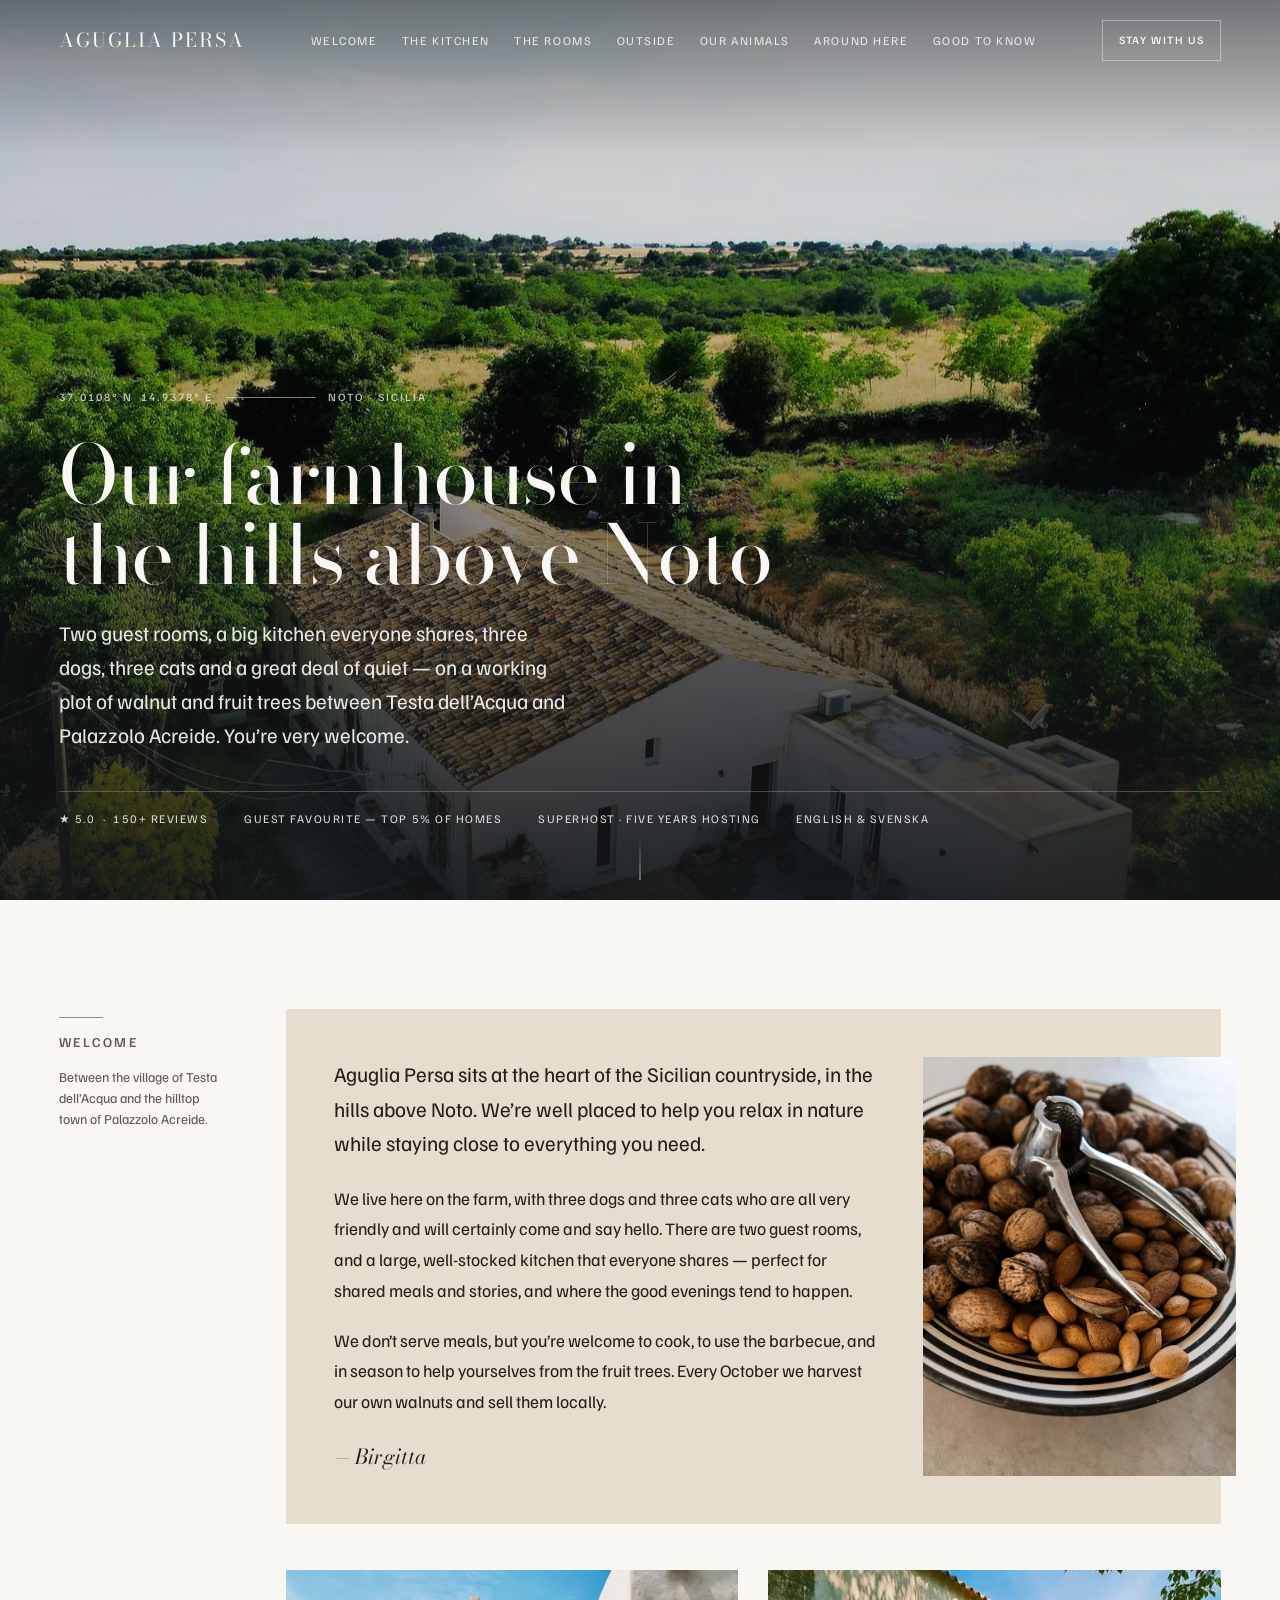
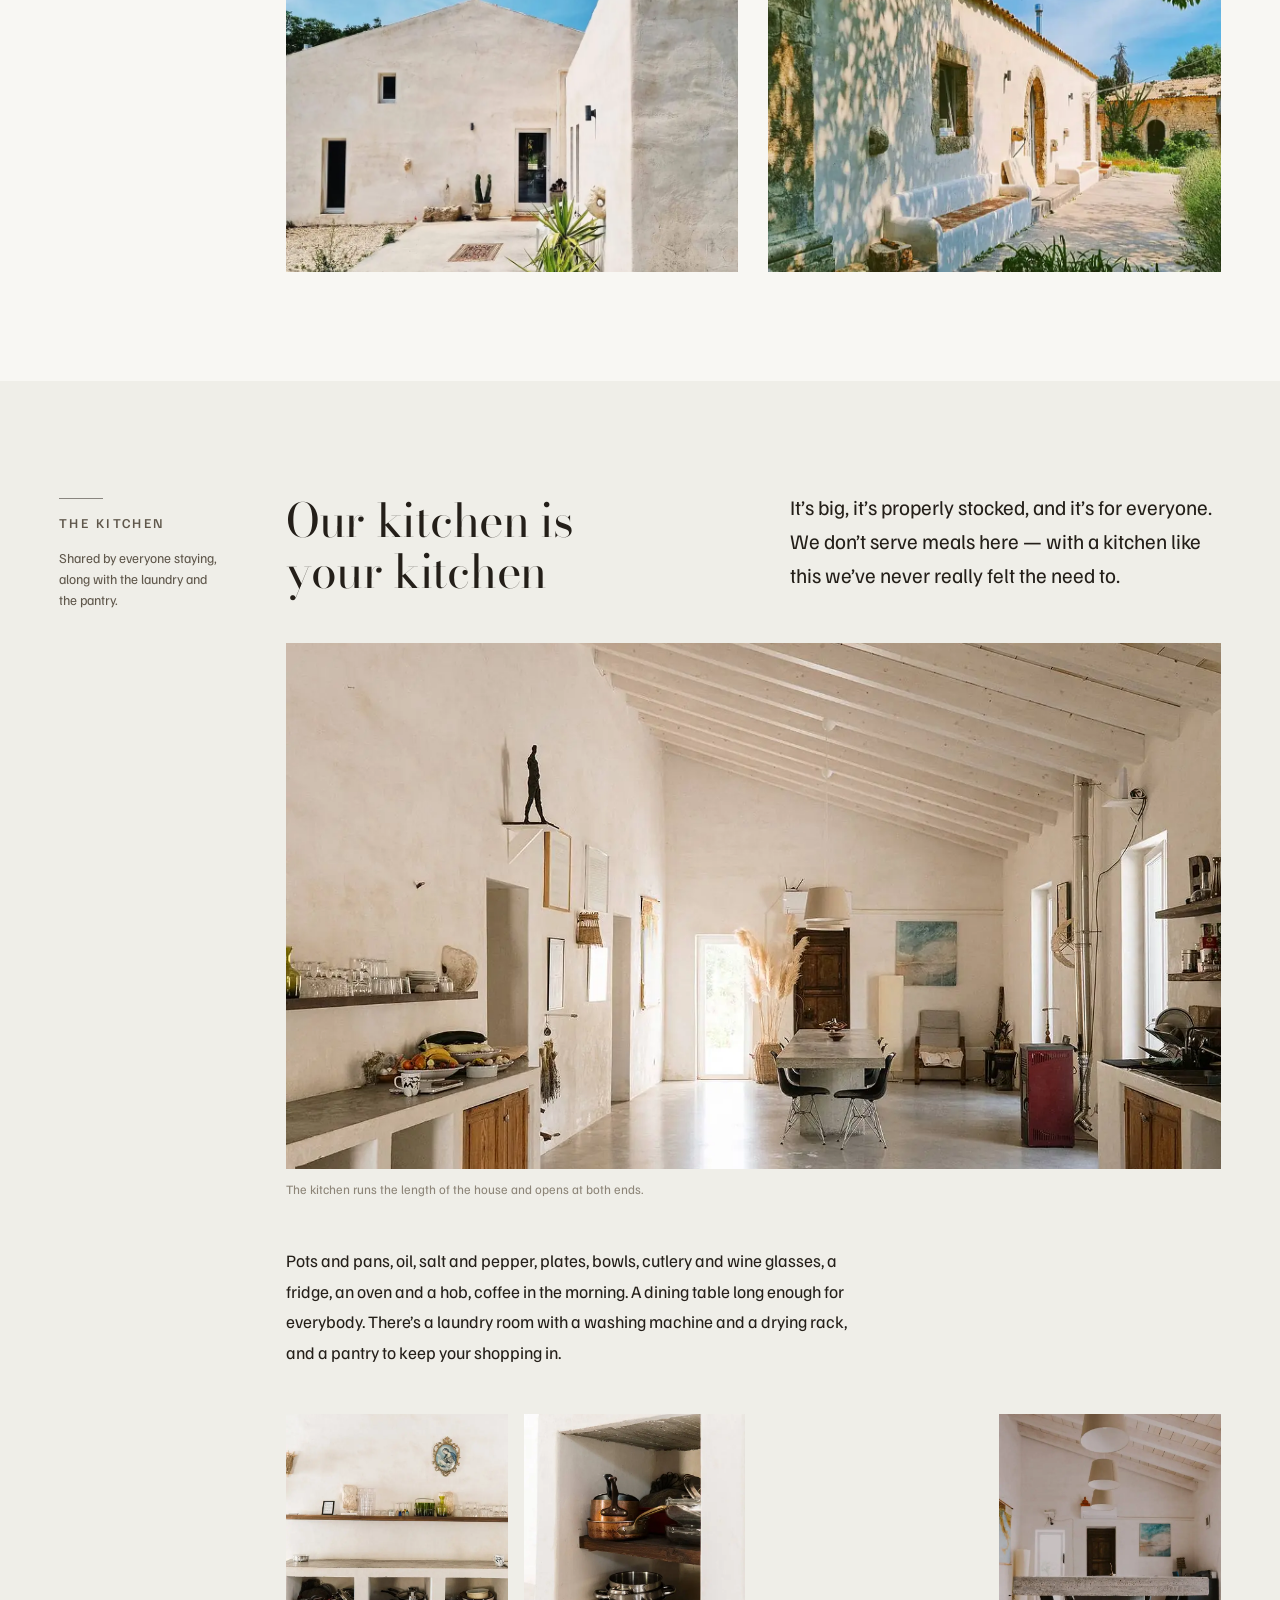
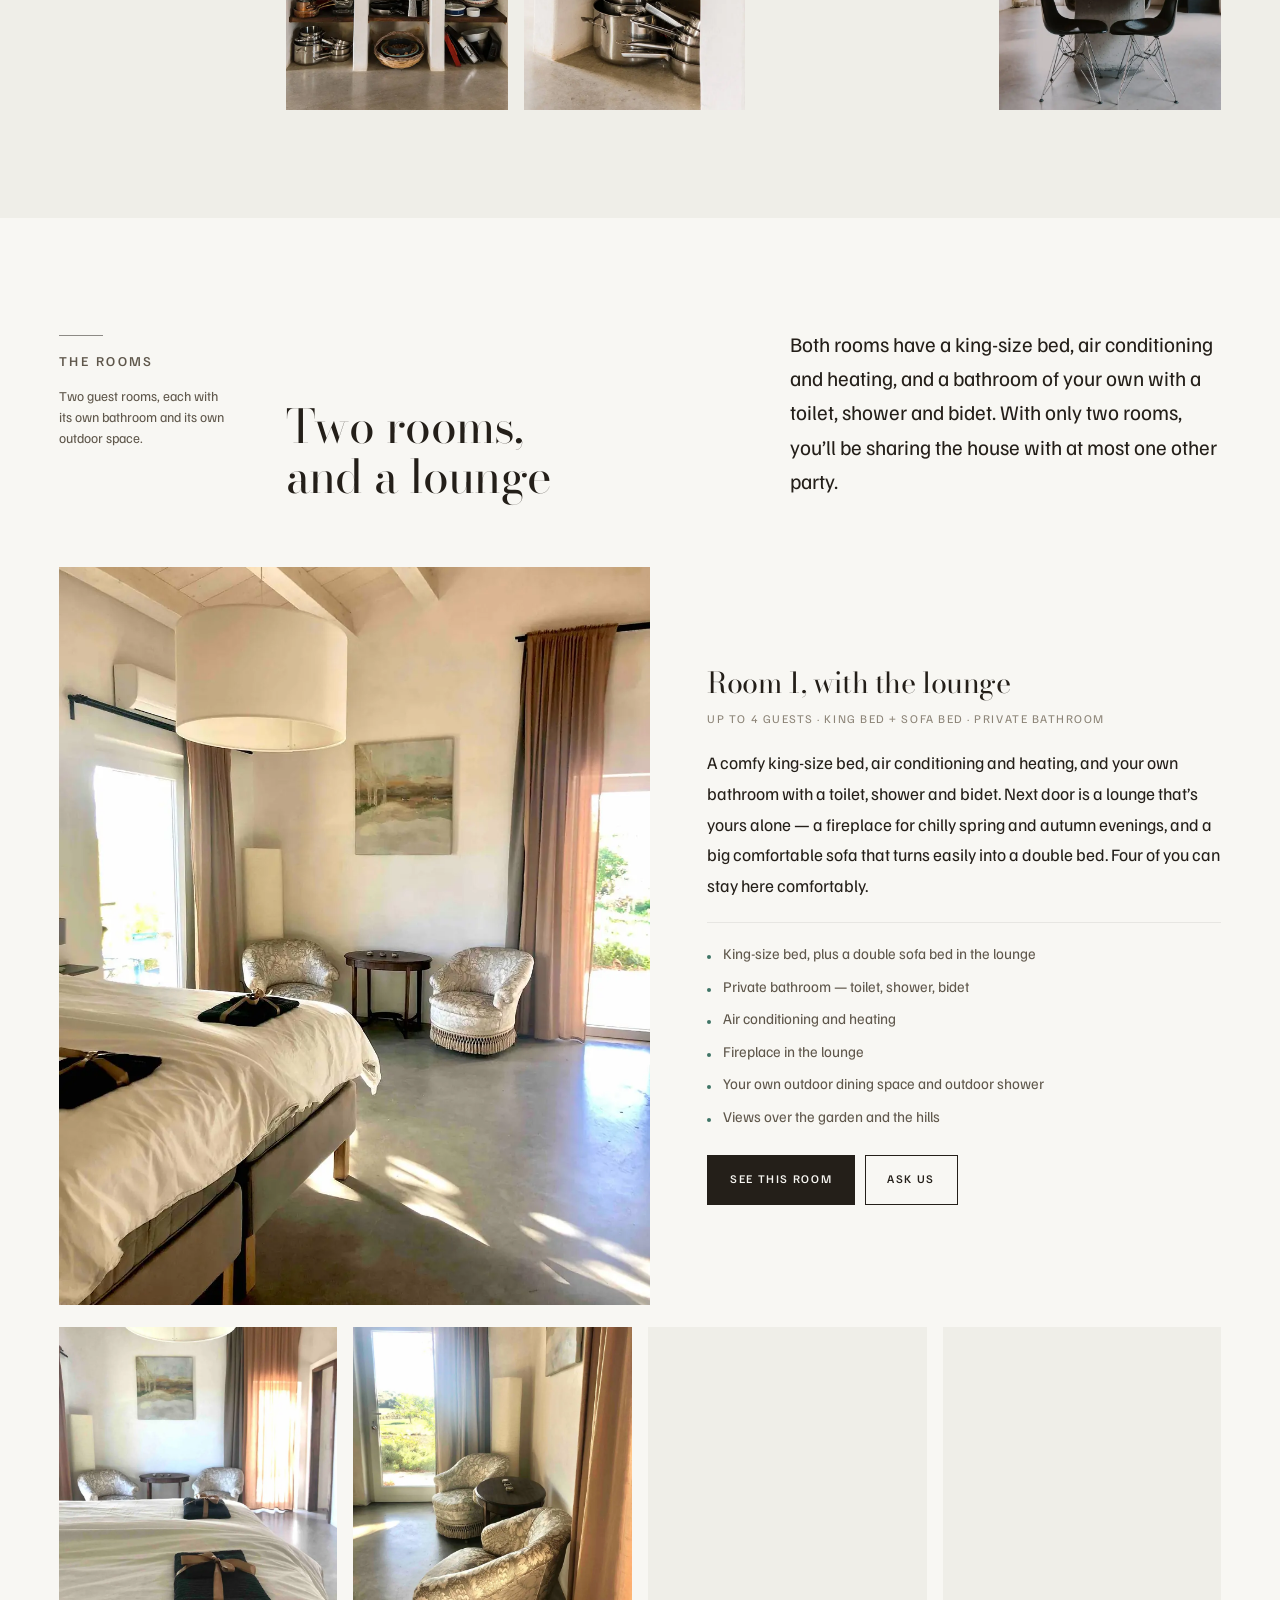
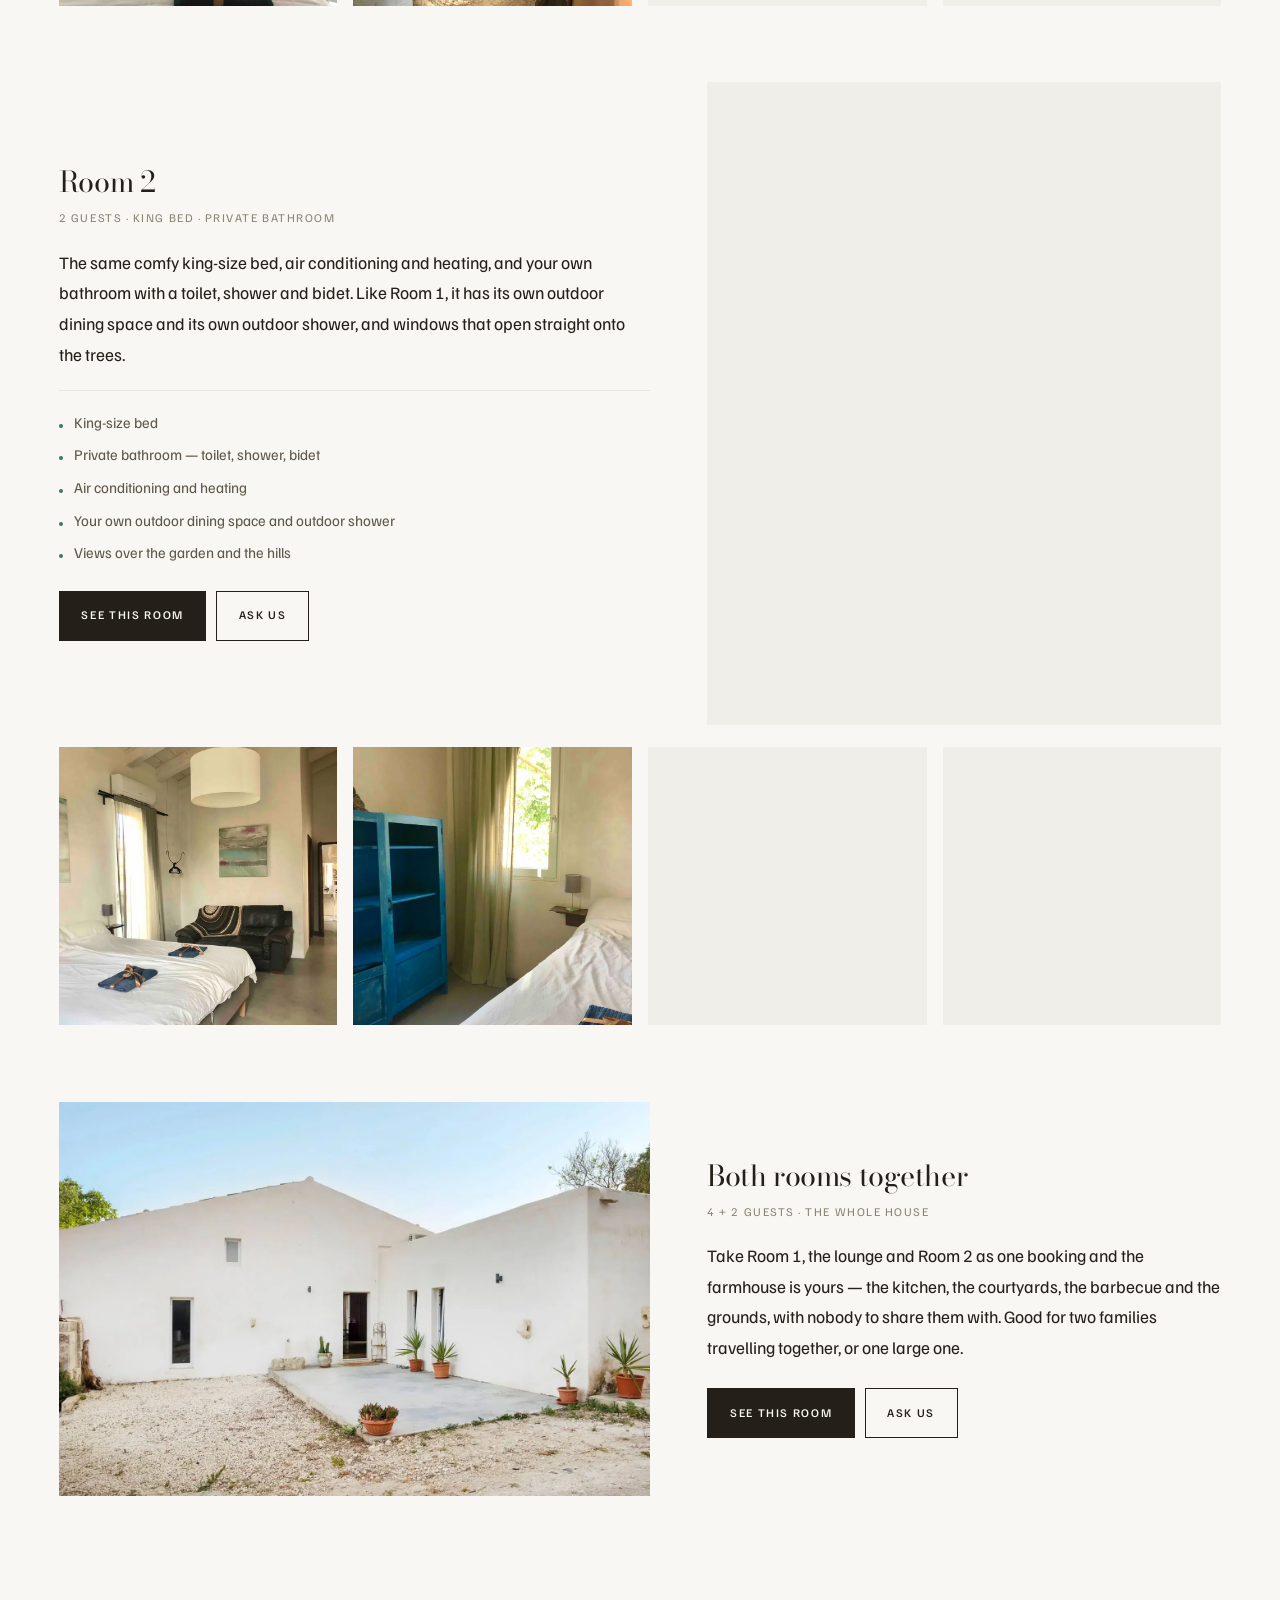
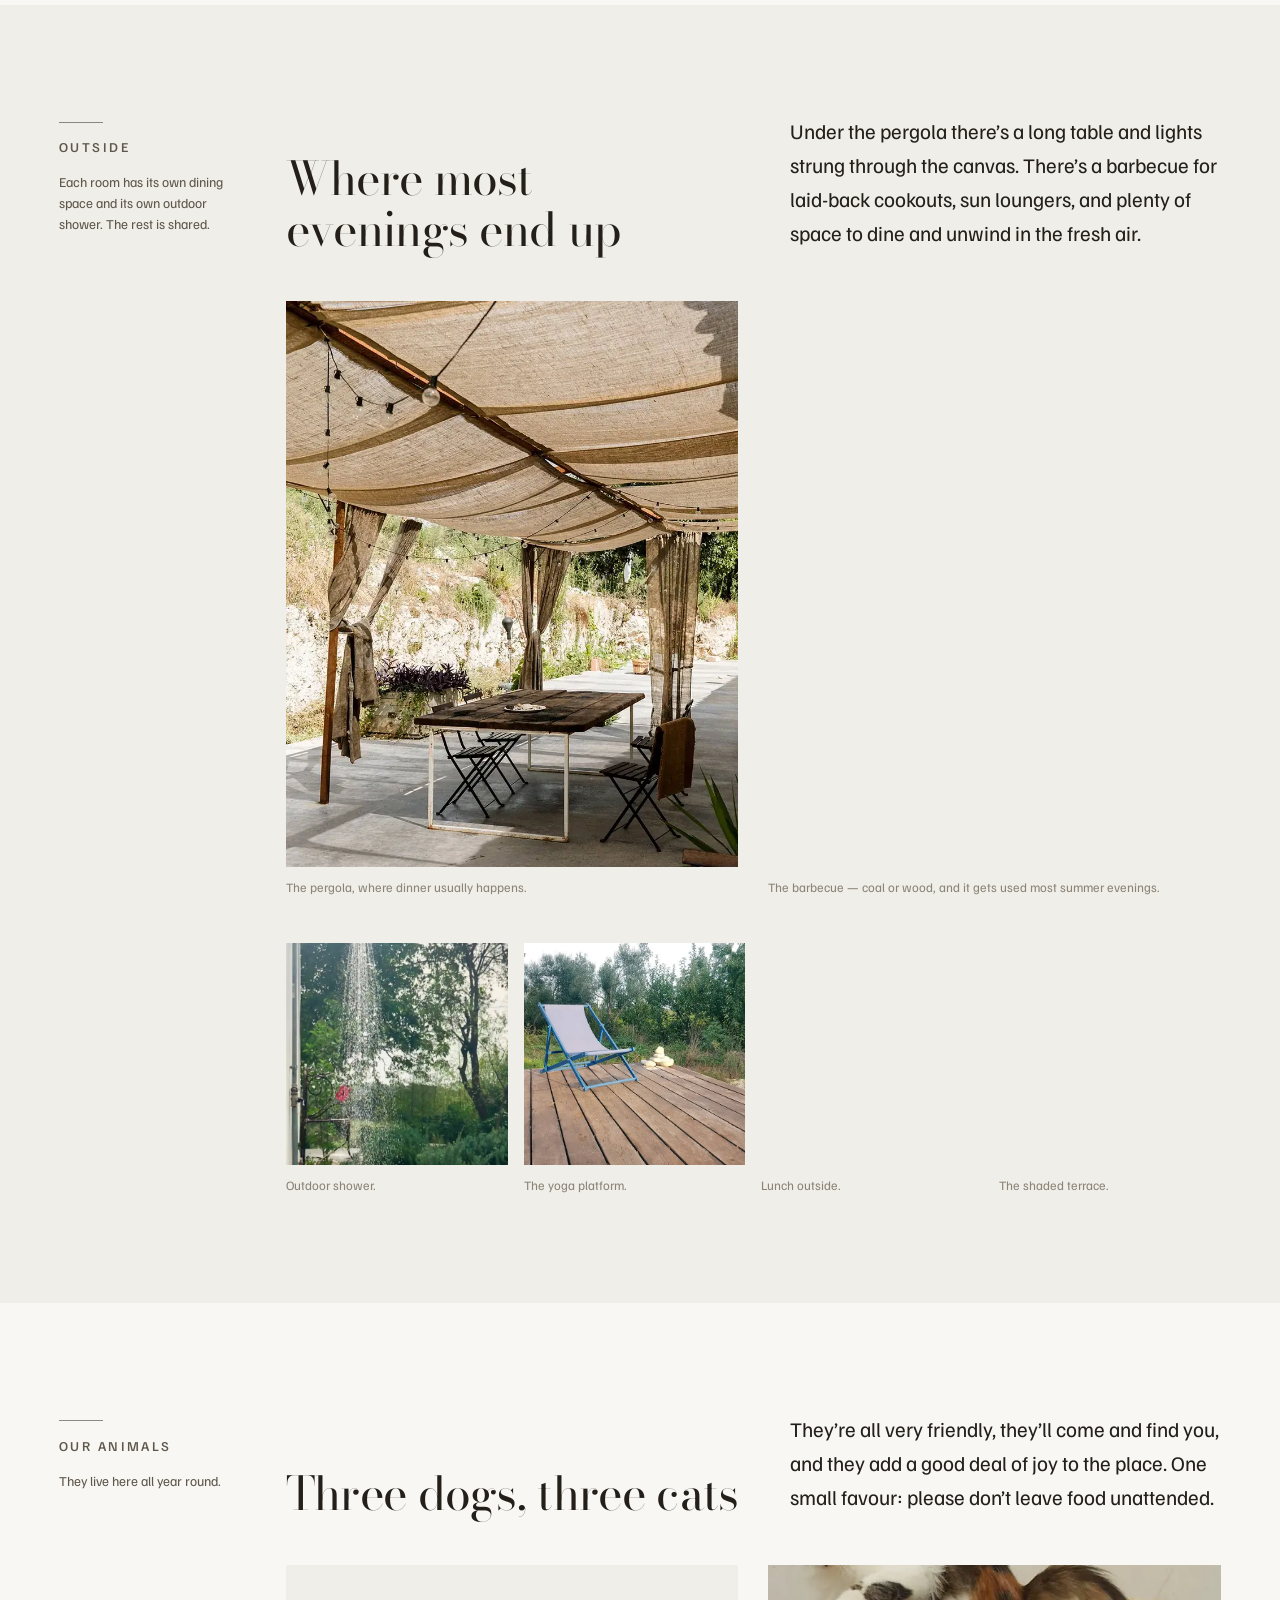
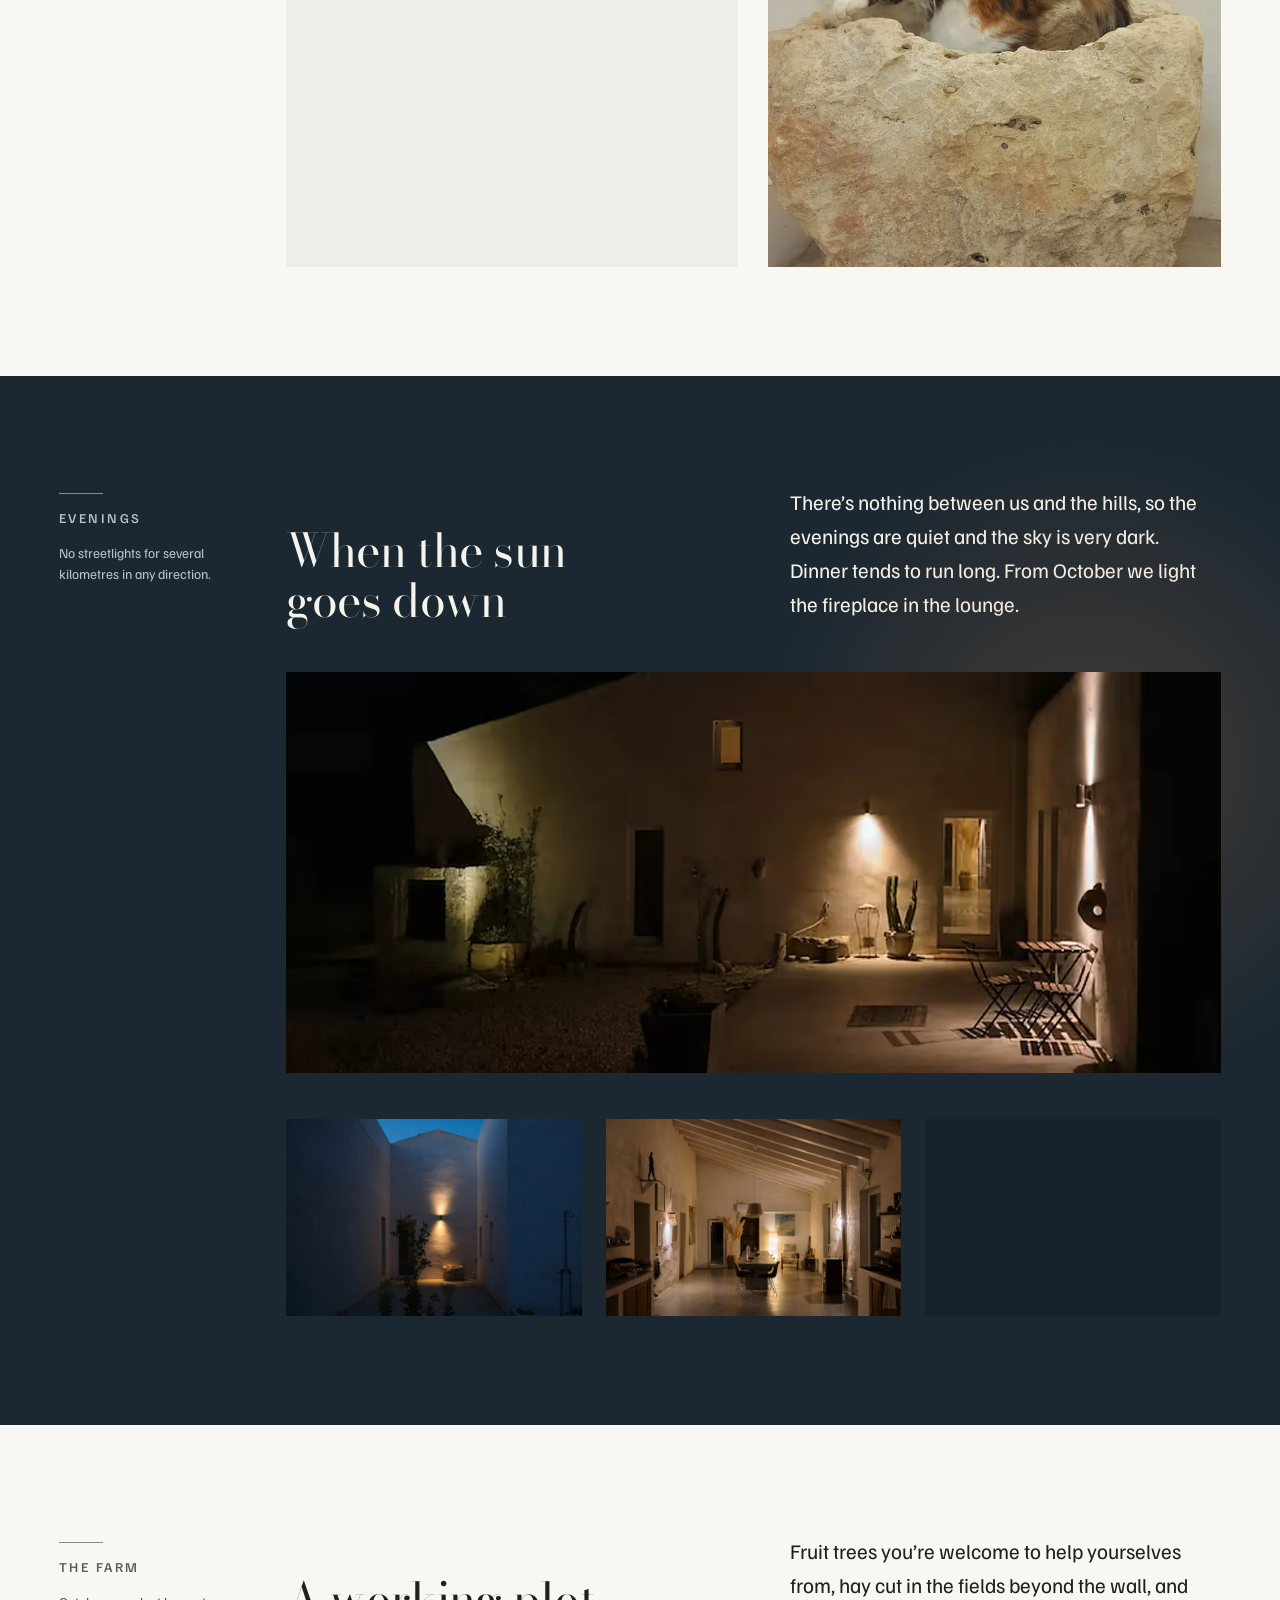
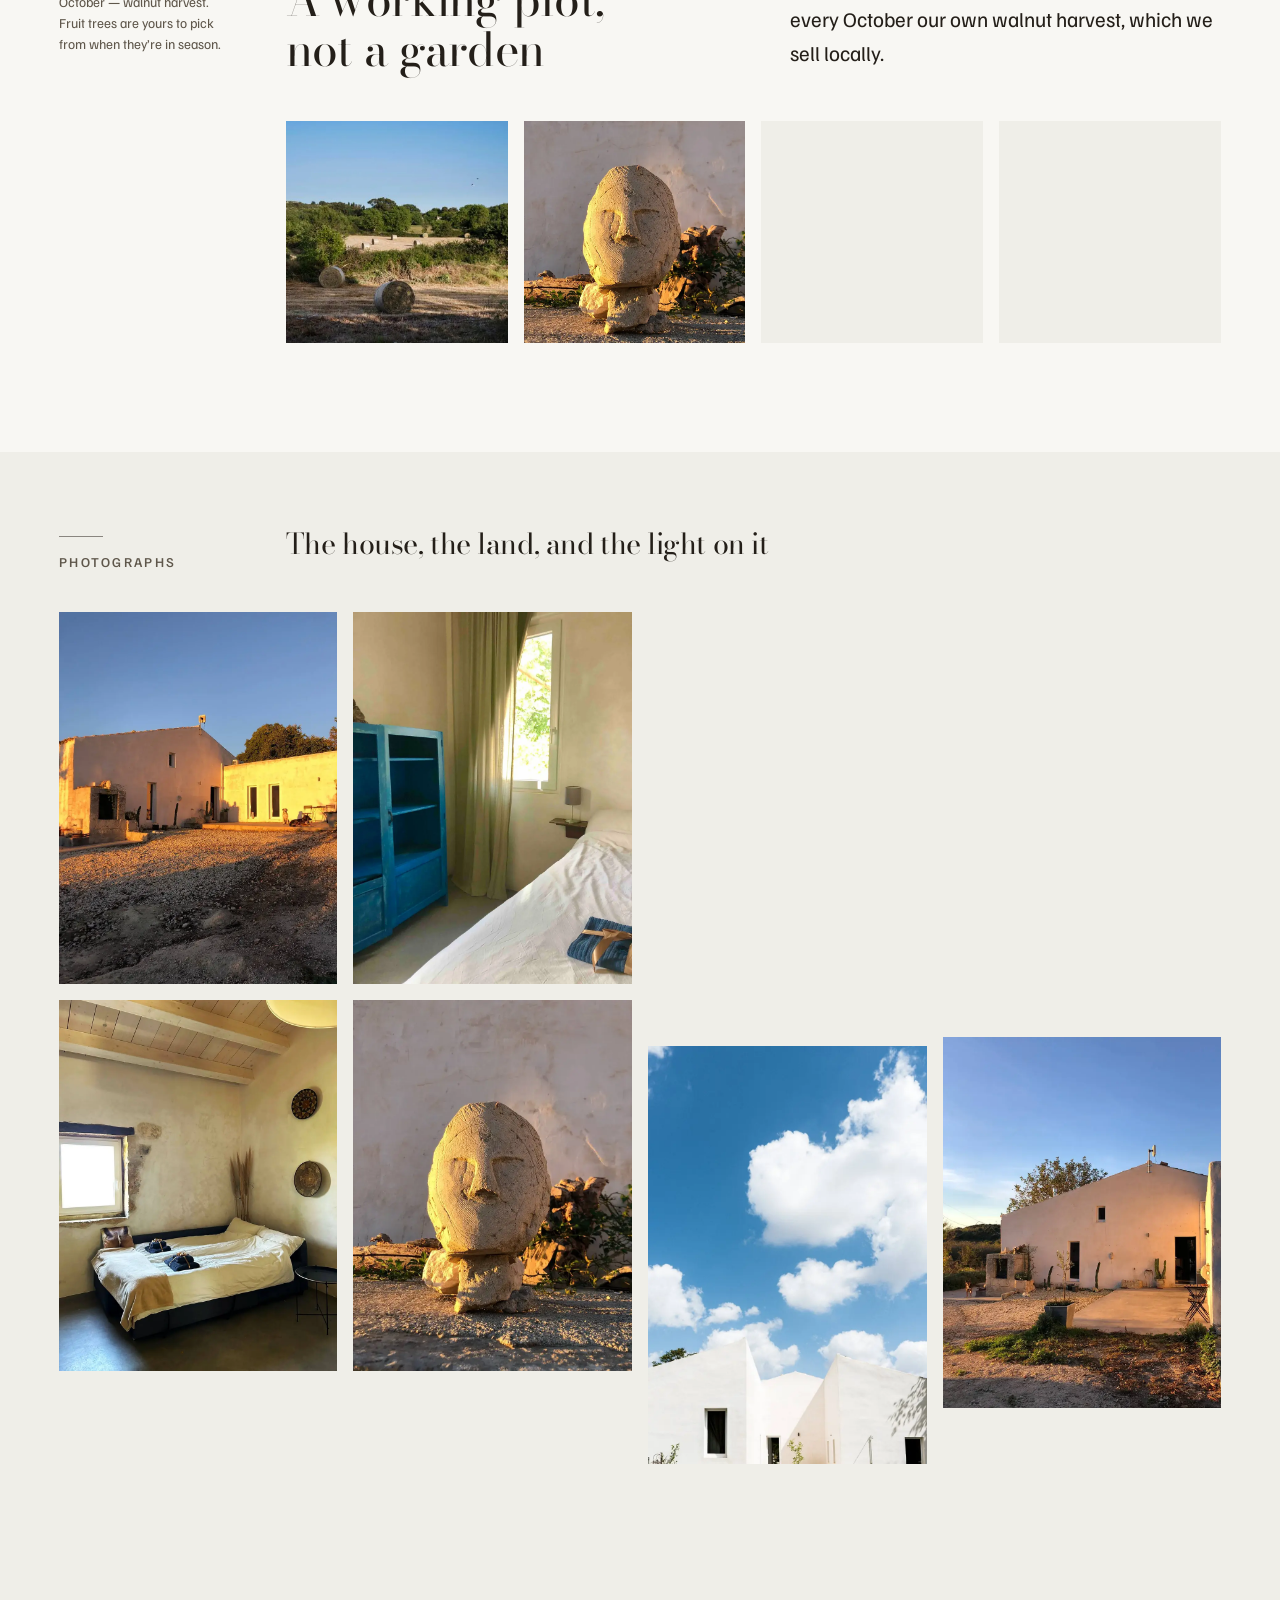
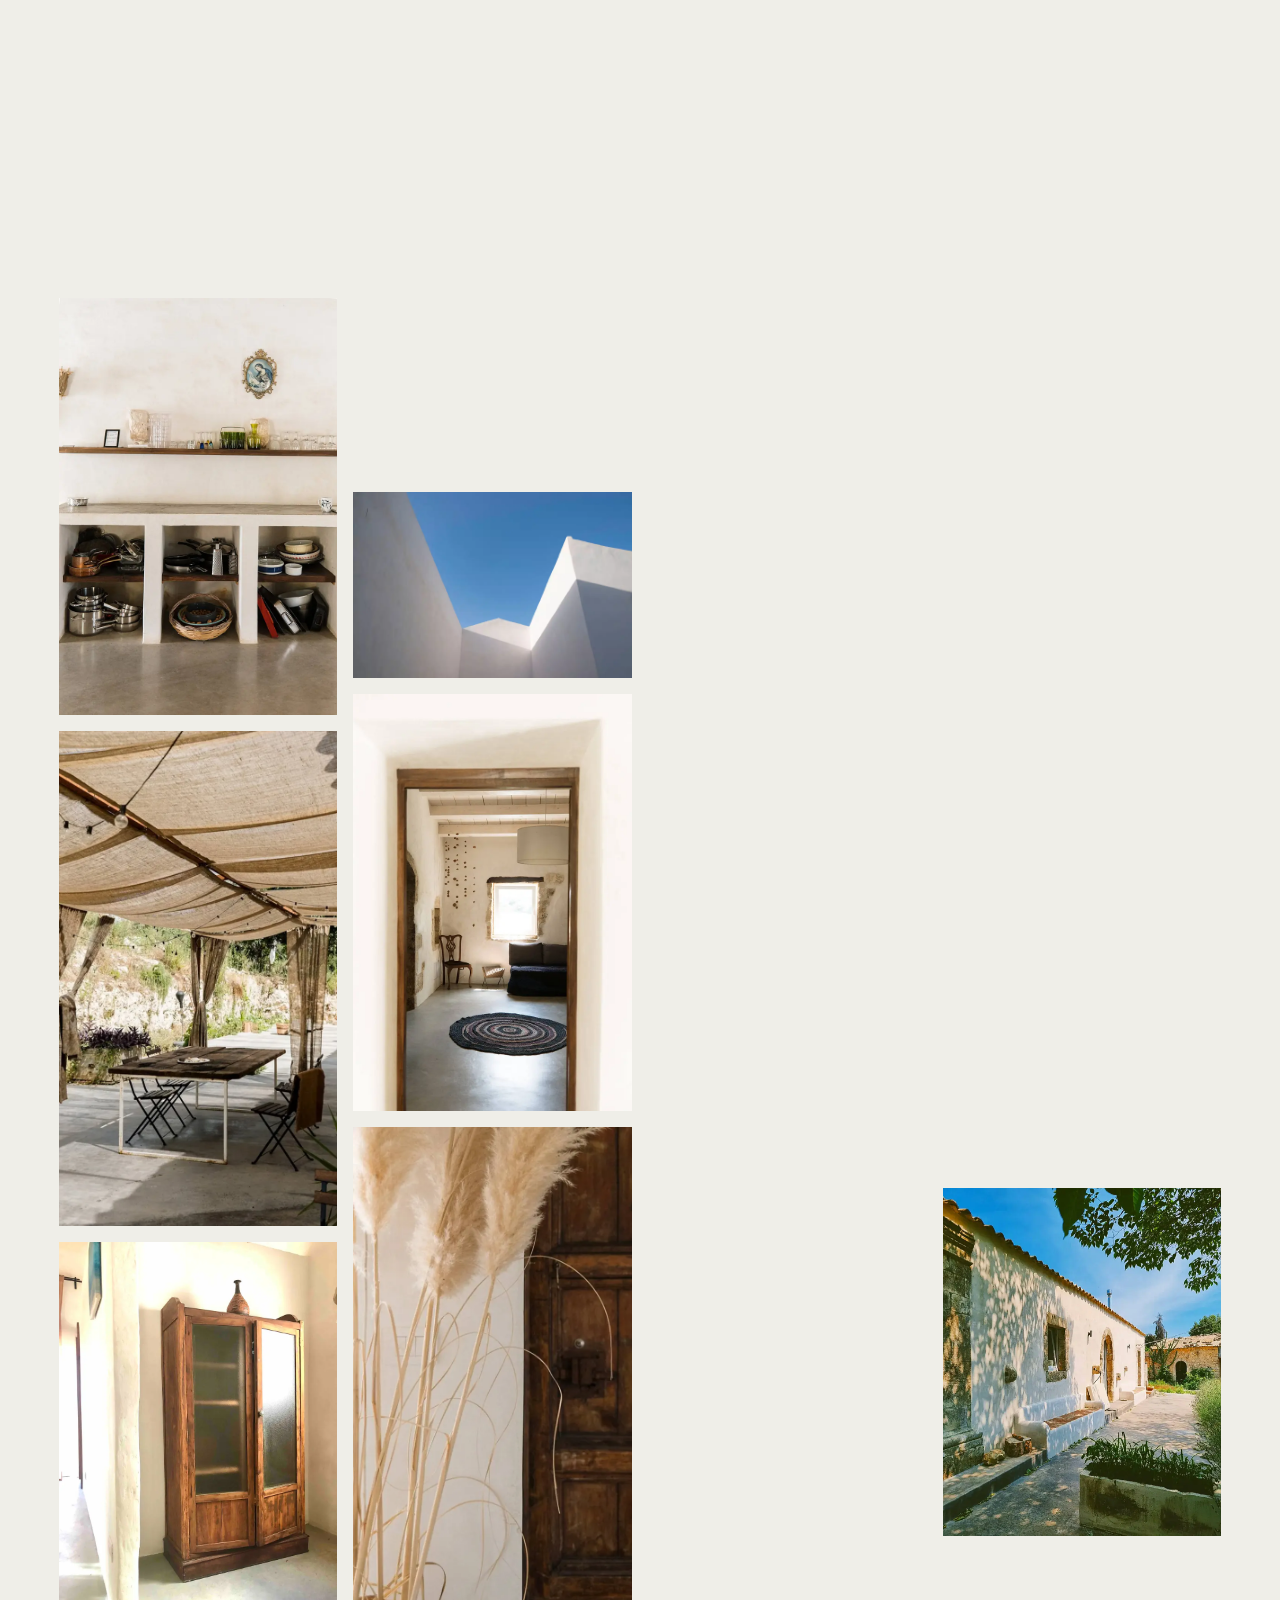
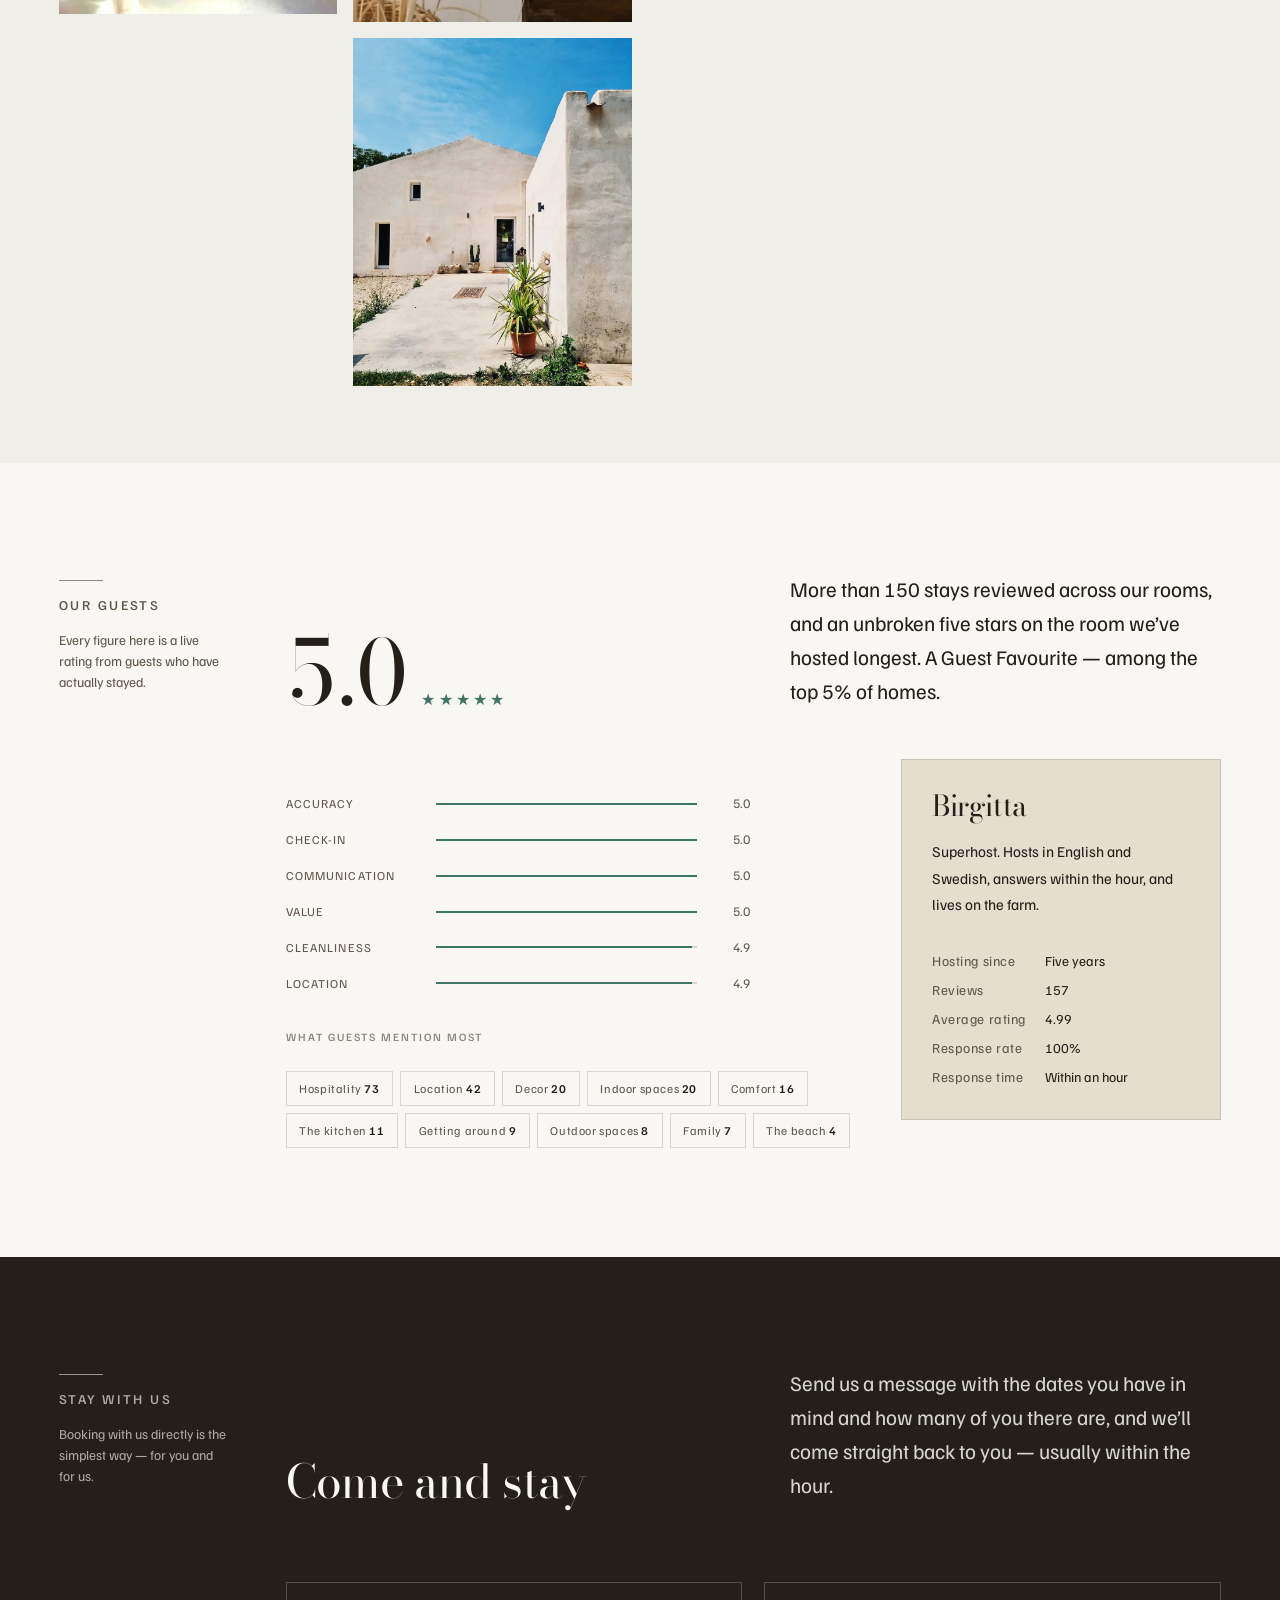
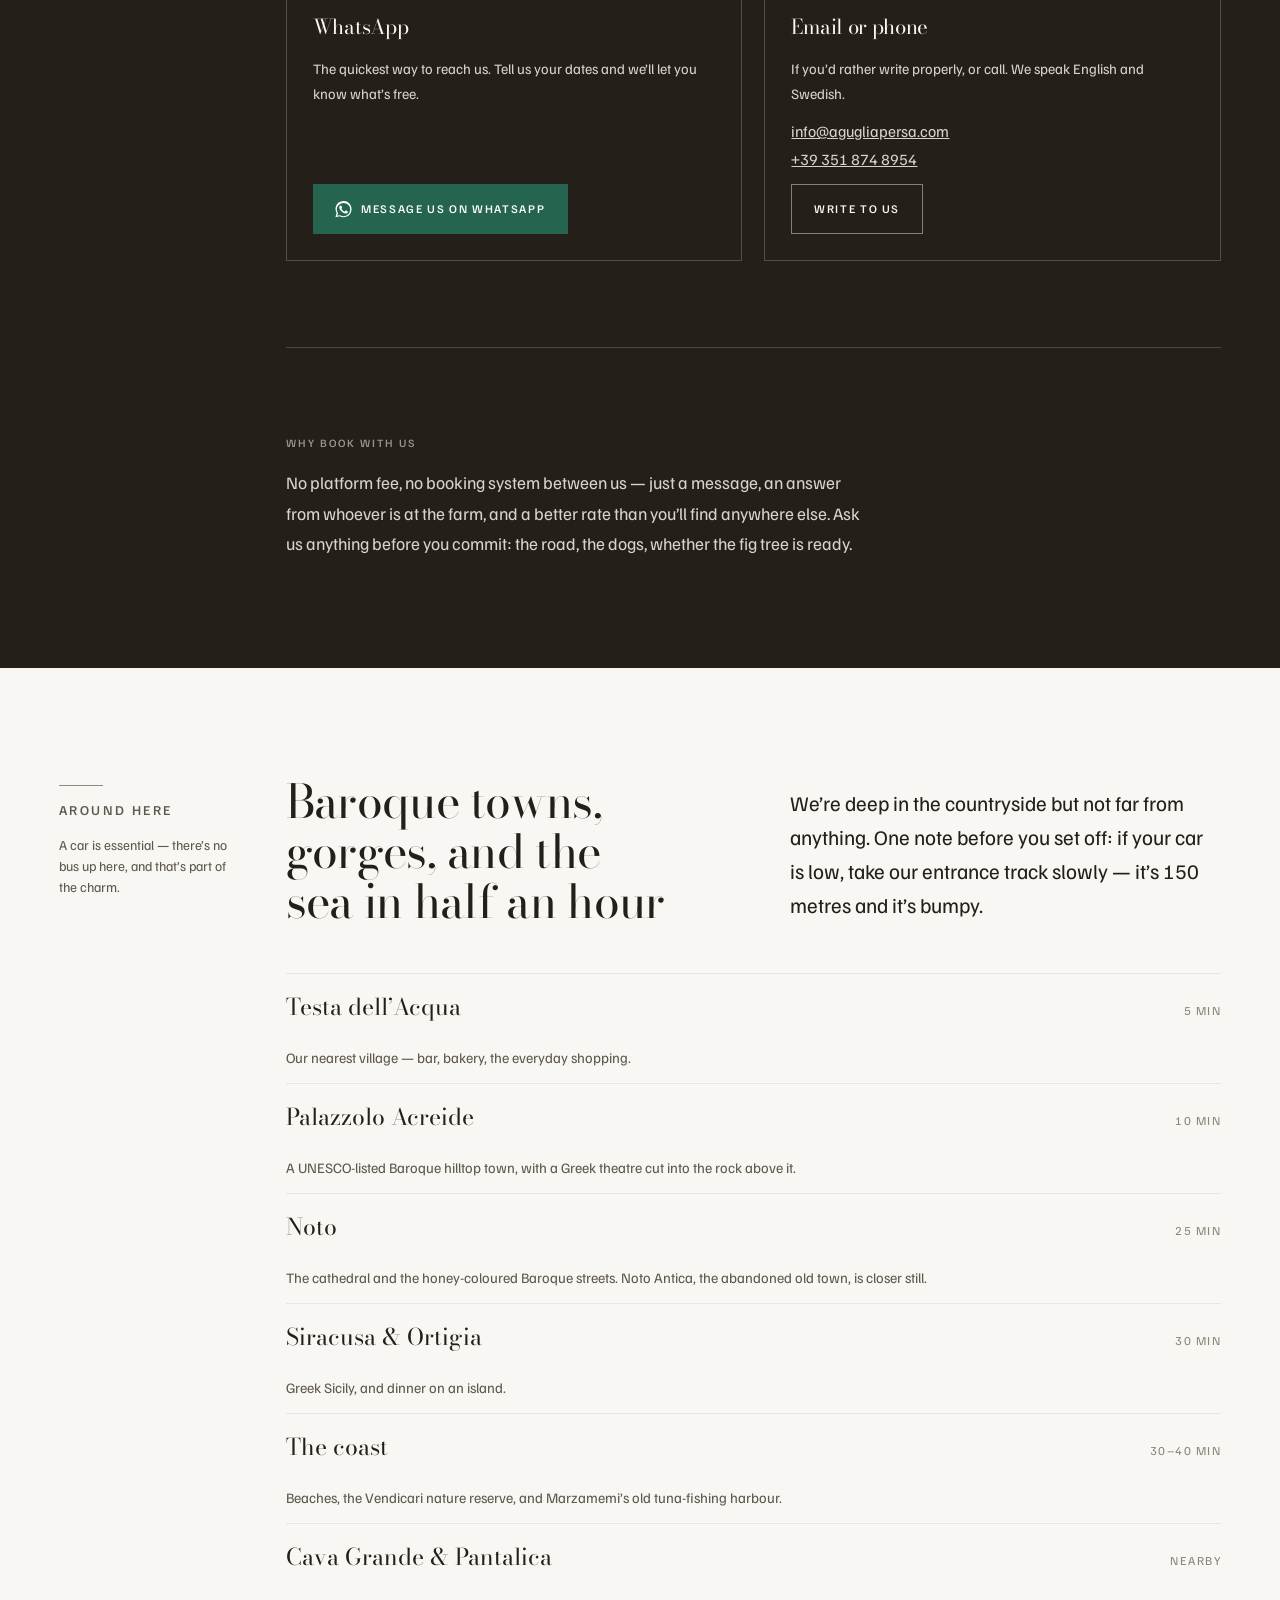
<file: index.html>
<!DOCTYPE html>
<html lang="en">
<head>
<meta charset="utf-8">
<meta name="viewport" content="width=device-width, initial-scale=1">
<title>Aguglia Persa — our farmhouse in the hills above Noto</title>
<meta name="description" content="A family-run Sicilian farmhouse between Testa dell'Acqua and Palazzolo Acreide, in the hills above Noto. Two guest rooms, a big shared kitchen, three dogs, three cats and a lot of quiet. Book direct on WhatsApp.">
<meta name="theme-color" content="#241F19">
<link rel="canonical" href="https://www.agugliapersa.com/">

<meta property="og:type" content="website">
<meta property="og:title" content="Aguglia Persa — our farmhouse in the hills above Noto">
<meta property="og:description" content="A family-run Sicilian farmhouse between Testa dell'Acqua and Palazzolo Acreide, in the hills above Noto. Two guest rooms, a big shared kitchen, three dogs, three cats and a lot of quiet. Book direct on WhatsApp.">
<meta property="og:url" content="https://www.agugliapersa.com/">
<meta property="og:image" content="https://www.agugliapersa.com/farm-from-above.webp">
<meta name="twitter:card" content="summary_large_image">

<link rel="icon" href="favicon.svg" type="image/svg+xml">
<link rel="alternate icon" href="favicon.ico" sizes="32x32">
<link rel="apple-touch-icon" href="apple-touch-icon.png">

<link rel="preload" href="familjen-grotesk.woff2" as="font" type="font/woff2" crossorigin>
<link rel="preload" href="bodoni-moda.woff2" as="font" type="font/woff2" crossorigin>
<link rel="stylesheet" href="style.css">

<script type="application/ld+json">
{
  "@context": "https://schema.org",
  "@type": "BedAndBreakfast",
  "name": "Aguglia Persa",
  "url": "https://www.agugliapersa.com/",
  "email": "info@agugliapersa.com",
  "telephone": "+39 351 874 8954",
  "numberOfRooms": 2,
  "address": {
    "@type": "PostalAddress",
    "streetAddress": "La Nuova Commerciale 5, SP24",
    "addressLocality": "Testa dell'Acqua, Noto",
    "addressRegion": "Sicilia",
    "postalCode": "96017",
    "addressCountry": "IT"
  },
  "geo": {
    "@type": "GeoCoordinates",
    "latitude": 37.0107655,
    "longitude": 14.9377873
  },
  "aggregateRating": {
    "@type": "AggregateRating",
    "ratingValue": "5.0",
    "reviewCount": "157",
    "bestRating": "5"
  },
  "knowsLanguage": [
    "en",
    "sv"
  ],
  "amenityFeature": [
    {
      "@type": "LocationFeatureSpecification",
      "name": "Free parking on premises",
      "value": true
    },
    {
      "@type": "LocationFeatureSpecification",
      "name": "Shared kitchen",
      "value": true
    },
    {
      "@type": "LocationFeatureSpecification",
      "name": "Air conditioning",
      "value": true
    },
    {
      "@type": "LocationFeatureSpecification",
      "name": "Free Wi-Fi",
      "value": true
    },
    {
      "@type": "LocationFeatureSpecification",
      "name": "Outdoor shower",
      "value": true
    },
    {
      "@type": "LocationFeatureSpecification",
      "name": "BBQ area",
      "value": true
    },
    {
      "@type": "LocationFeatureSpecification",
      "name": "Fireplace",
      "value": true
    },
    {
      "@type": "LocationFeatureSpecification",
      "name": "Washing machine",
      "value": true
    },
    {
      "@type": "LocationFeatureSpecification",
      "name": "Cot and highchair",
      "value": true
    }
  ]
}
</script>
</head>
<body>

<a class="skip" href="#main">Skip to content</a>

<header class="site-head" id="head">
  <div class="wrap site-head__in">
    <a class="mark" href="#top">Aguglia&nbsp;Persa</a>
    <nav class="nav" aria-label="Primary">
      <a href="#welcome">Welcome</a>
      <a href="#kitchen">The kitchen</a>
      <a href="#rooms">The rooms</a>
      <a href="#outside">Outside</a>
      <a href="#animals">Our animals</a>
      <a href="#around">Around here</a>
      <a href="#know">Good to know</a>
    </nav>
    <div style="display:flex;gap:0.7rem;align-items:center">
      <a class="btn btn--sm head-cta" href="#book">Stay with us</a>
      <button class="burger" id="burger" aria-expanded="false" aria-controls="drawer" aria-label="Menu">
        <span></span><span></span><span></span>
      </button>
    </div>
  </div>
</header>

<nav class="drawer" id="drawer" aria-label="Mobile">
  <a href="#welcome">Welcome</a>
  <a href="#kitchen">The kitchen</a>
  <a href="#rooms">The rooms</a>
  <a href="#outside">Outside</a>
  <a href="#animals">Our animals</a>
  <a href="#around">Around here</a>
  <a href="#know">Good to know</a>
  <a href="#book">Stay with us</a>
</nav>

<main id="main">

<!-- ============================================================= HERO -- -->
<section class="hero" id="top">
  <div class="hero__media">
    <img width="1440" height="1440" src="farm-from-above.webp" alt="The farmhouse seen from above, its long tiled roof among olive and carob trees in the Sicilian countryside" fetchpriority="high">
  </div>
  <div class="wrap hero__in">
    <p class="label hero__eyebrow rise rise--1"><span>37.0108&deg;&nbsp;N&nbsp;&nbsp;14.9378&deg;&nbsp;E</span><span class="rule"></span><span>Noto&nbsp;&middot;&nbsp;Sicilia</span></p>
    <h1 class="d-xl rise rise--2">Our farmhouse in the hills above Noto</h1>
    <p class="lead rise rise--3">Two guest rooms, a big kitchen everyone shares, three dogs, three cats and a great deal of quiet &mdash; on a working plot of walnut and fruit trees between Testa dell&rsquo;Acqua and Palazzolo Acreide. You&rsquo;re very welcome.</p>
    <div class="hero__meta rise rise--4">
      <span>&#9733; 5.0 &nbsp;&middot;&nbsp; 150+ reviews</span>
      <span>Guest favourite &mdash; top 5% of homes</span>
      <span>Superhost &middot; five years hosting</span>
      <span>English &amp; svenska</span>
    </div>
  </div>
  <div class="scrollcue" aria-hidden="true"></div>
</section>

<!-- =========================================================== WELCOME -- -->
<section class="band" id="welcome">
  <div class="wrap mg">
    <div class="marg rv">
      <span class="rule"></span>
      <p class="label">Welcome</p>
      <p>Between the village of Testa dell&rsquo;Acqua and the hilltop town of Palazzolo Acreide.</p>
    </div>
    <div class="stack">
      <div class="note rv">
        <div>
        <p class="lead">Aguglia Persa sits at the heart of the Sicilian countryside, in the hills above Noto. We&rsquo;re well placed to help you relax in nature while staying close to everything you need.</p>
        <p style="margin-top:1.4rem">We live here on the farm, with three dogs and three cats who are all very friendly and will certainly come and say hello. There are two guest rooms, and a large, well-stocked kitchen that everyone shares &mdash; perfect for shared meals and stories, and where the good evenings tend to happen.</p>
        <p>We don&rsquo;t serve meals, but you&rsquo;re welcome to cook, to use the barbecue, and in season to help yourselves from the fruit trees. Every October we harvest our own walnuts and sell them locally.</p>
        <p class="sig">&mdash; Birgitta</p>
        </div>
        <div class="note__ph">
          <div class="ph ph--tall"><img width="734" height="1100" src="walnuts.webp" alt="A bowl of our walnuts and almonds with an old steel nutcracker" loading="lazy" decoding="async"></div>
        </div>
      </div>

      <div class="duo">
        <figure class="rv" data-d="1">
          <div class="ph ph--land"><img width="960" height="1200" src="front-courtyard.webp" alt="The white front of the farmhouse and its courtyard against a deep blue sky" loading="lazy" decoding="async"></div>
        </figure>
        <figure class="rv" data-d="2">
          <div class="ph ph--land"><img width="961" height="1200" src="stone-facade.webp" alt="Dappled shade falling across the old stone wall of the house, with herbs growing in a stone trough" loading="lazy" decoding="async"></div>
        </figure>
      </div>
    </div>
  </div>
</section>

<!-- =========================================================== KITCHEN -- -->
<section class="band" id="kitchen" style="background:var(--paper-2)">
  <div class="wrap mg">
    <div class="marg rv">
      <span class="rule"></span>
      <p class="label">The kitchen</p>
      <p>Shared by everyone staying, along with the laundry and the pantry.</p>
    </div>
    <div class="stack">
      <div class="rv intro">
        <h2 class="d-l">Our kitchen is your kitchen</h2>
        <p class="lead">It&rsquo;s big, it&rsquo;s properly stocked, and it&rsquo;s for everyone. We don&rsquo;t serve meals here &mdash; with a kitchen like this we&rsquo;ve never really felt the need to.</p>
      </div>

      <figure class="rv">
        <div class="ph ph--wide"><img width="1440" height="960" src="kitchen-long.webp" alt="The long shared kitchen: white beamed ceiling, polished concrete floor, wooden cabinets and open shelves" loading="lazy" decoding="async"></div>
        <figcaption>The kitchen runs the length of the house and opens at both ends.</figcaption>
      </figure>

      <div class="rv">
        <p>Pots and pans, oil, salt and pepper, plates, bowls, cutlery and wine glasses, a fridge, an oven and a hob, coffee in the morning. A dining table long enough for everybody. There&rsquo;s a laundry room with a washing machine and a drying rack, and a pantry to keep your shopping in.</p>
      </div>

      <div class="strip">
        <figure class="rv" data-d="1"><div class="ph ph--tall"><img width="734" height="1100" src="kitchen-shelves.webp" alt="Open plaster shelves stacked with pans, bowls and rows of coloured glasses" loading="lazy" decoding="async"></div></figure>
        <figure class="rv" data-d="2"><div class="ph ph--tall"><img width="734" height="1100" src="kitchen-pans.webp" alt="Copper and steel pans stored in a deep plastered niche" loading="lazy" decoding="async"></div></figure>
        <figure class="rv" data-d="3"><div class="ph ph--tall"><img width="734" height="1100" src="kitchen-stove.webp" alt="The corner of the kitchen with its gas hob, oven and tiled splashback" loading="lazy" decoding="async"></div></figure>
        <figure class="rv" data-d="4"><div class="ph ph--tall"><img width="733" height="1100" src="kitchen-table.webp" alt="The long concrete dining table with black chairs under three paper pendant lamps" loading="lazy" decoding="async"></div></figure>
      </div>
    </div>
  </div>
</section>

<!-- ============================================================= ROOMS -- -->
<section class="band" id="rooms">
  <div class="wrap mg">
    <div class="marg rv">
      <span class="rule"></span>
      <p class="label">The rooms</p>
      <p>Two guest rooms, each with its own bathroom and its own outdoor space.</p>
    </div>
    <div class="stack">
      <div class="rv intro">
        <h2 class="d-l">Two rooms, and a lounge</h2>
        <p class="lead">Both rooms have a king-size bed, air conditioning and heating, and a bathroom of your own with a toilet, shower and bidet. With only two rooms, you&rsquo;ll be sharing the house with at most one other party.</p>
      </div>
    </div>
  </div>

  <!-- Room 1 --------------------------------------------------------- -->
  <div class="wrap" style="margin-top:clamp(38px,5vw,72px)">
    <article class="roomblock rv">
      <div class="roomblock__ph">
        <div class="ph ph--port"><img width="1080" height="1440" src="room1-wide.webp" alt="Room 1: a bright bedroom with a king-size bed, two armchairs, a pendant lamp and a window onto the fields" loading="lazy" decoding="async"></div>
      </div>
      <div class="roomblock__body">
        <h3 class="d-m">Room 1, with the lounge</h3>
        <p class="who">Up to 4 guests &middot; king bed + sofa bed &middot; private bathroom</p>
        <p>A comfy king-size bed, air conditioning and heating, and your own bathroom with a toilet, shower and bidet. Next door is a lounge that&rsquo;s yours alone &mdash; a fireplace for chilly spring and autumn evenings, and a big comfortable sofa that turns easily into a double bed. Four of you can stay here comfortably.</p>
        <ul class="spec">
          <li>King-size bed, plus a double sofa bed in the lounge</li>
          <li>Private bathroom &mdash; toilet, shower, bidet</li>
          <li>Air conditioning and heating</li>
          <li>Fireplace in the lounge</li>
          <li>Your own outdoor dining space and outdoor shower</li>
          <li>Views over the garden and the hills</li>
        </ul>
        <div class="roomcta">
          <a class="btn" href="room-1.html">See this room</a>
          <a class="btn btn--line" href="https://wa.me/393518748954?text=Hello%20Aguglia%20Persa!%20I%27d%20like%20to%20ask%20about%20Room%201%20with%20the%20lounge." target="_blank" rel="noopener">Ask us</a>
        </div>
      </div>
    </article>

    <div class="strip" style="margin-top:clamp(14px,2vw,22px)">
      <figure class="rv" data-d="1"><div class="ph ph--sq"><img width="900" height="1200" src="room1-bed.webp" alt="The bed in Room 1, made up with folded towels laid out for arriving guests" loading="lazy" decoding="async"></div></figure>
      <figure class="rv" data-d="2"><div class="ph ph--sq"><img width="900" height="1200" src="room1-armchairs.webp" alt="Two armchairs and a small table beside the window in Room 1, looking out over green fields" loading="lazy" decoding="async"></div></figure>
      <figure class="rv" data-d="3"><div class="ph ph--sq"><img width="900" height="1200" src="lounge-wide.webp" alt="The private lounge: a deep blue sofa, a round woven rug and a pendant lamp under the beamed ceiling" loading="lazy" decoding="async"></div></figure>
      <figure class="rv" data-d="4"><div class="ph ph--sq"><img width="900" height="1200" src="room1-bathroom.webp" alt="The bathroom for Room 1, with a basin, mirror, toilet and bidet" loading="lazy" decoding="async"></div></figure>
    </div>
  </div>

  <!-- Room 2 --------------------------------------------------------- -->
  <div class="wrap" style="margin-top:clamp(46px,6vw,90px)">
    <article class="roomblock roomblock--flip rv">
      <div class="roomblock__ph">
        <div class="ph ph--port"><img width="1080" height="1440" src="room2-wide.webp" alt="Room 2: a king-size bed, a blue painted cabinet, a leather sofa and tall windows onto the trees" loading="lazy" decoding="async"></div>
      </div>
      <div class="roomblock__body">
        <h3 class="d-m">Room 2</h3>
        <p class="who">2 guests &middot; king bed &middot; private bathroom</p>
        <p>The same comfy king-size bed, air conditioning and heating, and your own bathroom with a toilet, shower and bidet. Like Room 1, it has its own outdoor dining space and its own outdoor shower, and windows that open straight onto the trees.</p>
        <ul class="spec">
          <li>King-size bed</li>
          <li>Private bathroom &mdash; toilet, shower, bidet</li>
          <li>Air conditioning and heating</li>
          <li>Your own outdoor dining space and outdoor shower</li>
          <li>Views over the garden and the hills</li>
        </ul>
        <div class="roomcta">
          <a class="btn" href="room-2.html">See this room</a>
          <a class="btn btn--line" href="https://wa.me/393518748954?text=Hello%20Aguglia%20Persa!%20I%27d%20like%20to%20ask%20about%20Room%202." target="_blank" rel="noopener">Ask us</a>
        </div>
      </div>
    </article>

    <div class="strip" style="margin-top:clamp(14px,2vw,22px)">
      <figure class="rv" data-d="1"><div class="ph ph--sq"><img width="900" height="1200" src="room2-bed-sofa.webp" alt="Room 2 made up for arrival, with towels folded on the bed" loading="lazy" decoding="async"></div></figure>
      <figure class="rv" data-d="2"><div class="ph ph--sq"><img width="900" height="1200" src="room2-cabinet.webp" alt="The tall blue-painted cabinet beside the bed in Room 2, with the green curtain at the window" loading="lazy" decoding="async"></div></figure>
      <figure class="rv" data-d="3"><div class="ph ph--sq"><img width="734" height="1100" src="room2-pampas.webp" alt="Morning light coming through the window of Room 2" loading="lazy" decoding="async"></div></figure>
      <figure class="rv" data-d="4"><div class="ph ph--sq"><img width="900" height="1200" src="room2-bathroom.webp" alt="The bathroom for Room 2, with a gilt mirror, basin, toilet and bidet" loading="lazy" decoding="async"></div></figure>
    </div>
  </div>

  <!-- Whole house ---------------------------------------------------- -->
  <div class="wrap" style="margin-top:clamp(46px,6vw,90px)">
    <article class="roomblock rv">
      <div class="roomblock__ph">
        <div class="ph ph--land"><img width="1440" height="960" src="front-wide.webp" alt="The whole farmhouse and its outbuildings seen from the hillside, surrounded by fields and trees" loading="lazy" decoding="async"></div>
      </div>
      <div class="roomblock__body">
        <h3 class="d-m">Both rooms together</h3>
        <p class="who">4 + 2 guests &middot; the whole house</p>
        <p>Take Room 1, the lounge and Room 2 as one booking and the farmhouse is yours &mdash; the kitchen, the courtyards, the barbecue and the grounds, with nobody to share them with. Good for two families travelling together, or one large one.</p>
        <div class="roomcta">
          <a class="btn" href="whole-house.html">See this room</a>
          <a class="btn btn--line" href="https://wa.me/393518748954?text=Hello%20Aguglia%20Persa!%20I%27d%20like%20to%20ask%20about%20the%20whole%20house." target="_blank" rel="noopener">Ask us</a>
        </div>
      </div>
    </article>
  </div>
</section>

<!-- =========================================================== OUTSIDE -- -->
<section class="band" id="outside" style="background:var(--paper-2)">
  <div class="wrap mg">
    <div class="marg rv">
      <span class="rule"></span>
      <p class="label">Outside</p>
      <p>Each room has its own dining space and its own outdoor shower. The rest is shared.</p>
    </div>
    <div class="stack">
      <div class="rv intro">
        <h2 class="d-l">Where most evenings end up</h2>
        <p class="lead">Under the pergola there&rsquo;s a long table and lights strung through the canvas. There&rsquo;s a barbecue for laid-back cookouts, sun loungers, and plenty of space to dine and unwind in the fresh air.</p>
      </div>

      <div class="duo">
        <figure class="rv" data-d="1">
          <div class="ph ph--port"><img width="800" height="1200" src="pergola-table.webp" alt="A long wooden table under the pergola, festoon lights strung through the draped canvas above" loading="lazy" decoding="async"></div>
          <figcaption>The pergola, where dinner usually happens.</figcaption>
        </figure>
        <figure class="rv" data-d="2">
          <div class="ph ph--port"><img width="619" height="1100" src="bbq-smoke.webp" alt="Smoke rising from the stone barbecue, green trees behind it" loading="lazy" decoding="async"></div>
          <figcaption>The barbecue &mdash; coal or wood, and it gets used most summer evenings.</figcaption>
        </figure>
      </div>

      <div class="strip">
        <figure class="rv" data-d="1"><div class="ph ph--sq"><img width="619" height="1100" src="outdoor-shower.webp" alt="An outdoor shower open to the garden, connected to one of the rooms" loading="lazy" decoding="async"></div><figcaption>Outdoor shower.</figcaption></figure>
        <figure class="rv" data-d="2"><div class="ph ph--sq"><img width="619" height="1100" src="deck-chair.webp" alt="A striped deckchair on the wooden platform among the trees" loading="lazy" decoding="async"></div><figcaption>The yoga platform.</figcaption></figure>
        <figure class="rv" data-d="3"><div class="ph ph--sq"><img width="734" height="1100" src="blue-table.webp" alt="Lunch laid out on the blue outdoor table with blue folding chairs" loading="lazy" decoding="async"></div><figcaption>Lunch outside.</figcaption></figure>
        <figure class="rv" data-d="4"><div class="ph ph--sq"><img width="1200" height="800" src="terrace-shaded.webp" alt="The shaded terrace beside the house with a long table and chairs under the trees" loading="lazy" decoding="async"></div><figcaption>The shaded terrace.</figcaption></figure>
      </div>
    </div>
  </div>
</section>

<!-- =========================================================== ANIMALS -- -->
<section class="band" id="animals">
  <div class="wrap mg">
    <div class="marg rv">
      <span class="rule"></span>
      <p class="label">Our animals</p>
      <p>They live here all year round.</p>
    </div>
    <div class="stack">
      <div class="rv intro">
        <h2 class="d-l">Three dogs, three cats</h2>
        <p class="lead">They&rsquo;re all very friendly, they&rsquo;ll come and find you, and they add a good deal of joy to the place. One small favour: please don&rsquo;t leave food unattended.</p>
      </div>
      <div class="duo">
        <figure class="rv" data-d="1">
          <div class="ph ph--land"><img width="900" height="1200" src="dog-deck.webp" alt="One of the farm dogs stretched out on the wooden deck in the afternoon sun" loading="lazy" decoding="async"></div>
        </figure>
        <figure class="rv" data-d="2">
          <div class="ph ph--land"><img width="619" height="1100" src="cat-basin.webp" alt="One of the cats curled up asleep on top of a carved stone basin" loading="lazy" decoding="async"></div>
        </figure>
      </div>
    </div>
  </div>
</section>

<!-- =========================================================== EVENING -- -->
<section class="band night" id="evening">
  <div class="night__glow" aria-hidden="true"></div>
  <div class="wrap mg">
    <div class="marg rv">
      <span class="rule"></span>
      <p class="label">Evenings</p>
      <p>No streetlights for several kilometres in any direction.</p>
    </div>
    <div class="stack">
      <div class="rv intro">
        <h2 class="d-l">When the sun goes down</h2>
        <p class="lead">There&rsquo;s nothing between us and the hills, so the evenings are quiet and the sky is very dark. Dinner tends to run long. From October we light the fireplace in the lounge.</p>
      </div>

      <figure class="rv">
        <div class="ph ph--pano"><img width="1420" height="642" src="farmhouse-night.webp" alt="The farmhouse at night, its white walls washed by warm lamplight, chairs set out on the courtyard" loading="lazy" decoding="async"></div>
      </figure>

      <div class="trio">
        <figure class="rv" data-d="1"><div class="ph ph--land"><img width="1440" height="889" src="courtyard-night.webp" alt="The narrow courtyard at blue hour, one lamp throwing light up the white wall" loading="lazy" decoding="async"></div></figure>
        <figure class="rv" data-d="2"><div class="ph ph--land"><img width="1440" height="960" src="interior-dusk.webp" alt="Inside at dusk, the long room lit by lamps with the dining table at the far end" loading="lazy" decoding="async"></div></figure>
        <figure class="rv" data-d="3"><div class="ph ph--land"><img width="701" height="953" src="cactus-moon.webp" alt="A tall cactus silhouetted against the moon above the old stone outbuildings" loading="lazy" decoding="async"></div></figure>
      </div>
    </div>
  </div>
</section>

<!-- ============================================================== LAND -- -->
<section class="band" id="land">
  <div class="wrap mg">
    <div class="marg rv">
      <span class="rule"></span>
      <p class="label">The farm</p>
      <p>October &mdash; walnut harvest. Fruit trees are yours to pick from when they&rsquo;re in season.</p>
    </div>
    <div class="stack">
      <div class="rv intro">
        <h2 class="d-l">A working plot, not a garden</h2>
        <p class="lead">Fruit trees you&rsquo;re welcome to help yourselves from, hay cut in the fields beyond the wall, and every October our own walnut harvest, which we sell locally.</p>
      </div>
      <div class="strip">
        <figure class="rv" data-d="1"><div class="ph ph--sq"><img width="1052" height="701" src="hay-bales-countryside.webp" alt="Round hay bales in the cut field beyond the wall" loading="lazy" decoding="async"></div></figure>
        <figure class="rv" data-d="2"><div class="ph ph--sq"><img width="825" height="1100" src="stone-head.webp" alt="A carved stone head standing among the old stones, warm in the evening light" loading="lazy" decoding="async"></div></figure>
        <figure class="rv" data-d="3"><div class="ph ph--sq"><img width="789" height="1052" src="flowering-cactus-arch.webp" alt="A flowering cactus climbing the old stone wall beside an arched door" loading="lazy" decoding="async"></div></figure>
        <figure class="rv" data-d="4"><div class="ph ph--sq"><img width="733" height="1100" src="room1-lock.webp" alt="The heavy iron lock on one of the old wooden doors" loading="lazy" decoding="async"></div></figure>
      </div>
    </div>
  </div>
</section>

<!-- ========================================================== GALLERY -- -->
<section class="band band--tight" id="gallery" style="background:var(--paper-2)">
  <div class="wrap">
    <div class="mg" style="margin-bottom:clamp(22px,3.4vw,40px)">
      <div class="marg rv"><span class="rule"></span><p class="label">Photographs</p></div>
      <h2 class="d-m rv">The house, the land, and the light on it</h2>
    </div>
    <div class="gal" id="gal"></div>
  </div>
</section>

<!-- ========================================================== REVIEWS -- -->
<section class="band" id="reviews">
  <div class="wrap mg">
    <div class="marg rv">
      <span class="rule"></span>
      <p class="label">Our guests</p>
      <p>Every figure here is a live rating from guests who have actually stayed.</p>
    </div>
    <div class="stack">
      <div class="rv intro">
        <div class="score">
          <span class="score__n">5.0</span>
          <span class="score__stars" aria-hidden="true">&#9733;&#9733;&#9733;&#9733;&#9733;</span>
        </div>
        <p class="lead">More than 150 stays reviewed across our rooms, and an unbroken five stars on the room we&rsquo;ve hosted longest. A Guest Favourite &mdash; among the top 5% of homes.</p>
      </div>

      <div class="rev-grid">
        <div class="rv">
          <div class="bars">
            <div class="bar"><span>Accuracy</span><span class="bar__t"><span class="bar__f" data-v="100"></span></span><span>5.0</span></div>
            <div class="bar"><span>Check-in</span><span class="bar__t"><span class="bar__f" data-v="100"></span></span><span>5.0</span></div>
            <div class="bar"><span>Communication</span><span class="bar__t"><span class="bar__f" data-v="100"></span></span><span>5.0</span></div>
            <div class="bar"><span>Value</span><span class="bar__t"><span class="bar__f" data-v="100"></span></span><span>5.0</span></div>
            <div class="bar"><span>Cleanliness</span><span class="bar__t"><span class="bar__f" data-v="98"></span></span><span>4.9</span></div>
            <div class="bar"><span>Location</span><span class="bar__t"><span class="bar__f" data-v="98"></span></span><span>4.9</span></div>
          </div>

          <p class="label" style="margin-top:2.1rem">What guests mention most</p>
          <div class="chips">
            <span class="chip">Hospitality <b>73</b></span>
            <span class="chip">Location <b>42</b></span>
            <span class="chip">Decor <b>20</b></span>
            <span class="chip">Indoor spaces <b>20</b></span>
            <span class="chip">Comfort <b>16</b></span>
            <span class="chip">The kitchen <b>11</b></span>
            <span class="chip">Getting around <b>9</b></span>
            <span class="chip">Outdoor spaces <b>8</b></span>
            <span class="chip">Family <b>7</b></span>
            <span class="chip">The beach <b>4</b></span>
          </div>
        </div>

        <div class="host rv" data-d="1">
          <h3 class="d-m">Birgitta</h3>
          <p style="font-size:0.94rem">Superhost. Hosts in English and Swedish, answers within the hour, and lives on the farm.</p>
          <dl>
            <dt>Hosting since</dt><dd>Five years</dd>
            <dt>Reviews</dt><dd>157</dd>
            <dt>Average rating</dt><dd>4.99</dd>
            <dt>Response rate</dt><dd>100%</dd>
            <dt>Response time</dt><dd>Within an hour</dd>
          </dl>
        </div>
      </div>
    </div>
  </div>
</section>

<!-- ============================================================= BOOK -- -->
<section class="band book" id="book">
  <div class="wrap mg">
    <div class="marg rv">
      <span class="rule"></span>
      <p class="label">Stay with us</p>
      <p>Booking with us directly is the simplest way &mdash; for you and for us.</p>
    </div>
    <div class="stack">
      <div class="rv intro">
        <h2 class="d-l">Come and stay</h2>
        <p class="lead">Send us a message with the dates you have in mind and how many of you there are, and we&rsquo;ll come straight back to you &mdash; usually within the hour.</p>
      </div>

      <div class="book__ways rv">
        <div class="way">
          <h3>WhatsApp</h3>
          <p>The quickest way to reach us. Tell us your dates and we&rsquo;ll let you know what&rsquo;s free.</p>
          <a class="btn btn--wa" href="https://wa.me/393518748954?text=Hello%20Aguglia%20Persa!%20I%27d%20like%20to%20ask%20about%20staying%20with%20you." target="_blank" rel="noopener">
            <svg viewBox="0 0 24 24" fill="currentColor" aria-hidden="true"><path d="M17.47 14.38c-.3-.15-1.75-.86-2.02-.96-.27-.1-.47-.15-.67.15-.2.3-.77.96-.94 1.16-.17.2-.35.22-.65.07-.3-.15-1.25-.46-2.38-1.47-.88-.78-1.47-1.75-1.64-2.05-.17-.3-.02-.46.13-.61.13-.13.3-.35.45-.52.15-.17.2-.3.3-.5.1-.2.05-.37-.02-.52-.08-.15-.67-1.61-.92-2.2-.24-.58-.49-.5-.67-.51h-.57c-.2 0-.52.07-.79.37-.27.3-1.04 1.02-1.04 2.48s1.06 2.88 1.21 3.08c.15.2 2.1 3.2 5.08 4.49.71.3 1.26.49 1.69.63.71.22 1.36.19 1.87.12.57-.09 1.75-.72 2-1.41.25-.69.25-1.28.17-1.41-.07-.13-.27-.2-.57-.35M12.04 21.5h-.01a9.4 9.4 0 0 1-4.79-1.31l-.34-.2-3.56.93.95-3.47-.22-.36a9.38 9.38 0 0 1-1.44-5.01c0-5.18 4.22-9.4 9.42-9.4a9.35 9.35 0 0 1 6.65 2.76 9.32 9.32 0 0 1 2.76 6.65c0 5.18-4.23 9.41-9.42 9.41M20.4 3.58A11.36 11.36 0 0 0 12.04.13C5.8.13.73 5.2.73 11.43c0 2 .52 3.94 1.51 5.66L.63 23l6.05-1.59a11.36 11.36 0 0 0 5.36 1.37h.01c6.24 0 11.31-5.07 11.31-11.3 0-3.02-1.17-5.86-3.31-8"/></svg>
            Message us on WhatsApp
          </a>
        </div>
        <div class="way">
          <h3>Email or phone</h3>
          <p>If you&rsquo;d rather write properly, or call. We speak English and Swedish.</p>
          <p style="font-size:0.98rem">
            <a href="mailto:info@agugliapersa.com" style="color:inherit">info@agugliapersa.com</a><br>
            <a href="tel:+393518748954" style="color:inherit">+39&nbsp;351&nbsp;874&nbsp;8954</a>
          </p>
          <a class="btn btn--line" href="mailto:info@agugliapersa.com?subject=Staying%20at%20Aguglia%20Persa">Write to us</a>
        </div>
      </div>

      <hr class="hr">

      <div class="rv">
        <p class="label">Why book with us</p>
        <p style="margin-top:0.8rem">No platform fee, no booking system between us &mdash; just a message, an answer from whoever is at the farm, and a better rate than you&rsquo;ll find anywhere else. Ask us anything before you commit: the road, the dogs, whether the fig tree is ready.</p>
      </div>
    </div>
  </div>
</section>

<!-- =========================================================== AROUND -- -->
<section class="band" id="around">
  <div class="wrap mg">
    <div class="marg rv">
      <span class="rule"></span>
      <p class="label">Around here</p>
      <p>A car is essential &mdash; there&rsquo;s no bus up here, and that&rsquo;s part of the charm.</p>
    </div>
    <div class="stack">
      <div class="rv intro">
        <h2 class="d-l">Baroque towns, gorges, and the sea in half an hour</h2>
        <p class="lead">We&rsquo;re deep in the countryside but not far from anything. One note before you set off: if your car is low, take our entrance track slowly &mdash; it&rsquo;s 150 metres and it&rsquo;s bumpy.</p>
      </div>
      <ul class="dist rv">
        <li>
          <span class="place">Testa dell&rsquo;Acqua</span><span class="time">5 min</span>
          <p class="what">Our nearest village &mdash; bar, bakery, the everyday shopping.</p>
        </li>
        <li>
          <span class="place">Palazzolo Acreide</span><span class="time">10 min</span>
          <p class="what">A UNESCO-listed Baroque hilltop town, with a Greek theatre cut into the rock above it.</p>
        </li>
        <li>
          <span class="place">Noto</span><span class="time">25 min</span>
          <p class="what">The cathedral and the honey-coloured Baroque streets. Noto Antica, the abandoned old town, is closer still.</p>
        </li>
        <li>
          <span class="place">Siracusa &amp; Ortigia</span><span class="time">30 min</span>
          <p class="what">Greek Sicily, and dinner on an island.</p>
        </li>
        <li>
          <span class="place">The coast</span><span class="time">30&ndash;40 min</span>
          <p class="what">Beaches, the Vendicari nature reserve, and Marzamemi&rsquo;s old tuna-fishing harbour.</p>
        </li>
        <li>
          <span class="place">Cava Grande &amp; Pantalica</span><span class="time">Nearby</span>
          <p class="what">Two great limestone gorges &mdash; waterfalls, natural swimming pools and rock-cut tombs. The Bauli caves and the walking paths start almost at our gate.</p>
        </li>
      </ul>
    </div>
  </div>
</section>

<!-- ==================================================== GOOD TO KNOW -- -->
<section class="band" id="know" style="background:var(--paper-2)">
  <div class="wrap mg">
    <div class="marg rv">
      <span class="rule"></span>
      <p class="label">Good to know</p>
      <p>What&rsquo;s here, and a few things worth knowing before you arrive.</p>
    </div>
    <div class="stack">
      <div class="rv intro">
        <h2 class="d-l">What&rsquo;s here</h2>
        <p class="lead">Everything is on one floor, there&rsquo;s free parking on the property, and Wi-Fi throughout &mdash; around 42 to 51 Mbps depending on the room.</p>
      </div>

      <div class="amen rv">
        <section>
          <h3>In your room</h3>
          <ul>
            <li>King-size bed</li>
            <li>Air conditioning and heating</li>
            <li>Private bathroom &mdash; toilet, shower, bidet</li>
            <li>Lock on the door, private entrance</li>
            <li>Blackout curtains</li>
            <li>Hangers and clothes storage</li>
            <li>Extra pillows and blankets</li>
            <li>Portable fan</li>
            <li>Hairdryer, iron</li>
            <li>Towels, bedding, soap, shampoo, shower gel and conditioner</li>
          </ul>
        </section>
        <section>
          <h3>The shared kitchen</h3>
          <ul>
            <li>Fridge, oven and hob</li>
            <li>Pots and pans, oil, salt and pepper</li>
            <li>Plates, bowls, cutlery, mugs, wine glasses</li>
            <li>Coffee</li>
            <li>Long dining table</li>
            <li>Pantry room</li>
            <li>Cleaning products</li>
            <li>Laundry room &mdash; washing machine, drying rack</li>
          </ul>
        </section>
        <section>
          <h3>Outside</h3>
          <ul>
            <li>Your own outdoor shower</li>
            <li>Your own outdoor dining area</li>
            <li>Barbecue &mdash; coal or wood &mdash; with utensils</li>
            <li>Pergola with a long table</li>
            <li>Sun loungers and outdoor furniture</li>
            <li>Private patio</li>
            <li>Yoga platform under the trees</li>
            <li>Fruit trees, yours to pick from in season</li>
            <li>Free parking on the property</li>
          </ul>
        </section>
        <section>
          <h3>In the house</h3>
          <ul>
            <li>Fireplace &mdash; wood and pellet</li>
            <li>Everything on one floor, no stairs</li>
            <li>Private living room (Room 1)</li>
            <li>Hot water throughout</li>
            <li>Fire extinguisher</li>
            <li>Books and reading material</li>
            <li>Wi-Fi, 42&ndash;51 Mbps</li>
          </ul>
        </section>
        <section>
          <h3>Coming with children</h3>
          <ul>
            <li>Cot</li>
            <li>Highchair</li>
            <li>Children&rsquo;s books and toys</li>
            <li>Backyard (not fully fenced)</li>
          </ul>
        </section>
        <section>
          <h3>Just ask</h3>
          <ul>
            <li>A bathing tub, on request</li>
            <li>Drop your bags off before check-in or after check-out</li>
            <li>Cleaning during your stay</li>
            <li>Stays of 28 days or longer</li>
          </ul>
        </section>
      </div>

      <div class="rules rv">
        <h2 class="d-m">A few things, for everyone&rsquo;s wellbeing</h2>
        <ol>
          <li>We don&rsquo;t serve meals, but the kitchen is huge and fully equipped and for everyone to use &mdash; as is the barbecue area.</li>
          <li>Please don&rsquo;t flush paper or anything else down the toilet. Use the bins provided &mdash; it protects our old plumbing and the land around us.</li>
          <li>Please don&rsquo;t leave food unattended, because of the lovely dogs and cats who live here.</li>
          <li>No smoking indoors.</li>
          <li>Take care of your key &mdash; lost keys mean a replacement fee.</li>
          <li>We all clean up after ourselves in the shared areas.</li>
          <li>Quiet from 11pm.</li>
          <li>Please lock the doors when you leave the house.</li>
          <li>Most important of all: enjoy yourselves, and feel the peace and harmony here at Aguglia Persa.</li>
        </ol>
        <p class="welcome">Welcome!</p>
      </div>
    </div>
  </div>
</section>

<!-- ========================================================== CONTACT -- -->
<section class="band" id="contact">
  <div class="wrap">
    <div class="mg" style="margin-bottom:clamp(22px,3.4vw,40px)">
      <div class="marg rv"><span class="rule"></span><p class="label">Find us</p></div>
      <div class="rv"><h2 class="d-l">Between Testa dell&rsquo;Acqua and Palazzolo Acreide</h2></div>
    </div>

    <div class="contact-grid">
      <div class="rv">
        <address class="addr">
          <p style="font-size:1.05rem;line-height:1.7">
            Aguglia Persa<br>
            La Nuova Commerciale 5<br>
            SP24, Testa dell&rsquo;Acqua<br>
            96017 Noto (SR), Sicilia
          </p>
          <p>
            <a href="tel:+393518748954">+39&nbsp;351&nbsp;874&nbsp;8954</a><br>
            <a href="mailto:info@agugliapersa.com">info@agugliapersa.com</a>
          </p>
          <p class="label" style="margin-top:1.5rem">37.0107655&deg;&nbsp;N &nbsp; 14.9377873&deg;&nbsp;E</p>
        </address>
        <div style="display:flex;gap:0.6rem;flex-wrap:wrap;margin-top:1.7rem">
          <a class="btn" href="https://www.google.com/maps?q=37.0107655,14.9377873" target="_blank" rel="noopener">Open in Maps</a>
          <a class="btn btn--line" href="#book">Stay with us</a>
        </div>
      </div>
      <div class="rv" data-d="1">
        <div class="mapbox" data-src="https://www.google.com/maps?q=37.0107655,14.9377873&amp;z=14&amp;output=embed">
          <div class="mapbox__in">
            <svg class="mapbox__pin" viewBox="0 0 48 48" aria-hidden="true">
              <circle cx="24" cy="24" r="5" />
              <circle cx="24" cy="24" r="14" />
              <path d="M24 0v9M24 39v9M0 24h9M39 24h9" />
            </svg>
            <p class="label">Testa dell&rsquo;Acqua &middot; Noto &middot; Sicilia</p>
            <p class="mapbox__note">The map comes from Google. We only load it if you ask for it, so nothing about your visit is sent to them while you read.</p>
            <button class="btn btn--line mapBtn" type="button">Show the map</button>
          </div>
        </div>
      </div>
    </div>
  </div>
</section>

</main>

<footer class="site-foot">
  <div class="wrap site-foot__in">
    <span class="mark">Aguglia&nbsp;Persa</span>
    <span>&copy; 2026 Aguglia Persa &middot; Testa dell&rsquo;Acqua, Noto (SR)</span>
    <span>Reg. IT089013C2RLTCHNY3</span>
    <span><a href="mailto:info@agugliapersa.com">info@agugliapersa.com</a></span>
  </div>
</footer>

<a class="fab" id="fab" href="https://wa.me/393518748954?text=Hello%20Aguglia%20Persa!%20I%27d%20like%20to%20ask%20about%20staying%20with%20you." target="_blank" rel="noopener" aria-label="Message us on WhatsApp">
  <svg viewBox="0 0 24 24" fill="currentColor" aria-hidden="true"><path d="M17.47 14.38c-.3-.15-1.75-.86-2.02-.96-.27-.1-.47-.15-.67.15-.2.3-.77.96-.94 1.16-.17.2-.35.22-.65.07-.3-.15-1.25-.46-2.38-1.47-.88-.78-1.47-1.75-1.64-2.05-.17-.3-.02-.46.13-.61.13-.13.3-.35.45-.52.15-.17.2-.3.3-.5.1-.2.05-.37-.02-.52-.08-.15-.67-1.61-.92-2.2-.24-.58-.49-.5-.67-.51h-.57c-.2 0-.52.07-.79.37-.27.3-1.04 1.02-1.04 2.48s1.06 2.88 1.21 3.08c.15.2 2.1 3.2 5.08 4.49.71.3 1.26.49 1.69.63.71.22 1.36.19 1.87.12.57-.09 1.75-.72 2-1.41.25-.69.25-1.28.17-1.41-.07-.13-.27-.2-.57-.35M12.04 21.5h-.01a9.4 9.4 0 0 1-4.79-1.31l-.34-.2-3.56.93.95-3.47-.22-.36a9.38 9.38 0 0 1-1.44-5.01c0-5.18 4.22-9.4 9.42-9.4a9.35 9.35 0 0 1 6.65 2.76 9.32 9.32 0 0 1 2.76 6.65c0 5.18-4.23 9.41-9.42 9.41M20.4 3.58A11.36 11.36 0 0 0 12.04.13C5.8.13.73 5.2.73 11.43c0 2 .52 3.94 1.51 5.66L.63 23l6.05-1.59a11.36 11.36 0 0 0 5.36 1.37h.01c6.24 0 11.31-5.07 11.31-11.3 0-3.02-1.17-5.86-3.31-8"/></svg>
  <span>WhatsApp</span>
</a>

<div class="lb" id="lb" role="dialog" aria-modal="true" aria-label="Photograph">
  <img id="lbImg" alt="">
  <button class="lb__btn lb__close" id="lbClose" aria-label="Close">&#10005;</button>
  <div class="lb__bar">
    <span class="lb__cap" id="lbCap"></span>
    <span class="lb__nav">
      <span id="lbCount" style="align-self:center;margin-right:0.6rem"></span>
      <button class="lb__btn" id="lbPrev" aria-label="Previous">&#8592;</button>
      <button class="lb__btn" id="lbNext" aria-label="Next">&#8594;</button>
    </span>
  </div>
</div>

<script src="main.js"></script>
</body>
</html>
</file>
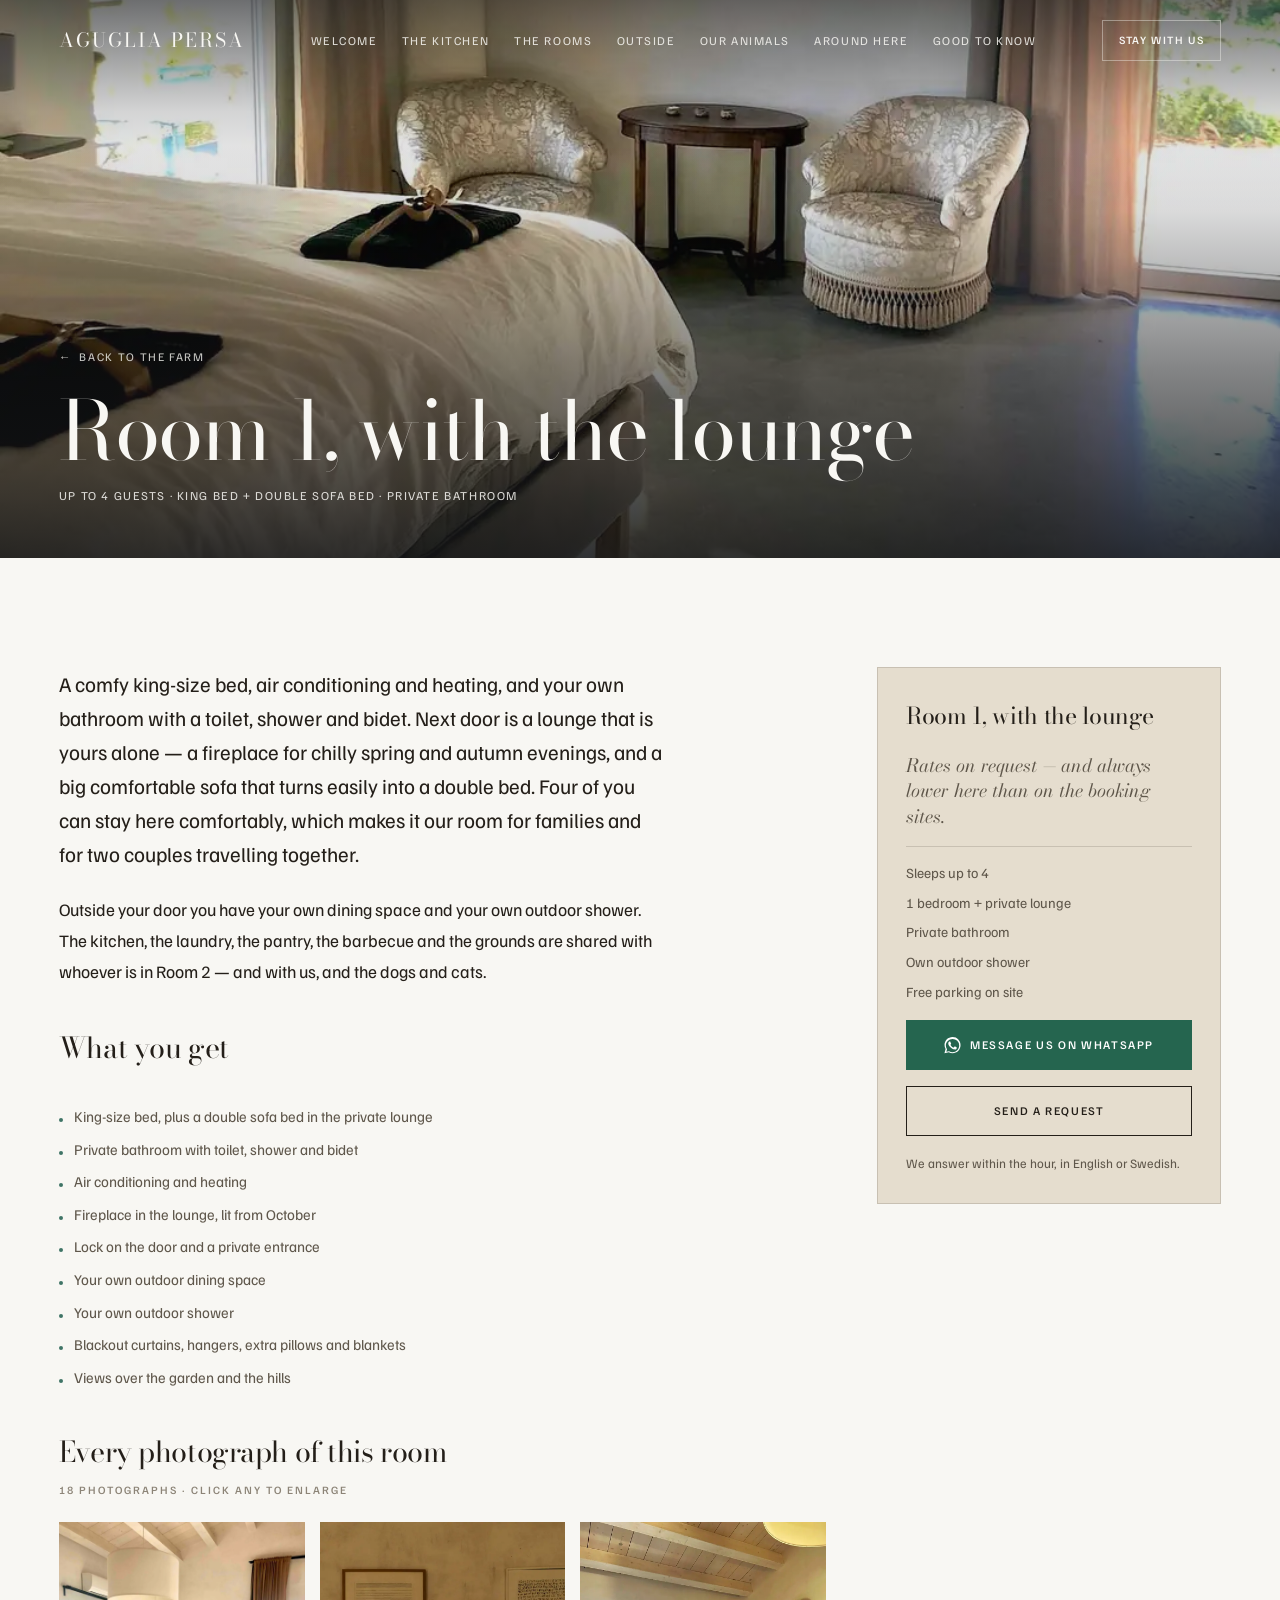
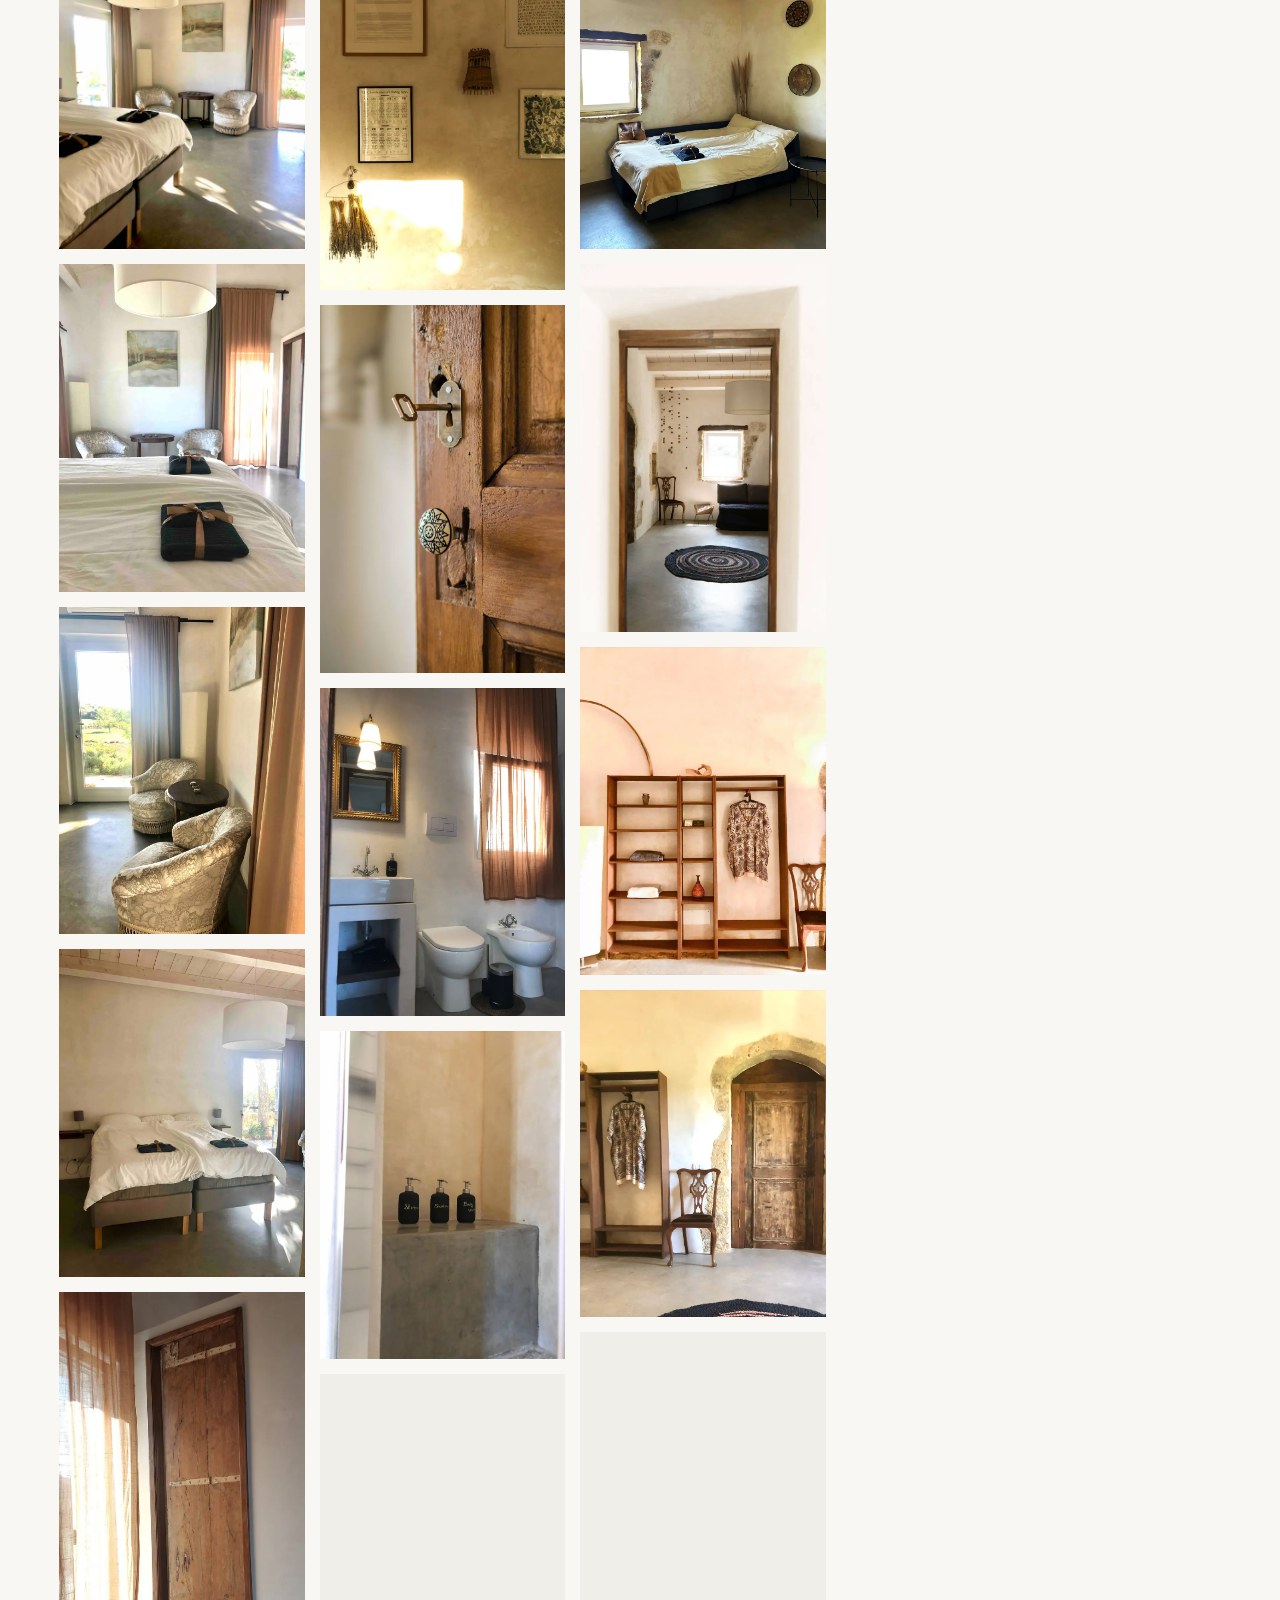
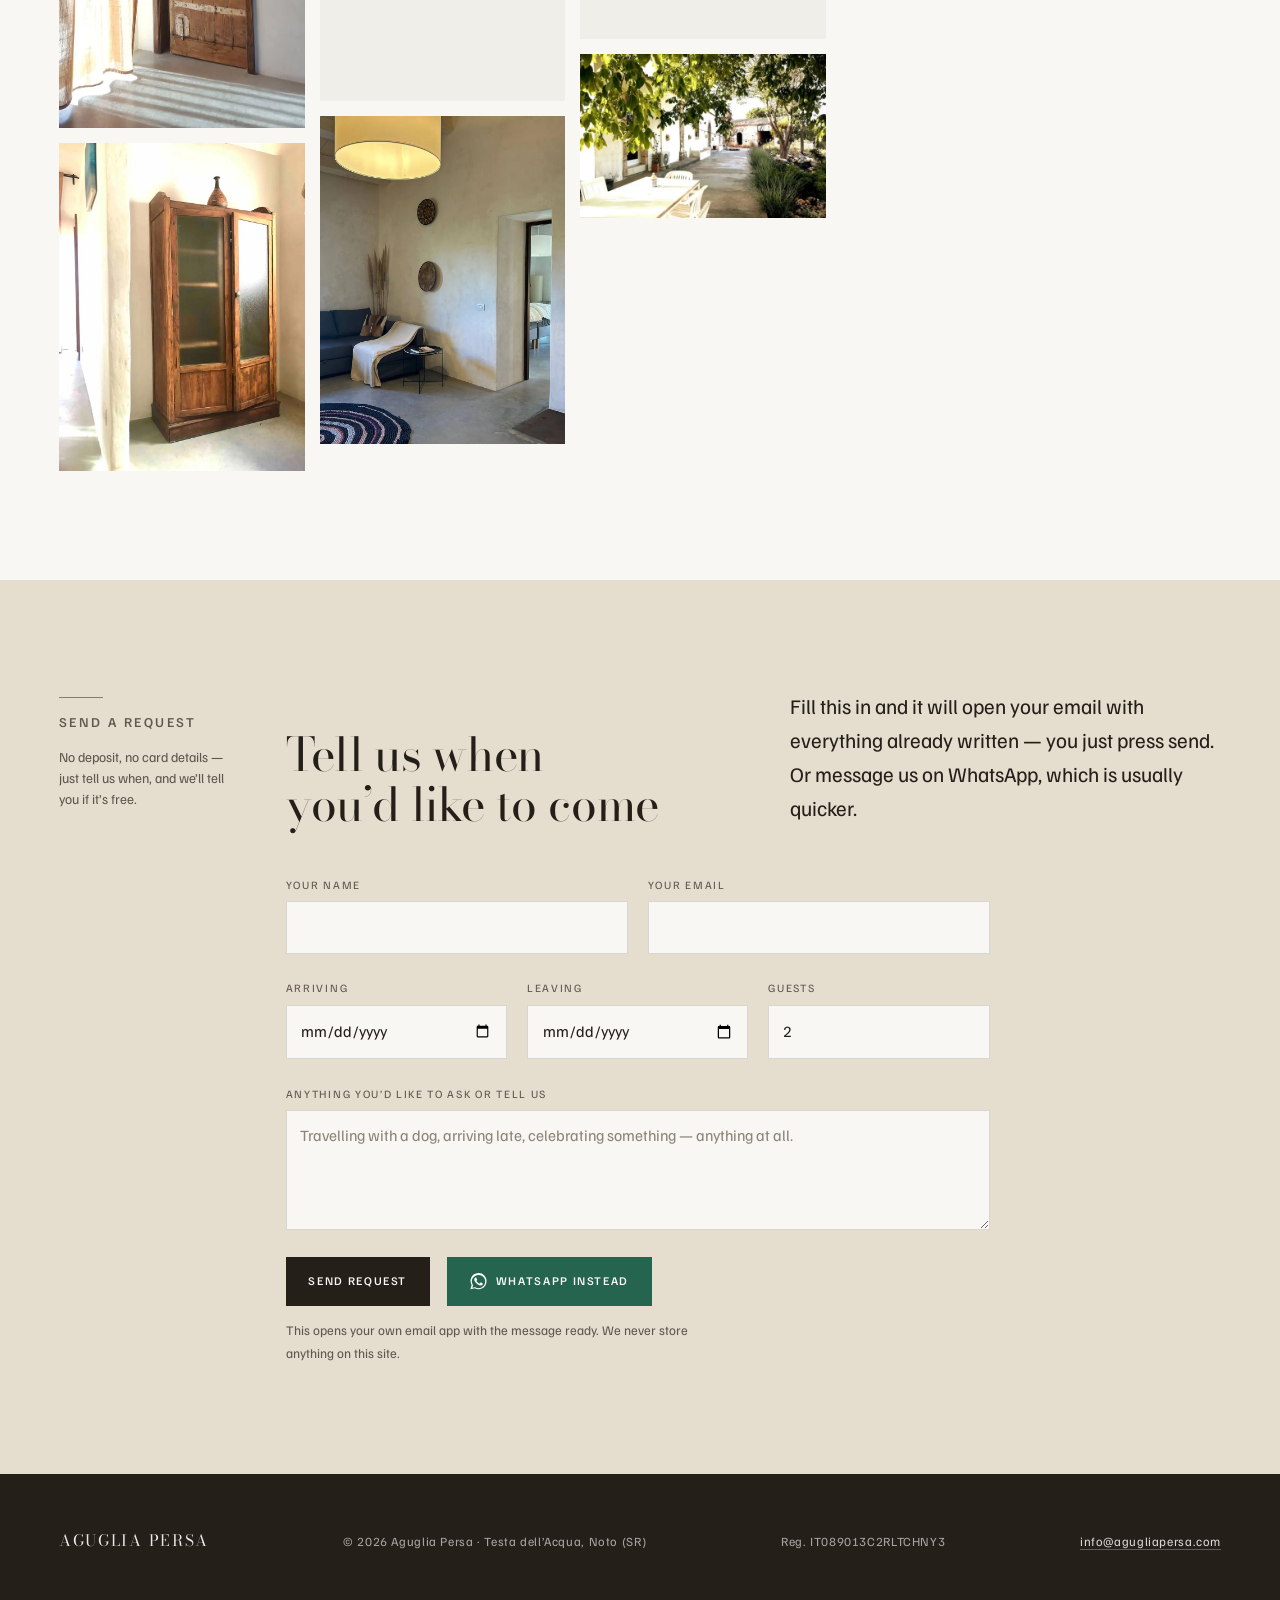
<file: room-1.html>
<!DOCTYPE html>
<html lang="en">
<head>
<meta charset="utf-8">
<meta name="viewport" content="width=device-width, initial-scale=1">
<title>Room 1 with the lounge — Aguglia Persa</title>
<meta name="description" content="Room 1 at Aguglia Persa: a king-size bed, private bathroom, and a lounge of your own with a fireplace and a double sofa bed. Sleeps up to four. Book direct.">
<meta name="theme-color" content="#241F19">
<link rel="canonical" href="https://www.agugliapersa.com/room-1.html">

<meta property="og:type" content="website">
<meta property="og:title" content="Room 1 with the lounge — Aguglia Persa">
<meta property="og:description" content="Room 1 at Aguglia Persa: a king-size bed, private bathroom, and a lounge of your own with a fireplace and a double sofa bed. Sleeps up to four. Book direct.">
<meta property="og:url" content="https://www.agugliapersa.com/room-1.html">
<meta property="og:image" content="https://www.agugliapersa.com/room1-wide.webp">
<meta name="twitter:card" content="summary_large_image">

<link rel="icon" href="favicon.svg" type="image/svg+xml">
<link rel="alternate icon" href="favicon.ico" sizes="32x32">
<link rel="apple-touch-icon" href="apple-touch-icon.png">

<link rel="preload" href="familjen-grotesk.woff2" as="font" type="font/woff2" crossorigin>
<link rel="preload" href="bodoni-moda.woff2" as="font" type="font/woff2" crossorigin>
<link rel="stylesheet" href="style.css">

<script type="application/ld+json">
{
  "@context": "https://schema.org",
  "@type": "BedAndBreakfast",
  "name": "Aguglia Persa",
  "url": "https://www.agugliapersa.com/",
  "email": "info@agugliapersa.com",
  "telephone": "+39 351 874 8954",
  "numberOfRooms": 2,
  "address": {
    "@type": "PostalAddress",
    "streetAddress": "La Nuova Commerciale 5, SP24",
    "addressLocality": "Testa dell'Acqua, Noto",
    "addressRegion": "Sicilia",
    "postalCode": "96017",
    "addressCountry": "IT"
  },
  "geo": {
    "@type": "GeoCoordinates",
    "latitude": 37.0107655,
    "longitude": 14.9377873
  },
  "aggregateRating": {
    "@type": "AggregateRating",
    "ratingValue": "5.0",
    "reviewCount": "157",
    "bestRating": "5"
  },
  "knowsLanguage": [
    "en",
    "sv"
  ],
  "amenityFeature": [
    {
      "@type": "LocationFeatureSpecification",
      "name": "Free parking on premises",
      "value": true
    },
    {
      "@type": "LocationFeatureSpecification",
      "name": "Shared kitchen",
      "value": true
    },
    {
      "@type": "LocationFeatureSpecification",
      "name": "Air conditioning",
      "value": true
    },
    {
      "@type": "LocationFeatureSpecification",
      "name": "Free Wi-Fi",
      "value": true
    },
    {
      "@type": "LocationFeatureSpecification",
      "name": "Outdoor shower",
      "value": true
    },
    {
      "@type": "LocationFeatureSpecification",
      "name": "BBQ area",
      "value": true
    },
    {
      "@type": "LocationFeatureSpecification",
      "name": "Fireplace",
      "value": true
    },
    {
      "@type": "LocationFeatureSpecification",
      "name": "Washing machine",
      "value": true
    },
    {
      "@type": "LocationFeatureSpecification",
      "name": "Cot and highchair",
      "value": true
    }
  ]
}
</script>
</head>
<body>

<a class="skip" href="#main">Skip to content</a>

<header class="site-head" id="head">
  <div class="wrap site-head__in">
    <a class="mark" href="index.html">Aguglia&nbsp;Persa</a>
    <nav class="nav" aria-label="Primary">
      <a href="index.html#welcome">Welcome</a>
      <a href="index.html#kitchen">The kitchen</a>
      <a href="index.html#rooms">The rooms</a>
      <a href="index.html#outside">Outside</a>
      <a href="index.html#animals">Our animals</a>
      <a href="index.html#around">Around here</a>
      <a href="index.html#know">Good to know</a>
    </nav>
    <div style="display:flex;gap:0.7rem;align-items:center">
      <a class="btn btn--sm head-cta" href="index.html#book">Stay with us</a>
      <button class="burger" id="burger" aria-expanded="false" aria-controls="drawer" aria-label="Menu">
        <span></span><span></span><span></span>
      </button>
    </div>
  </div>
</header>

<nav class="drawer" id="drawer" aria-label="Mobile">
  <a href="index.html#welcome">Welcome</a>
  <a href="index.html#kitchen">The kitchen</a>
  <a href="index.html#rooms">The rooms</a>
  <a href="index.html#outside">Outside</a>
  <a href="index.html#animals">Our animals</a>
  <a href="index.html#around">Around here</a>
  <a href="index.html#know">Good to know</a>
  <a href="index.html#book">Stay with us</a>
</nav>

<main id="main">

<section class="roomhero">
  <div class="roomhero__media">
    <img width="1080" height="1440" src="room1-wide.webp" style="object-position:50% 68%" alt="Room 1: the king-size bed, a pendant lamp and windows on two sides" fetchpriority="high">
  </div>
  <div class="wrap roomhero__in">
    <a class="backlink" href="index.html">&larr;&nbsp;&nbsp;Back to the farm</a>
    <h1 class="d-xl">Room 1, with the lounge</h1>
    <p class="who">Up to 4 guests &middot; king bed + double sofa bed &middot; private bathroom</p>
  </div>
</section>

<section class="band">
  <div class="wrap roompage">
    <div class="stack">
      <div class="rv">
        <p class="lead">A comfy king-size bed, air conditioning and heating, and your own bathroom with a toilet, shower and bidet. Next door is a lounge that is yours alone &mdash; a fireplace for chilly spring and autumn evenings, and a big comfortable sofa that turns easily into a double bed. Four of you can stay here comfortably, which makes it our room for families and for two couples travelling together.</p>
        <p style="margin-top:1.3rem">Outside your door you have your own dining space and your own outdoor shower. The kitchen, the laundry, the pantry, the barbecue and the grounds are shared with whoever is in Room 2 &mdash; and with us, and the dogs and cats.</p>
      </div>

      <div class="rv">
        <h2 class="d-m">What you get</h2>
        <ul class="spec" style="border-top:0;padding-top:1rem">
          <li>King-size bed, plus a double sofa bed in the private lounge</li>
          <li>Private bathroom with toilet, shower and bidet</li>
          <li>Air conditioning and heating</li>
          <li>Fireplace in the lounge, lit from October</li>
          <li>Lock on the door and a private entrance</li>
          <li>Your own outdoor dining space</li>
          <li>Your own outdoor shower</li>
          <li>Blackout curtains, hangers, extra pillows and blankets</li>
          <li>Views over the garden and the hills</li>
        </ul>
      </div>

      <div class="rv">
        <h2 class="d-m">Every photograph of this room</h2>
        <p class="label" style="margin:0.7rem 0 1.3rem">18 photographs &middot; click any to enlarge</p>
        <div class="roomgal"></div>
      </div>
    </div>

    <aside class="roompage__aside rv">
      <div class="card">
        <h2>Room 1, with the lounge</h2>
        <!-- To show a nightly rate, replace the <p class="price price--ask"> line below with:
             <p class="price"><span class="price__n">&euro;95</span> <span class="price__u">per night</span></p> -->
        <p class="price price--ask">Rates on request &mdash; and always lower here than on the booking sites.</p>
        <ul class="card__list">
          <li>Sleeps up to 4</li>
          <li>1 bedroom + private lounge</li>
          <li>Private bathroom</li>
          <li>Own outdoor shower</li>
          <li>Free parking on site</li>
        </ul>
        <a class="btn btn--wa" href="https://wa.me/393518748954?text=Hello%20Aguglia%20Persa!%20I%27d%20like%20to%20ask%20about%20Room%201%20with%20the%20lounge." target="_blank" rel="noopener"><svg viewBox="0 0 24 24" fill="currentColor" aria-hidden="true"><path d="M17.47 14.38c-.3-.15-1.75-.86-2.02-.96-.27-.1-.47-.15-.67.15-.2.3-.77.96-.94 1.16-.17.2-.35.22-.65.07-.3-.15-1.25-.46-2.38-1.47-.88-.78-1.47-1.75-1.64-2.05-.17-.3-.02-.46.13-.61.13-.13.3-.35.45-.52.15-.17.2-.3.3-.5.1-.2.05-.37-.02-.52-.08-.15-.67-1.61-.92-2.2-.24-.58-.49-.5-.67-.51h-.57c-.2 0-.52.07-.79.37-.27.3-1.04 1.02-1.04 2.48s1.06 2.88 1.21 3.08c.15.2 2.1 3.2 5.08 4.49.71.3 1.26.49 1.69.63.71.22 1.36.19 1.87.12.57-.09 1.75-.72 2-1.41.25-.69.25-1.28.17-1.41-.07-.13-.27-.2-.57-.35M12.04 21.5h-.01a9.4 9.4 0 0 1-4.79-1.31l-.34-.2-3.56.93.95-3.47-.22-.36a9.38 9.38 0 0 1-1.44-5.01c0-5.18 4.22-9.4 9.42-9.4a9.35 9.35 0 0 1 6.65 2.76 9.32 9.32 0 0 1 2.76 6.65c0 5.18-4.23 9.41-9.42 9.41M20.4 3.58A11.36 11.36 0 0 0 12.04.13C5.8.13.73 5.2.73 11.43c0 2 .52 3.94 1.51 5.66L.63 23l6.05-1.59a11.36 11.36 0 0 0 5.36 1.37h.01c6.24 0 11.31-5.07 11.31-11.3 0-3.02-1.17-5.86-3.31-8"/></svg>Message us on WhatsApp</a>
        <a class="btn btn--line" href="#request">Send a request</a>
        <p class="card__note">We answer within the hour, in English or Swedish.</p>
      </div>
    </aside>
  </div>
</section>

<section class="band request" id="request">
  <div class="wrap mg">
    <div class="marg rv">
      <span class="rule"></span>
      <p class="label">Send a request</p>
      <p>No deposit, no card details &mdash; just tell us when, and we&rsquo;ll tell you if it&rsquo;s free.</p>
    </div>
    <div class="stack">
      <div class="rv intro">
        <h2 class="d-l">Tell us when you&rsquo;d like to come</h2>
        <p class="lead">Fill this in and it will open your email with everything already written &mdash; you just press send. Or message us on WhatsApp, which is usually quicker.</p>
      </div>

      <form class="form rv reqform" data-room="Room 1 with the lounge" novalidate>
        <div class="form__row form__row--2">
          <div class="field"><label for="f-name">Your name</label><input id="f-name" name="name" type="text" autocomplete="name" required><span class="err"></span></div>
          <div class="field"><label for="f-email">Your email</label><input id="f-email" name="email" type="email" autocomplete="email" required><span class="err"></span></div>
        </div>
        <div class="form__row form__row--3">
          <div class="field"><label for="f-from">Arriving</label><input id="f-from" name="from" type="date" required><span class="err"></span></div>
          <div class="field"><label for="f-to">Leaving</label><input id="f-to" name="to" type="date" required><span class="err"></span></div>
          <div class="field"><label for="f-guests">Guests</label><input id="f-guests" name="guests" type="number" min="1" max="6" value="2" required><span class="err"></span></div>
        </div>
        <div class="field"><label for="f-msg">Anything you&rsquo;d like to ask or tell us</label><textarea id="f-msg" name="message" placeholder="Travelling with a dog, arriving late, celebrating something &mdash; anything at all."></textarea></div>
        <div class="form__foot">
          <button class="btn" type="submit">Send request</button>
          <a class="btn btn--wa" href="https://wa.me/393518748954?text=Hello%20Aguglia%20Persa!%20I%27d%20like%20to%20ask%20about%20Room%201%20with%20the%20lounge." target="_blank" rel="noopener"><svg viewBox="0 0 24 24" fill="currentColor" aria-hidden="true"><path d="M17.47 14.38c-.3-.15-1.75-.86-2.02-.96-.27-.1-.47-.15-.67.15-.2.3-.77.96-.94 1.16-.17.2-.35.22-.65.07-.3-.15-1.25-.46-2.38-1.47-.88-.78-1.47-1.75-1.64-2.05-.17-.3-.02-.46.13-.61.13-.13.3-.35.45-.52.15-.17.2-.3.3-.5.1-.2.05-.37-.02-.52-.08-.15-.67-1.61-.92-2.2-.24-.58-.49-.5-.67-.51h-.57c-.2 0-.52.07-.79.37-.27.3-1.04 1.02-1.04 2.48s1.06 2.88 1.21 3.08c.15.2 2.1 3.2 5.08 4.49.71.3 1.26.49 1.69.63.71.22 1.36.19 1.87.12.57-.09 1.75-.72 2-1.41.25-.69.25-1.28.17-1.41-.07-.13-.27-.2-.57-.35M12.04 21.5h-.01a9.4 9.4 0 0 1-4.79-1.31l-.34-.2-3.56.93.95-3.47-.22-.36a9.38 9.38 0 0 1-1.44-5.01c0-5.18 4.22-9.4 9.42-9.4a9.35 9.35 0 0 1 6.65 2.76 9.32 9.32 0 0 1 2.76 6.65c0 5.18-4.23 9.41-9.42 9.41M20.4 3.58A11.36 11.36 0 0 0 12.04.13C5.8.13.73 5.2.73 11.43c0 2 .52 3.94 1.51 5.66L.63 23l6.05-1.59a11.36 11.36 0 0 0 5.36 1.37h.01c6.24 0 11.31-5.07 11.31-11.3 0-3.02-1.17-5.86-3.31-8"/></svg>WhatsApp instead</a>
          <p class="form__note">This opens your own email app with the message ready. We never store anything on this site.</p>
        </div>
      </form>

      <div class="sent" role="status">
        <h3>Your email should have opened</h3>
        <p>If nothing happened, your browser may not have an email app set up. Copy the message below and send it to <a href="mailto:info@agugliapersa.com">info@agugliapersa.com</a>, or just message us on WhatsApp.</p>
        <div class="sent__fallback" ></div>
        <div class="sent__acts">
          <button class="btn btn--line copyBtn" type="button">Copy the message</button>
          <a class="btn btn--wa" href="https://wa.me/393518748954?text=Hello%20Aguglia%20Persa!%20I%27d%20like%20to%20ask%20about%20Room%201%20with%20the%20lounge." target="_blank" rel="noopener"><svg viewBox="0 0 24 24" fill="currentColor" aria-hidden="true"><path d="M17.47 14.38c-.3-.15-1.75-.86-2.02-.96-.27-.1-.47-.15-.67.15-.2.3-.77.96-.94 1.16-.17.2-.35.22-.65.07-.3-.15-1.25-.46-2.38-1.47-.88-.78-1.47-1.75-1.64-2.05-.17-.3-.02-.46.13-.61.13-.13.3-.35.45-.52.15-.17.2-.3.3-.5.1-.2.05-.37-.02-.52-.08-.15-.67-1.61-.92-2.2-.24-.58-.49-.5-.67-.51h-.57c-.2 0-.52.07-.79.37-.27.3-1.04 1.02-1.04 2.48s1.06 2.88 1.21 3.08c.15.2 2.1 3.2 5.08 4.49.71.3 1.26.49 1.69.63.71.22 1.36.19 1.87.12.57-.09 1.75-.72 2-1.41.25-.69.25-1.28.17-1.41-.07-.13-.27-.2-.57-.35M12.04 21.5h-.01a9.4 9.4 0 0 1-4.79-1.31l-.34-.2-3.56.93.95-3.47-.22-.36a9.38 9.38 0 0 1-1.44-5.01c0-5.18 4.22-9.4 9.42-9.4a9.35 9.35 0 0 1 6.65 2.76 9.32 9.32 0 0 1 2.76 6.65c0 5.18-4.23 9.41-9.42 9.41M20.4 3.58A11.36 11.36 0 0 0 12.04.13C5.8.13.73 5.2.73 11.43c0 2 .52 3.94 1.51 5.66L.63 23l6.05-1.59a11.36 11.36 0 0 0 5.36 1.37h.01c6.24 0 11.31-5.07 11.31-11.3 0-3.02-1.17-5.86-3.31-8"/></svg>WhatsApp instead</a>
        </div>
      </div>
    </div>
  </div>
</section>

<script type="application/json" class="roomphotos">[["room1-wide.webp", "Room 1: the king-size bed, a pendant lamp and windows on two sides"], ["room1-bed.webp", "The bed made up, with towels folded ready for arrival"], ["room1-armchairs.webp", "Two armchairs and a small table at the window, looking out over the fields"], ["room1-twin.webp", "The bed can also be made up as two singles"], ["room1-tall-door.webp", "The tall old wooden door of the room, with the curtain drawn back"], ["room1-armoire.webp", "The glass-fronted armoire where you can hang your things"], ["room1-prints.webp", "Framed prints on the warm plaster wall"], ["room1-lock.webp", "The original iron lock and key on the door"], ["room1-bathroom.webp", "The private bathroom: basin, mirror, toilet and bidet"], ["room1-washstand.webp", "The concrete washstand, with soap, shampoo and shower gel"], ["lounge-wide.webp", "The lounge that comes with Room 1 &mdash; blue sofa, woven rug, beamed ceiling"], ["lounge-to-bedroom.webp", "From the lounge, the doorway through into the bedroom"], ["lounge-sofabed.webp", "The sofa opens easily into a comfortable double bed"], ["lounge-through-door.webp", "Looking into the lounge from the hall"], ["lounge-shelving.webp", "Open shelving and a rail for hanging clothes"], ["lounge-mirror-door.webp", "A tall mirror beside the old carved door"], ["stone-facade.webp", "The stone wall outside the room, with herbs growing in the trough"], ["terrace-shaded.webp", "The shaded terrace along the house"]]</script>

</main>

<footer class="site-foot">
  <div class="wrap site-foot__in">
    <span class="mark">Aguglia&nbsp;Persa</span>
    <span>&copy; 2026 Aguglia Persa &middot; Testa dell&rsquo;Acqua, Noto (SR)</span>
    <span>Reg. IT089013C2RLTCHNY3</span>
    <span><a href="mailto:info@agugliapersa.com">info@agugliapersa.com</a></span>
  </div>
</footer>

<a class="fab" id="fab" href="https://wa.me/393518748954?text=Hello%20Aguglia%20Persa!%20I%27d%20like%20to%20ask%20about%20staying%20with%20you." target="_blank" rel="noopener" aria-label="Message us on WhatsApp">
  <svg viewBox="0 0 24 24" fill="currentColor" aria-hidden="true"><path d="M17.47 14.38c-.3-.15-1.75-.86-2.02-.96-.27-.1-.47-.15-.67.15-.2.3-.77.96-.94 1.16-.17.2-.35.22-.65.07-.3-.15-1.25-.46-2.38-1.47-.88-.78-1.47-1.75-1.64-2.05-.17-.3-.02-.46.13-.61.13-.13.3-.35.45-.52.15-.17.2-.3.3-.5.1-.2.05-.37-.02-.52-.08-.15-.67-1.61-.92-2.2-.24-.58-.49-.5-.67-.51h-.57c-.2 0-.52.07-.79.37-.27.3-1.04 1.02-1.04 2.48s1.06 2.88 1.21 3.08c.15.2 2.1 3.2 5.08 4.49.71.3 1.26.49 1.69.63.71.22 1.36.19 1.87.12.57-.09 1.75-.72 2-1.41.25-.69.25-1.28.17-1.41-.07-.13-.27-.2-.57-.35M12.04 21.5h-.01a9.4 9.4 0 0 1-4.79-1.31l-.34-.2-3.56.93.95-3.47-.22-.36a9.38 9.38 0 0 1-1.44-5.01c0-5.18 4.22-9.4 9.42-9.4a9.35 9.35 0 0 1 6.65 2.76 9.32 9.32 0 0 1 2.76 6.65c0 5.18-4.23 9.41-9.42 9.41M20.4 3.58A11.36 11.36 0 0 0 12.04.13C5.8.13.73 5.2.73 11.43c0 2 .52 3.94 1.51 5.66L.63 23l6.05-1.59a11.36 11.36 0 0 0 5.36 1.37h.01c6.24 0 11.31-5.07 11.31-11.3 0-3.02-1.17-5.86-3.31-8"/></svg>
  <span>WhatsApp</span>
</a>

<div class="lb" id="lb" role="dialog" aria-modal="true" aria-label="Photograph">
  <img id="lbImg" alt="">
  <button class="lb__btn lb__close" id="lbClose" aria-label="Close">&#10005;</button>
  <div class="lb__bar">
    <span class="lb__cap" id="lbCap"></span>
    <span class="lb__nav">
      <span id="lbCount" style="align-self:center;margin-right:0.6rem"></span>
      <button class="lb__btn" id="lbPrev" aria-label="Previous">&#8592;</button>
      <button class="lb__btn" id="lbNext" aria-label="Next">&#8594;</button>
    </span>
  </div>
</div>

<script src="main.js"></script>
</body>
</html>
</file>
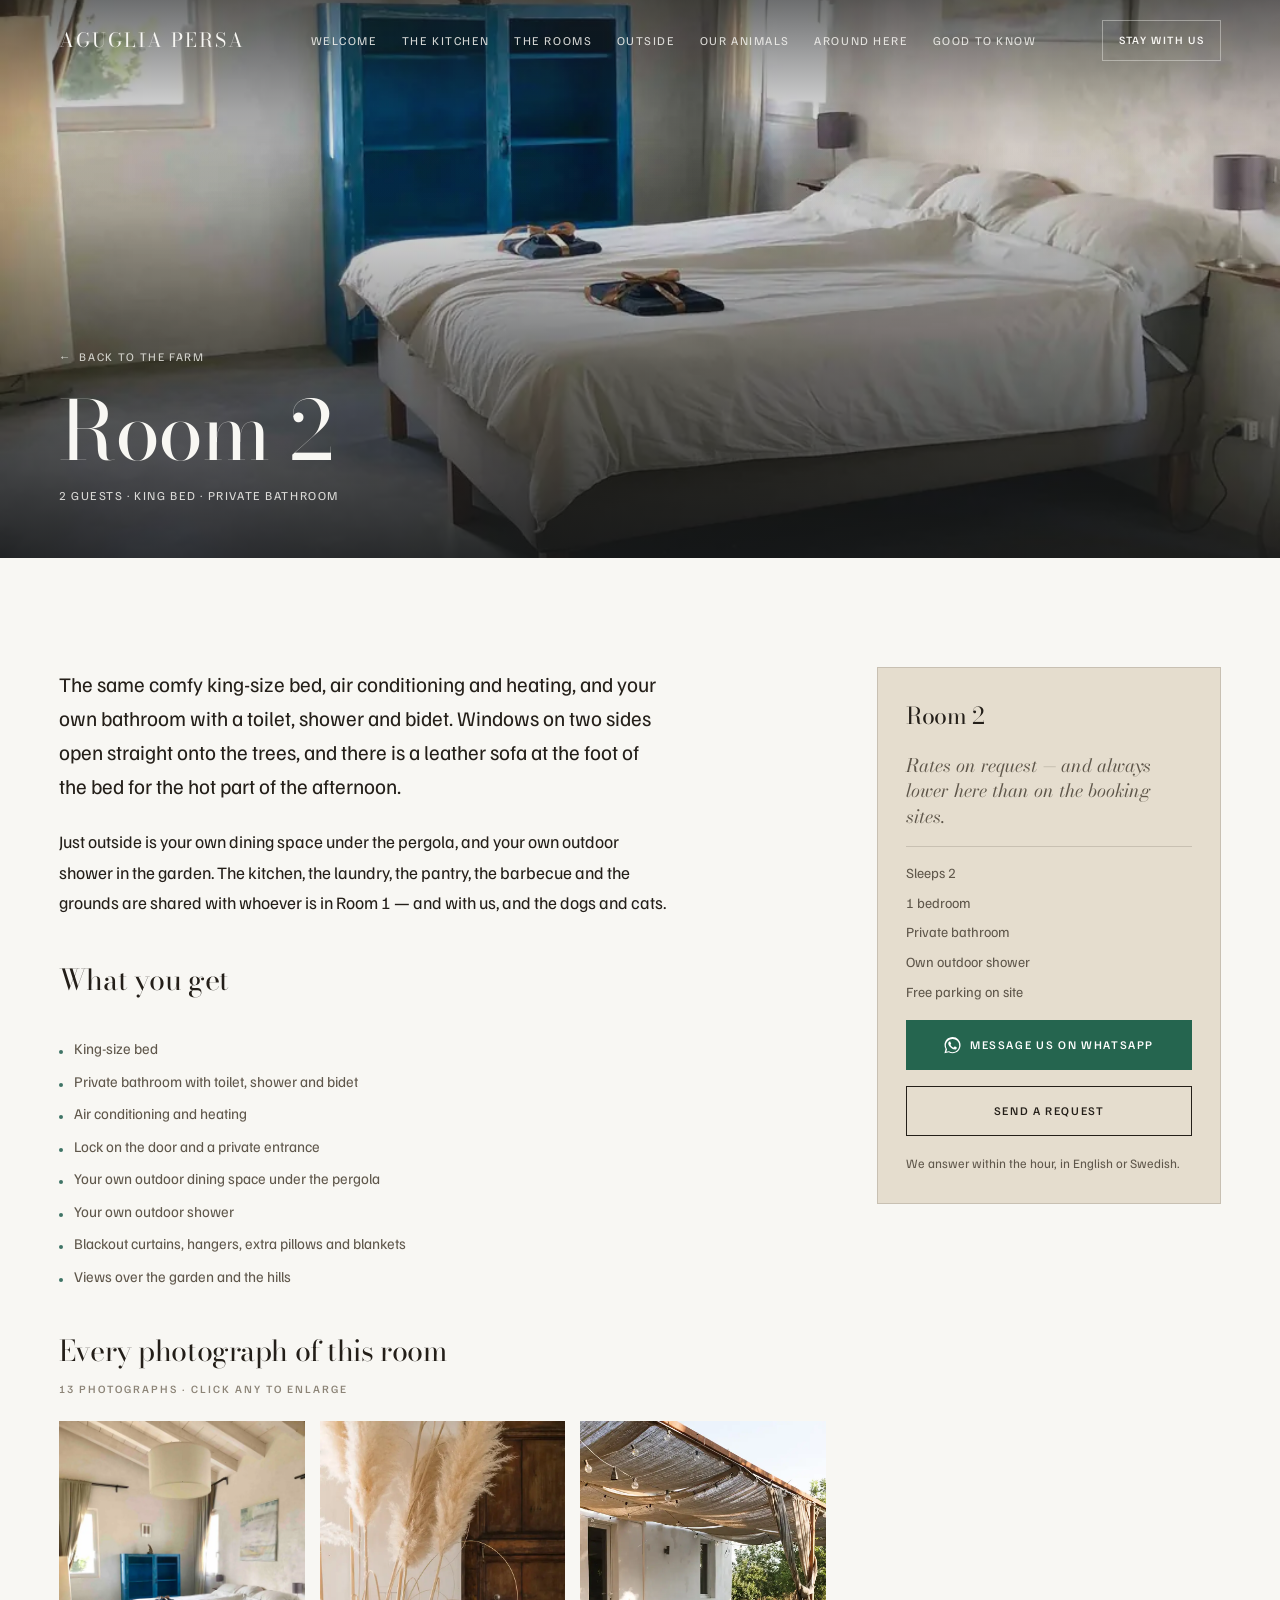
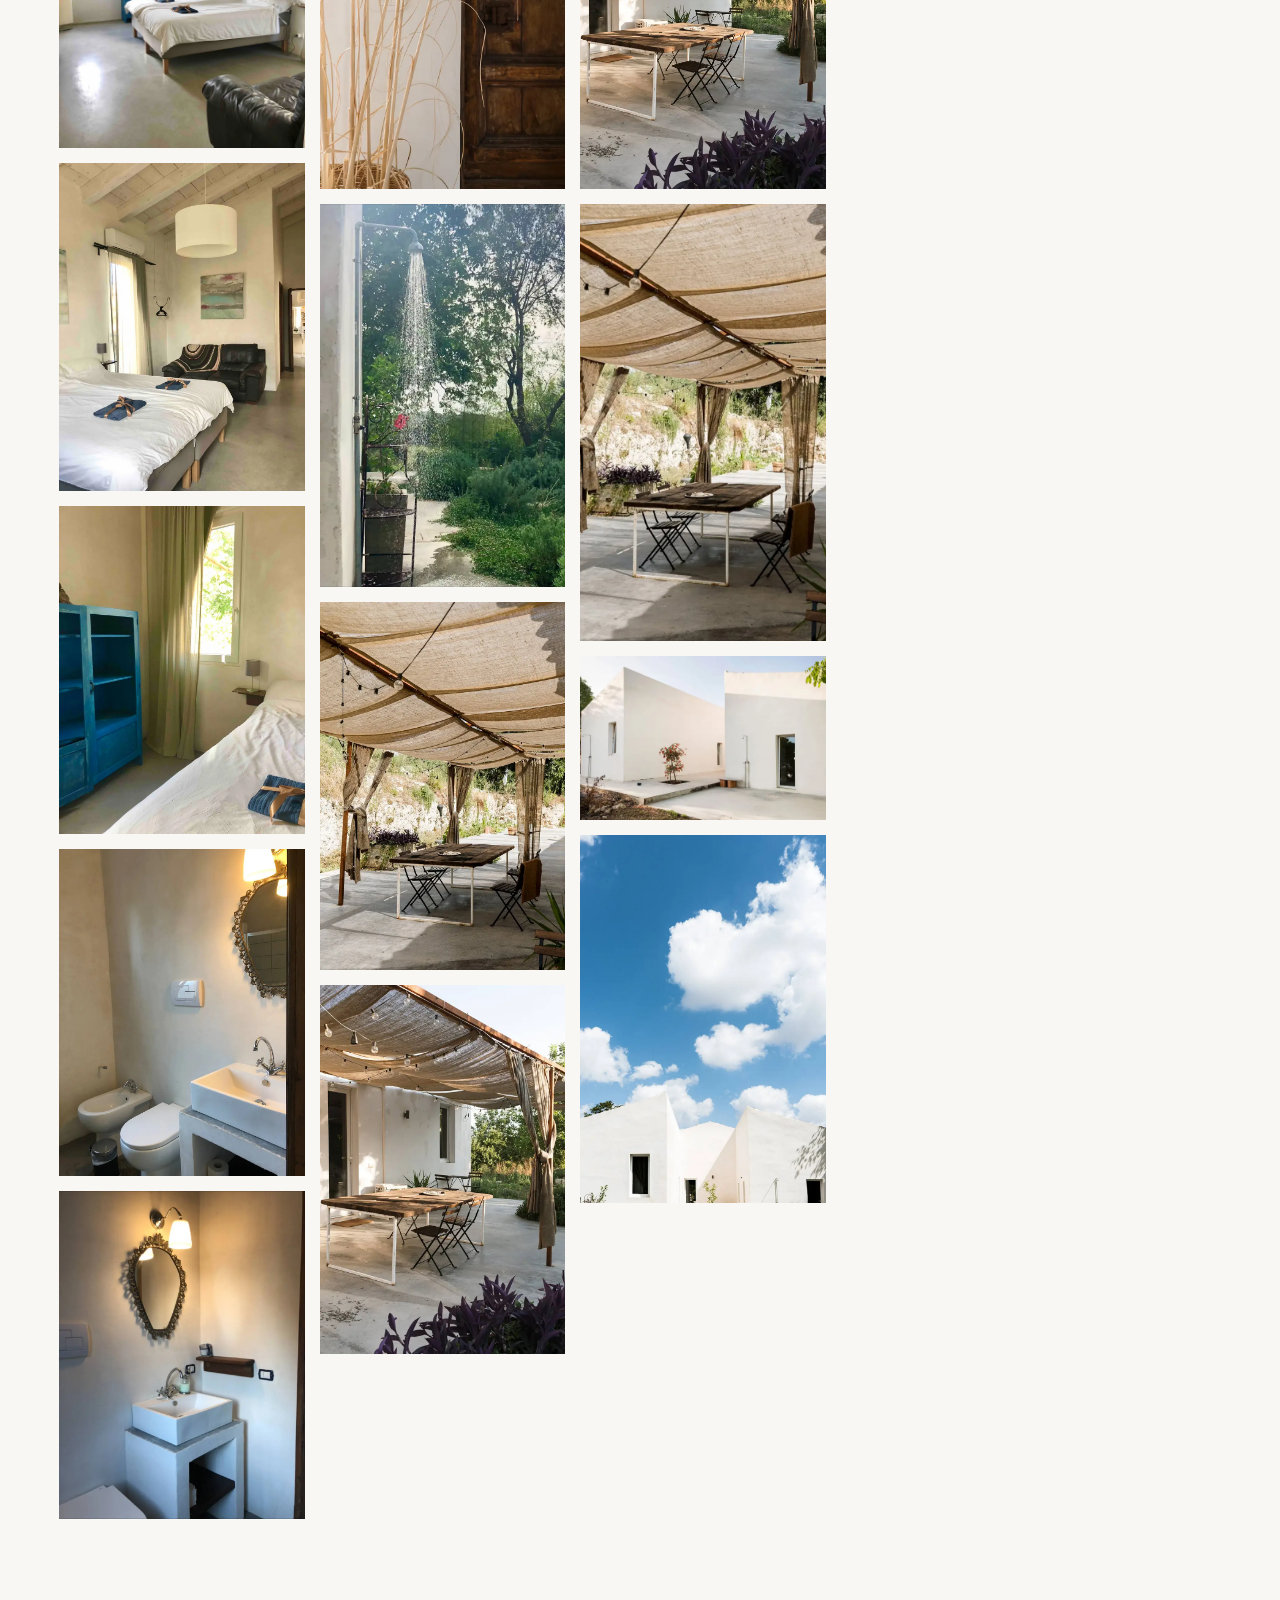
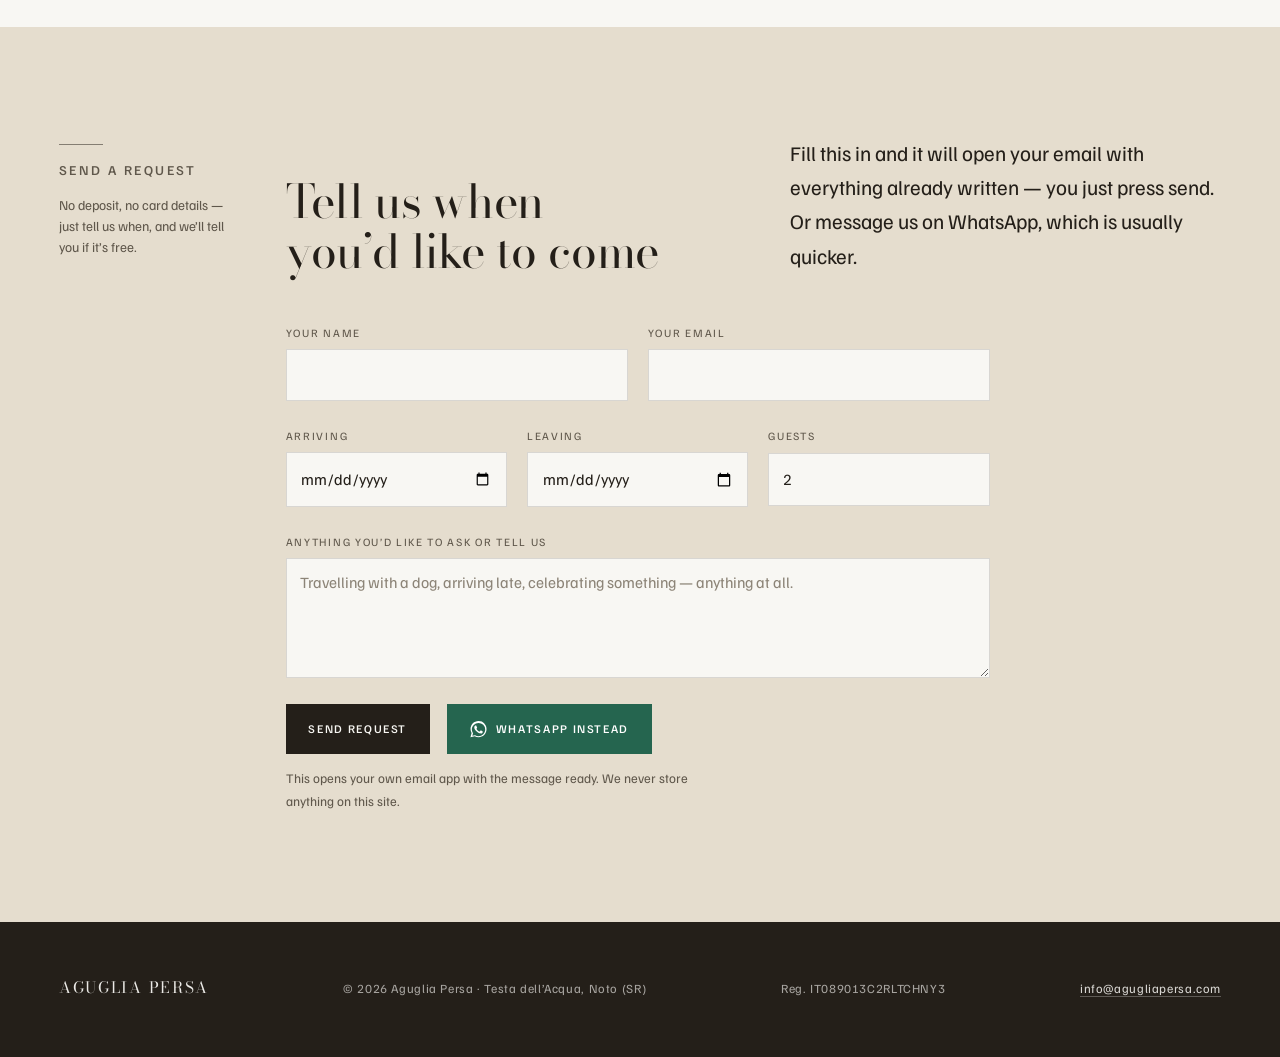
<file: room-2.html>
<!DOCTYPE html>
<html lang="en">
<head>
<meta charset="utf-8">
<meta name="viewport" content="width=device-width, initial-scale=1">
<title>Room 2 — Aguglia Persa</title>
<meta name="description" content="Room 2 at Aguglia Persa: a king-size bed, private bathroom, your own dining space under the pergola and your own outdoor shower. Book direct.">
<meta name="theme-color" content="#241F19">
<link rel="canonical" href="https://www.agugliapersa.com/room-2.html">

<meta property="og:type" content="website">
<meta property="og:title" content="Room 2 — Aguglia Persa">
<meta property="og:description" content="Room 2 at Aguglia Persa: a king-size bed, private bathroom, your own dining space under the pergola and your own outdoor shower. Book direct.">
<meta property="og:url" content="https://www.agugliapersa.com/room-2.html">
<meta property="og:image" content="https://www.agugliapersa.com/room2-wide.webp">
<meta name="twitter:card" content="summary_large_image">

<link rel="icon" href="favicon.svg" type="image/svg+xml">
<link rel="alternate icon" href="favicon.ico" sizes="32x32">
<link rel="apple-touch-icon" href="apple-touch-icon.png">

<link rel="preload" href="familjen-grotesk.woff2" as="font" type="font/woff2" crossorigin>
<link rel="preload" href="bodoni-moda.woff2" as="font" type="font/woff2" crossorigin>
<link rel="stylesheet" href="style.css">

<script type="application/ld+json">
{
  "@context": "https://schema.org",
  "@type": "BedAndBreakfast",
  "name": "Aguglia Persa",
  "url": "https://www.agugliapersa.com/",
  "email": "info@agugliapersa.com",
  "telephone": "+39 351 874 8954",
  "numberOfRooms": 2,
  "address": {
    "@type": "PostalAddress",
    "streetAddress": "La Nuova Commerciale 5, SP24",
    "addressLocality": "Testa dell'Acqua, Noto",
    "addressRegion": "Sicilia",
    "postalCode": "96017",
    "addressCountry": "IT"
  },
  "geo": {
    "@type": "GeoCoordinates",
    "latitude": 37.0107655,
    "longitude": 14.9377873
  },
  "aggregateRating": {
    "@type": "AggregateRating",
    "ratingValue": "5.0",
    "reviewCount": "157",
    "bestRating": "5"
  },
  "knowsLanguage": [
    "en",
    "sv"
  ],
  "amenityFeature": [
    {
      "@type": "LocationFeatureSpecification",
      "name": "Free parking on premises",
      "value": true
    },
    {
      "@type": "LocationFeatureSpecification",
      "name": "Shared kitchen",
      "value": true
    },
    {
      "@type": "LocationFeatureSpecification",
      "name": "Air conditioning",
      "value": true
    },
    {
      "@type": "LocationFeatureSpecification",
      "name": "Free Wi-Fi",
      "value": true
    },
    {
      "@type": "LocationFeatureSpecification",
      "name": "Outdoor shower",
      "value": true
    },
    {
      "@type": "LocationFeatureSpecification",
      "name": "BBQ area",
      "value": true
    },
    {
      "@type": "LocationFeatureSpecification",
      "name": "Fireplace",
      "value": true
    },
    {
      "@type": "LocationFeatureSpecification",
      "name": "Washing machine",
      "value": true
    },
    {
      "@type": "LocationFeatureSpecification",
      "name": "Cot and highchair",
      "value": true
    }
  ]
}
</script>
</head>
<body>

<a class="skip" href="#main">Skip to content</a>

<header class="site-head" id="head">
  <div class="wrap site-head__in">
    <a class="mark" href="index.html">Aguglia&nbsp;Persa</a>
    <nav class="nav" aria-label="Primary">
      <a href="index.html#welcome">Welcome</a>
      <a href="index.html#kitchen">The kitchen</a>
      <a href="index.html#rooms">The rooms</a>
      <a href="index.html#outside">Outside</a>
      <a href="index.html#animals">Our animals</a>
      <a href="index.html#around">Around here</a>
      <a href="index.html#know">Good to know</a>
    </nav>
    <div style="display:flex;gap:0.7rem;align-items:center">
      <a class="btn btn--sm head-cta" href="index.html#book">Stay with us</a>
      <button class="burger" id="burger" aria-expanded="false" aria-controls="drawer" aria-label="Menu">
        <span></span><span></span><span></span>
      </button>
    </div>
  </div>
</header>

<nav class="drawer" id="drawer" aria-label="Mobile">
  <a href="index.html#welcome">Welcome</a>
  <a href="index.html#kitchen">The kitchen</a>
  <a href="index.html#rooms">The rooms</a>
  <a href="index.html#outside">Outside</a>
  <a href="index.html#animals">Our animals</a>
  <a href="index.html#around">Around here</a>
  <a href="index.html#know">Good to know</a>
  <a href="index.html#book">Stay with us</a>
</nav>

<main id="main">

<section class="roomhero">
  <div class="roomhero__media">
    <img width="1080" height="1440" src="room2-wide.webp" style="object-position:50% 60%" alt="Room 2: the bed, the blue cabinet and the leather sofa" fetchpriority="high">
  </div>
  <div class="wrap roomhero__in">
    <a class="backlink" href="index.html">&larr;&nbsp;&nbsp;Back to the farm</a>
    <h1 class="d-xl">Room 2</h1>
    <p class="who">2 guests &middot; king bed &middot; private bathroom</p>
  </div>
</section>

<section class="band">
  <div class="wrap roompage">
    <div class="stack">
      <div class="rv">
        <p class="lead">The same comfy king-size bed, air conditioning and heating, and your own bathroom with a toilet, shower and bidet. Windows on two sides open straight onto the trees, and there is a leather sofa at the foot of the bed for the hot part of the afternoon.</p>
        <p style="margin-top:1.3rem">Just outside is your own dining space under the pergola, and your own outdoor shower in the garden. The kitchen, the laundry, the pantry, the barbecue and the grounds are shared with whoever is in Room 1 &mdash; and with us, and the dogs and cats.</p>
      </div>

      <div class="rv">
        <h2 class="d-m">What you get</h2>
        <ul class="spec" style="border-top:0;padding-top:1rem">
          <li>King-size bed</li>
          <li>Private bathroom with toilet, shower and bidet</li>
          <li>Air conditioning and heating</li>
          <li>Lock on the door and a private entrance</li>
          <li>Your own outdoor dining space under the pergola</li>
          <li>Your own outdoor shower</li>
          <li>Blackout curtains, hangers, extra pillows and blankets</li>
          <li>Views over the garden and the hills</li>
        </ul>
      </div>

      <div class="rv">
        <h2 class="d-m">Every photograph of this room</h2>
        <p class="label" style="margin:0.7rem 0 1.3rem">13 photographs &middot; click any to enlarge</p>
        <div class="roomgal"></div>
      </div>
    </div>

    <aside class="roompage__aside rv">
      <div class="card">
        <h2>Room 2</h2>
        <!-- To show a nightly rate, replace the <p class="price price--ask"> line below with:
             <p class="price"><span class="price__n">&euro;95</span> <span class="price__u">per night</span></p> -->
        <p class="price price--ask">Rates on request &mdash; and always lower here than on the booking sites.</p>
        <ul class="card__list">
          <li>Sleeps 2</li>
          <li>1 bedroom</li>
          <li>Private bathroom</li>
          <li>Own outdoor shower</li>
          <li>Free parking on site</li>
        </ul>
        <a class="btn btn--wa" href="https://wa.me/393518748954?text=Hello%20Aguglia%20Persa!%20I%27d%20like%20to%20ask%20about%20Room%202." target="_blank" rel="noopener"><svg viewBox="0 0 24 24" fill="currentColor" aria-hidden="true"><path d="M17.47 14.38c-.3-.15-1.75-.86-2.02-.96-.27-.1-.47-.15-.67.15-.2.3-.77.96-.94 1.16-.17.2-.35.22-.65.07-.3-.15-1.25-.46-2.38-1.47-.88-.78-1.47-1.75-1.64-2.05-.17-.3-.02-.46.13-.61.13-.13.3-.35.45-.52.15-.17.2-.3.3-.5.1-.2.05-.37-.02-.52-.08-.15-.67-1.61-.92-2.2-.24-.58-.49-.5-.67-.51h-.57c-.2 0-.52.07-.79.37-.27.3-1.04 1.02-1.04 2.48s1.06 2.88 1.21 3.08c.15.2 2.1 3.2 5.08 4.49.71.3 1.26.49 1.69.63.71.22 1.36.19 1.87.12.57-.09 1.75-.72 2-1.41.25-.69.25-1.28.17-1.41-.07-.13-.27-.2-.57-.35M12.04 21.5h-.01a9.4 9.4 0 0 1-4.79-1.31l-.34-.2-3.56.93.95-3.47-.22-.36a9.38 9.38 0 0 1-1.44-5.01c0-5.18 4.22-9.4 9.42-9.4a9.35 9.35 0 0 1 6.65 2.76 9.32 9.32 0 0 1 2.76 6.65c0 5.18-4.23 9.41-9.42 9.41M20.4 3.58A11.36 11.36 0 0 0 12.04.13C5.8.13.73 5.2.73 11.43c0 2 .52 3.94 1.51 5.66L.63 23l6.05-1.59a11.36 11.36 0 0 0 5.36 1.37h.01c6.24 0 11.31-5.07 11.31-11.3 0-3.02-1.17-5.86-3.31-8"/></svg>Message us on WhatsApp</a>
        <a class="btn btn--line" href="#request">Send a request</a>
        <p class="card__note">We answer within the hour, in English or Swedish.</p>
      </div>
    </aside>
  </div>
</section>

<section class="band request" id="request">
  <div class="wrap mg">
    <div class="marg rv">
      <span class="rule"></span>
      <p class="label">Send a request</p>
      <p>No deposit, no card details &mdash; just tell us when, and we&rsquo;ll tell you if it&rsquo;s free.</p>
    </div>
    <div class="stack">
      <div class="rv intro">
        <h2 class="d-l">Tell us when you&rsquo;d like to come</h2>
        <p class="lead">Fill this in and it will open your email with everything already written &mdash; you just press send. Or message us on WhatsApp, which is usually quicker.</p>
      </div>

      <form class="form rv reqform" data-room="Room 2" novalidate>
        <div class="form__row form__row--2">
          <div class="field"><label for="f-name">Your name</label><input id="f-name" name="name" type="text" autocomplete="name" required><span class="err"></span></div>
          <div class="field"><label for="f-email">Your email</label><input id="f-email" name="email" type="email" autocomplete="email" required><span class="err"></span></div>
        </div>
        <div class="form__row form__row--3">
          <div class="field"><label for="f-from">Arriving</label><input id="f-from" name="from" type="date" required><span class="err"></span></div>
          <div class="field"><label for="f-to">Leaving</label><input id="f-to" name="to" type="date" required><span class="err"></span></div>
          <div class="field"><label for="f-guests">Guests</label><input id="f-guests" name="guests" type="number" min="1" max="6" value="2" required><span class="err"></span></div>
        </div>
        <div class="field"><label for="f-msg">Anything you&rsquo;d like to ask or tell us</label><textarea id="f-msg" name="message" placeholder="Travelling with a dog, arriving late, celebrating something &mdash; anything at all."></textarea></div>
        <div class="form__foot">
          <button class="btn" type="submit">Send request</button>
          <a class="btn btn--wa" href="https://wa.me/393518748954?text=Hello%20Aguglia%20Persa!%20I%27d%20like%20to%20ask%20about%20Room%202." target="_blank" rel="noopener"><svg viewBox="0 0 24 24" fill="currentColor" aria-hidden="true"><path d="M17.47 14.38c-.3-.15-1.75-.86-2.02-.96-.27-.1-.47-.15-.67.15-.2.3-.77.96-.94 1.16-.17.2-.35.22-.65.07-.3-.15-1.25-.46-2.38-1.47-.88-.78-1.47-1.75-1.64-2.05-.17-.3-.02-.46.13-.61.13-.13.3-.35.45-.52.15-.17.2-.3.3-.5.1-.2.05-.37-.02-.52-.08-.15-.67-1.61-.92-2.2-.24-.58-.49-.5-.67-.51h-.57c-.2 0-.52.07-.79.37-.27.3-1.04 1.02-1.04 2.48s1.06 2.88 1.21 3.08c.15.2 2.1 3.2 5.08 4.49.71.3 1.26.49 1.69.63.71.22 1.36.19 1.87.12.57-.09 1.75-.72 2-1.41.25-.69.25-1.28.17-1.41-.07-.13-.27-.2-.57-.35M12.04 21.5h-.01a9.4 9.4 0 0 1-4.79-1.31l-.34-.2-3.56.93.95-3.47-.22-.36a9.38 9.38 0 0 1-1.44-5.01c0-5.18 4.22-9.4 9.42-9.4a9.35 9.35 0 0 1 6.65 2.76 9.32 9.32 0 0 1 2.76 6.65c0 5.18-4.23 9.41-9.42 9.41M20.4 3.58A11.36 11.36 0 0 0 12.04.13C5.8.13.73 5.2.73 11.43c0 2 .52 3.94 1.51 5.66L.63 23l6.05-1.59a11.36 11.36 0 0 0 5.36 1.37h.01c6.24 0 11.31-5.07 11.31-11.3 0-3.02-1.17-5.86-3.31-8"/></svg>WhatsApp instead</a>
          <p class="form__note">This opens your own email app with the message ready. We never store anything on this site.</p>
        </div>
      </form>

      <div class="sent" role="status">
        <h3>Your email should have opened</h3>
        <p>If nothing happened, your browser may not have an email app set up. Copy the message below and send it to <a href="mailto:info@agugliapersa.com">info@agugliapersa.com</a>, or just message us on WhatsApp.</p>
        <div class="sent__fallback" ></div>
        <div class="sent__acts">
          <button class="btn btn--line copyBtn" type="button">Copy the message</button>
          <a class="btn btn--wa" href="https://wa.me/393518748954?text=Hello%20Aguglia%20Persa!%20I%27d%20like%20to%20ask%20about%20Room%202." target="_blank" rel="noopener"><svg viewBox="0 0 24 24" fill="currentColor" aria-hidden="true"><path d="M17.47 14.38c-.3-.15-1.75-.86-2.02-.96-.27-.1-.47-.15-.67.15-.2.3-.77.96-.94 1.16-.17.2-.35.22-.65.07-.3-.15-1.25-.46-2.38-1.47-.88-.78-1.47-1.75-1.64-2.05-.17-.3-.02-.46.13-.61.13-.13.3-.35.45-.52.15-.17.2-.3.3-.5.1-.2.05-.37-.02-.52-.08-.15-.67-1.61-.92-2.2-.24-.58-.49-.5-.67-.51h-.57c-.2 0-.52.07-.79.37-.27.3-1.04 1.02-1.04 2.48s1.06 2.88 1.21 3.08c.15.2 2.1 3.2 5.08 4.49.71.3 1.26.49 1.69.63.71.22 1.36.19 1.87.12.57-.09 1.75-.72 2-1.41.25-.69.25-1.28.17-1.41-.07-.13-.27-.2-.57-.35M12.04 21.5h-.01a9.4 9.4 0 0 1-4.79-1.31l-.34-.2-3.56.93.95-3.47-.22-.36a9.38 9.38 0 0 1-1.44-5.01c0-5.18 4.22-9.4 9.42-9.4a9.35 9.35 0 0 1 6.65 2.76 9.32 9.32 0 0 1 2.76 6.65c0 5.18-4.23 9.41-9.42 9.41M20.4 3.58A11.36 11.36 0 0 0 12.04.13C5.8.13.73 5.2.73 11.43c0 2 .52 3.94 1.51 5.66L.63 23l6.05-1.59a11.36 11.36 0 0 0 5.36 1.37h.01c6.24 0 11.31-5.07 11.31-11.3 0-3.02-1.17-5.86-3.31-8"/></svg>WhatsApp instead</a>
        </div>
      </div>
    </div>
  </div>
</section>

<script type="application/json" class="roomphotos">[["room2-wide.webp", "Room 2: the bed, the blue cabinet and the leather sofa"], ["room2-bed-sofa.webp", "The bed made up for arrival, with the sofa at the foot"], ["room2-cabinet.webp", "The tall blue cabinet beside the bed, and the green curtain at the window"], ["room2-bathroom.webp", "The private bathroom: basin, toilet and bidet"], ["room2-bathroom-mirror.webp", "The gilt mirror above the basin"], ["room2-pampas.webp", "Dried pampas grass against the old door"], ["room2-outdoor-shower.webp", "The outdoor shower for this room, open to the garden"], ["pergola-table.webp", "The long table under the pergola, lights strung through the canvas"], ["pergola-along.webp", "The pergola running along the house, with lavender below"], ["pergola-wide.webp", "The full length of the pergola and its tables"], ["pergola-under.webp", "Under the canvas, looking out at the trees"], ["back-courtyard.webp", "The white courtyard behind the house"], ["white-volumes-clouds.webp", "The roofline of the house against the clouds"]]</script>

</main>

<footer class="site-foot">
  <div class="wrap site-foot__in">
    <span class="mark">Aguglia&nbsp;Persa</span>
    <span>&copy; 2026 Aguglia Persa &middot; Testa dell&rsquo;Acqua, Noto (SR)</span>
    <span>Reg. IT089013C2RLTCHNY3</span>
    <span><a href="mailto:info@agugliapersa.com">info@agugliapersa.com</a></span>
  </div>
</footer>

<a class="fab" id="fab" href="https://wa.me/393518748954?text=Hello%20Aguglia%20Persa!%20I%27d%20like%20to%20ask%20about%20staying%20with%20you." target="_blank" rel="noopener" aria-label="Message us on WhatsApp">
  <svg viewBox="0 0 24 24" fill="currentColor" aria-hidden="true"><path d="M17.47 14.38c-.3-.15-1.75-.86-2.02-.96-.27-.1-.47-.15-.67.15-.2.3-.77.96-.94 1.16-.17.2-.35.22-.65.07-.3-.15-1.25-.46-2.38-1.47-.88-.78-1.47-1.75-1.64-2.05-.17-.3-.02-.46.13-.61.13-.13.3-.35.45-.52.15-.17.2-.3.3-.5.1-.2.05-.37-.02-.52-.08-.15-.67-1.61-.92-2.2-.24-.58-.49-.5-.67-.51h-.57c-.2 0-.52.07-.79.37-.27.3-1.04 1.02-1.04 2.48s1.06 2.88 1.21 3.08c.15.2 2.1 3.2 5.08 4.49.71.3 1.26.49 1.69.63.71.22 1.36.19 1.87.12.57-.09 1.75-.72 2-1.41.25-.69.25-1.28.17-1.41-.07-.13-.27-.2-.57-.35M12.04 21.5h-.01a9.4 9.4 0 0 1-4.79-1.31l-.34-.2-3.56.93.95-3.47-.22-.36a9.38 9.38 0 0 1-1.44-5.01c0-5.18 4.22-9.4 9.42-9.4a9.35 9.35 0 0 1 6.65 2.76 9.32 9.32 0 0 1 2.76 6.65c0 5.18-4.23 9.41-9.42 9.41M20.4 3.58A11.36 11.36 0 0 0 12.04.13C5.8.13.73 5.2.73 11.43c0 2 .52 3.94 1.51 5.66L.63 23l6.05-1.59a11.36 11.36 0 0 0 5.36 1.37h.01c6.24 0 11.31-5.07 11.31-11.3 0-3.02-1.17-5.86-3.31-8"/></svg>
  <span>WhatsApp</span>
</a>

<div class="lb" id="lb" role="dialog" aria-modal="true" aria-label="Photograph">
  <img id="lbImg" alt="">
  <button class="lb__btn lb__close" id="lbClose" aria-label="Close">&#10005;</button>
  <div class="lb__bar">
    <span class="lb__cap" id="lbCap"></span>
    <span class="lb__nav">
      <span id="lbCount" style="align-self:center;margin-right:0.6rem"></span>
      <button class="lb__btn" id="lbPrev" aria-label="Previous">&#8592;</button>
      <button class="lb__btn" id="lbNext" aria-label="Next">&#8594;</button>
    </span>
  </div>
</div>

<script src="main.js"></script>
</body>
</html>
</file>
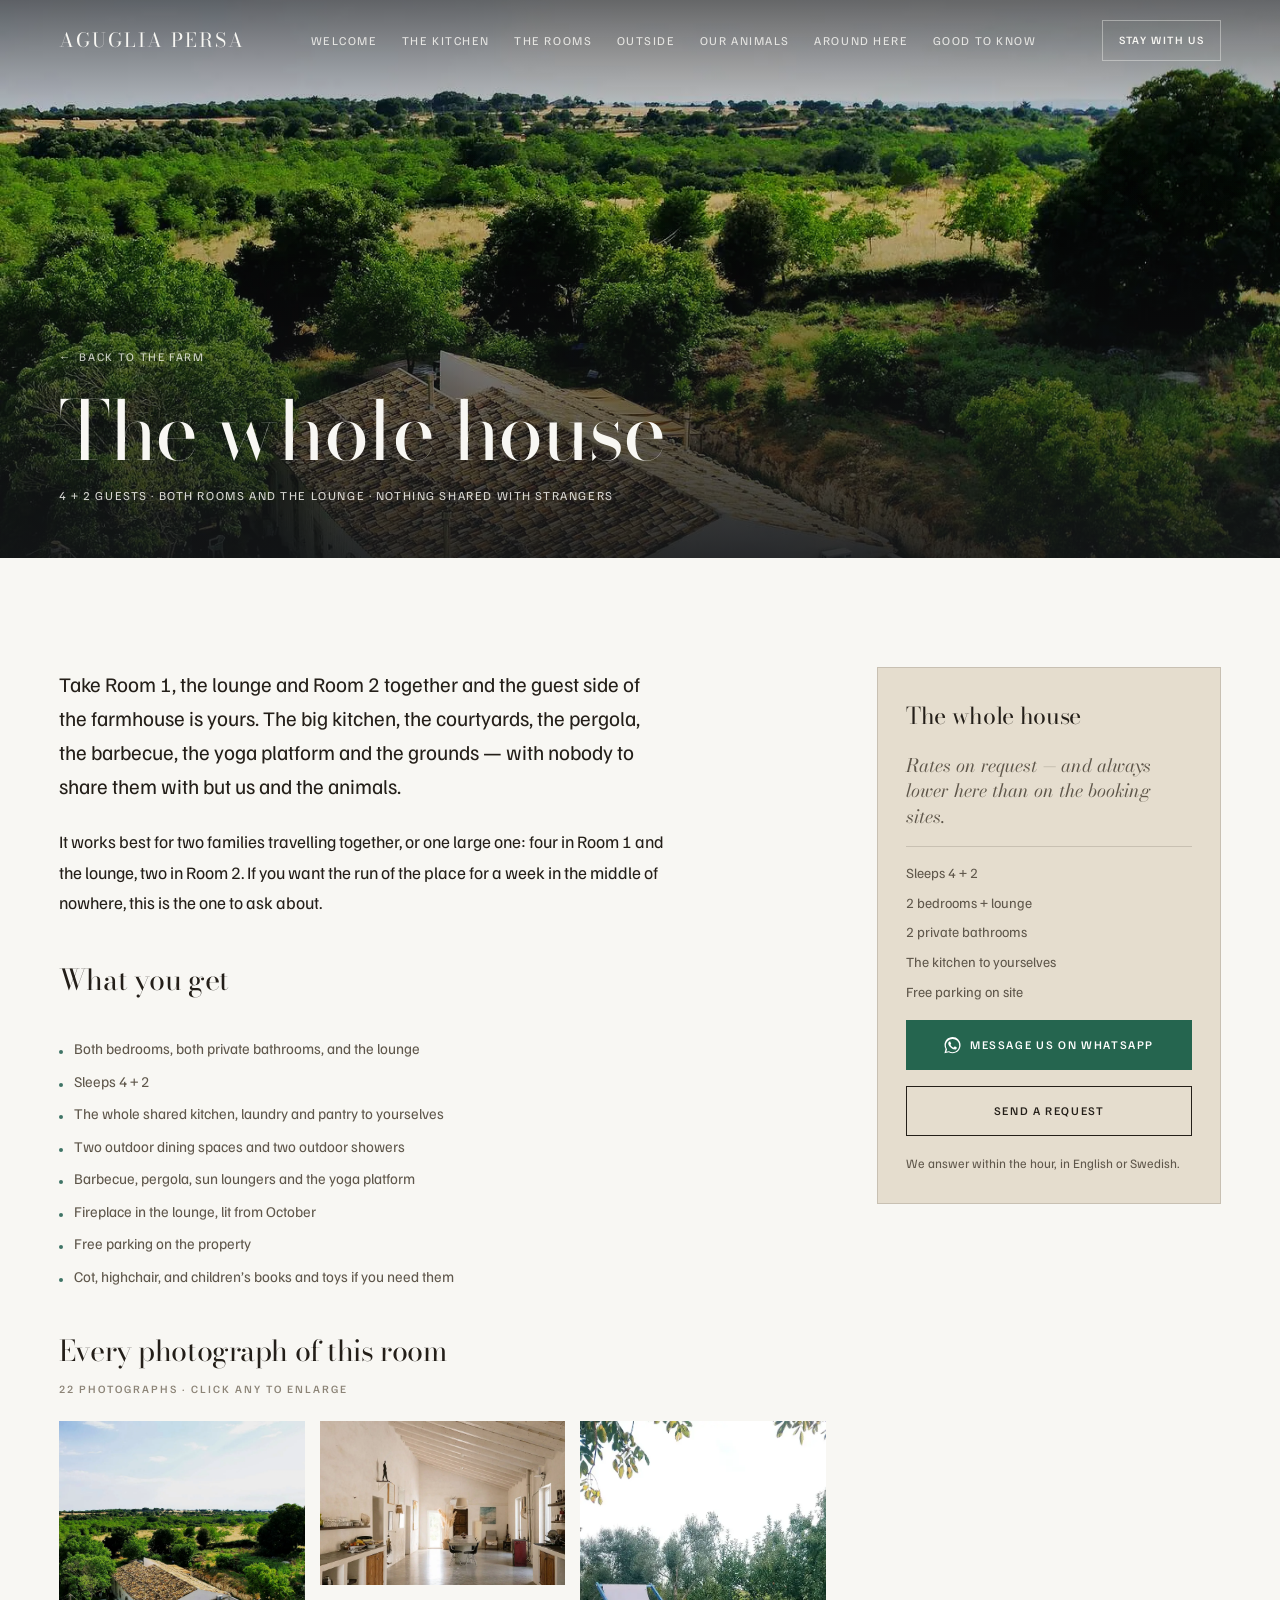
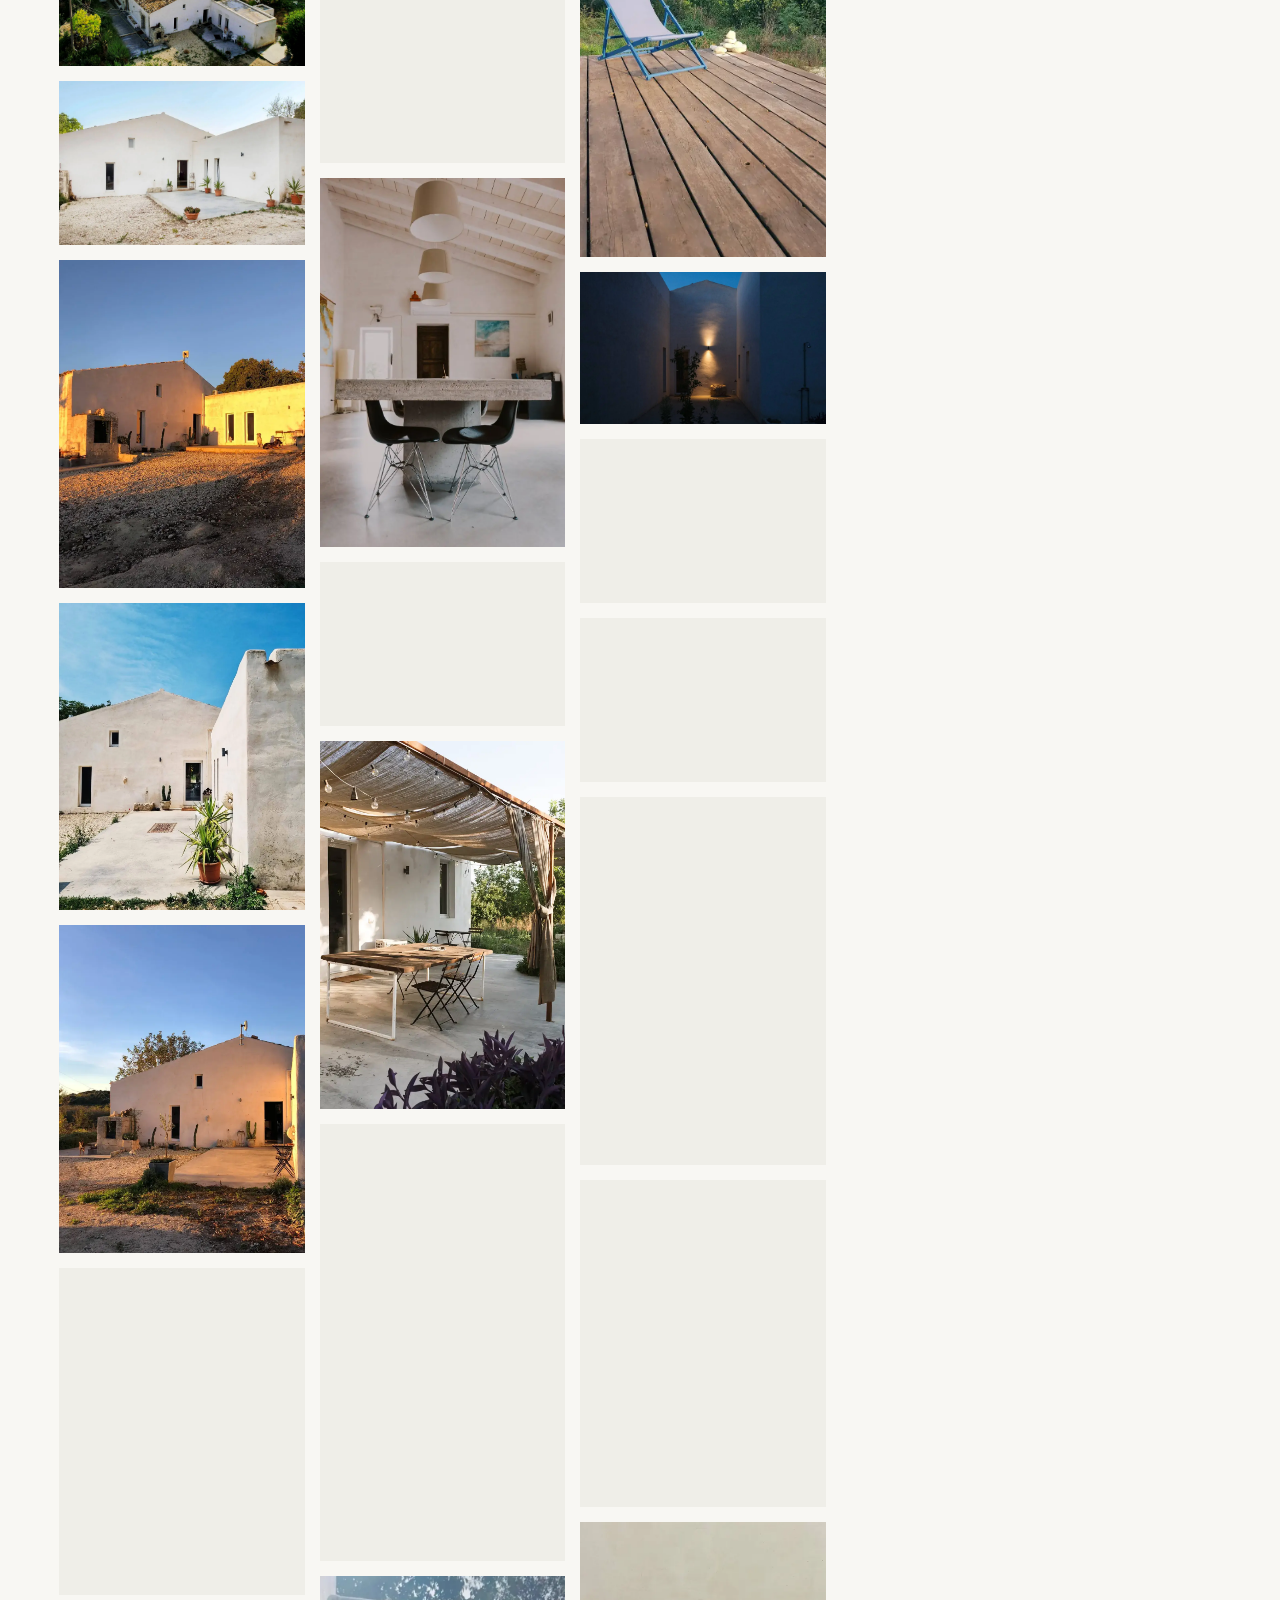
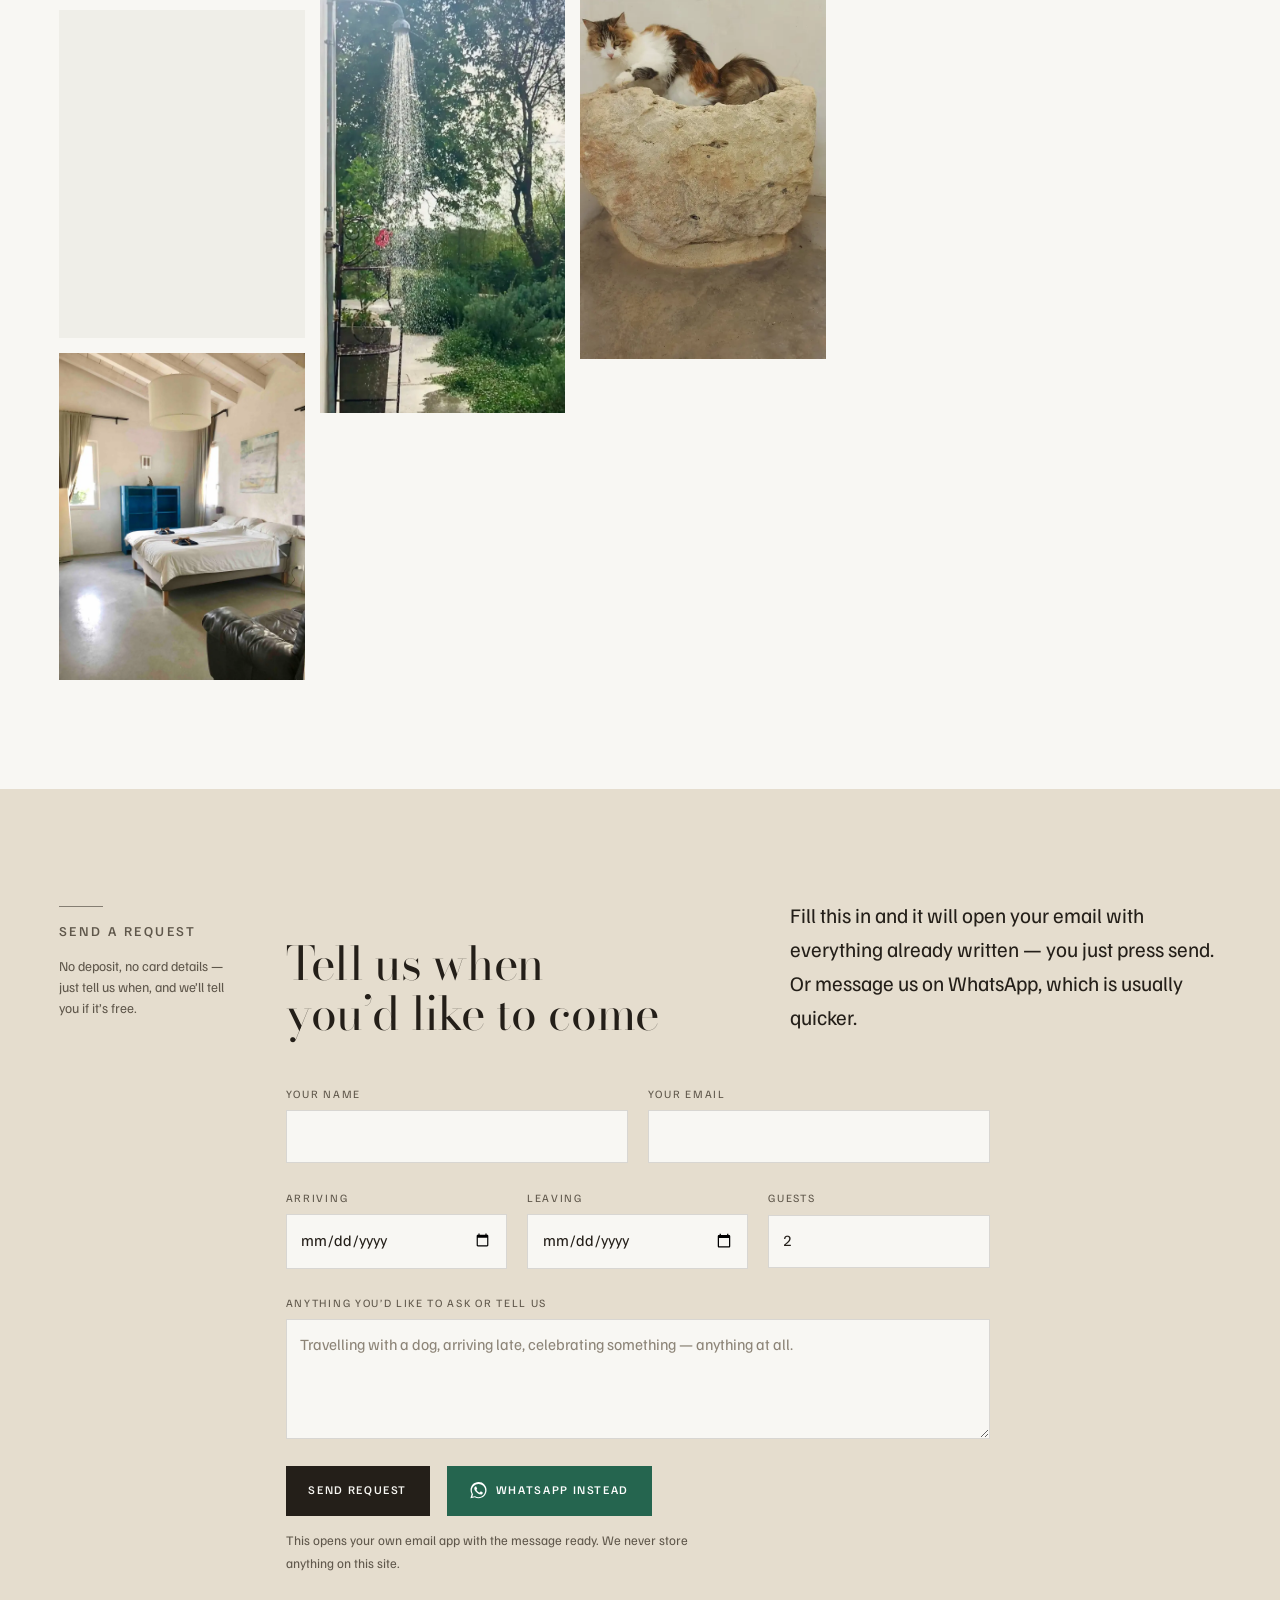
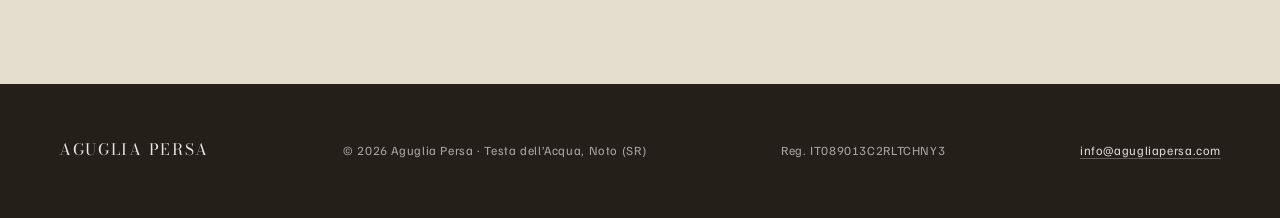
<file: whole-house.html>
<!DOCTYPE html>
<html lang="en">
<head>
<meta charset="utf-8">
<meta name="viewport" content="width=device-width, initial-scale=1">
<title>The whole house — Aguglia Persa</title>
<meta name="description" content="Both rooms and the lounge at Aguglia Persa, taken together: sleeps 4 + 2, with the kitchen, courtyards, pergola and grounds to yourselves. Book direct.">
<meta name="theme-color" content="#241F19">
<link rel="canonical" href="https://www.agugliapersa.com/whole-house.html">

<meta property="og:type" content="website">
<meta property="og:title" content="The whole house — Aguglia Persa">
<meta property="og:description" content="Both rooms and the lounge at Aguglia Persa, taken together: sleeps 4 + 2, with the kitchen, courtyards, pergola and grounds to yourselves. Book direct.">
<meta property="og:url" content="https://www.agugliapersa.com/whole-house.html">
<meta property="og:image" content="https://www.agugliapersa.com/farm-from-above.webp">
<meta name="twitter:card" content="summary_large_image">

<link rel="icon" href="favicon.svg" type="image/svg+xml">
<link rel="alternate icon" href="favicon.ico" sizes="32x32">
<link rel="apple-touch-icon" href="apple-touch-icon.png">

<link rel="preload" href="familjen-grotesk.woff2" as="font" type="font/woff2" crossorigin>
<link rel="preload" href="bodoni-moda.woff2" as="font" type="font/woff2" crossorigin>
<link rel="stylesheet" href="style.css">

<script type="application/ld+json">
{
  "@context": "https://schema.org",
  "@type": "BedAndBreakfast",
  "name": "Aguglia Persa",
  "url": "https://www.agugliapersa.com/",
  "email": "info@agugliapersa.com",
  "telephone": "+39 351 874 8954",
  "numberOfRooms": 2,
  "address": {
    "@type": "PostalAddress",
    "streetAddress": "La Nuova Commerciale 5, SP24",
    "addressLocality": "Testa dell'Acqua, Noto",
    "addressRegion": "Sicilia",
    "postalCode": "96017",
    "addressCountry": "IT"
  },
  "geo": {
    "@type": "GeoCoordinates",
    "latitude": 37.0107655,
    "longitude": 14.9377873
  },
  "aggregateRating": {
    "@type": "AggregateRating",
    "ratingValue": "5.0",
    "reviewCount": "157",
    "bestRating": "5"
  },
  "knowsLanguage": [
    "en",
    "sv"
  ],
  "amenityFeature": [
    {
      "@type": "LocationFeatureSpecification",
      "name": "Free parking on premises",
      "value": true
    },
    {
      "@type": "LocationFeatureSpecification",
      "name": "Shared kitchen",
      "value": true
    },
    {
      "@type": "LocationFeatureSpecification",
      "name": "Air conditioning",
      "value": true
    },
    {
      "@type": "LocationFeatureSpecification",
      "name": "Free Wi-Fi",
      "value": true
    },
    {
      "@type": "LocationFeatureSpecification",
      "name": "Outdoor shower",
      "value": true
    },
    {
      "@type": "LocationFeatureSpecification",
      "name": "BBQ area",
      "value": true
    },
    {
      "@type": "LocationFeatureSpecification",
      "name": "Fireplace",
      "value": true
    },
    {
      "@type": "LocationFeatureSpecification",
      "name": "Washing machine",
      "value": true
    },
    {
      "@type": "LocationFeatureSpecification",
      "name": "Cot and highchair",
      "value": true
    }
  ]
}
</script>
</head>
<body>

<a class="skip" href="#main">Skip to content</a>

<header class="site-head" id="head">
  <div class="wrap site-head__in">
    <a class="mark" href="index.html">Aguglia&nbsp;Persa</a>
    <nav class="nav" aria-label="Primary">
      <a href="index.html#welcome">Welcome</a>
      <a href="index.html#kitchen">The kitchen</a>
      <a href="index.html#rooms">The rooms</a>
      <a href="index.html#outside">Outside</a>
      <a href="index.html#animals">Our animals</a>
      <a href="index.html#around">Around here</a>
      <a href="index.html#know">Good to know</a>
    </nav>
    <div style="display:flex;gap:0.7rem;align-items:center">
      <a class="btn btn--sm head-cta" href="index.html#book">Stay with us</a>
      <button class="burger" id="burger" aria-expanded="false" aria-controls="drawer" aria-label="Menu">
        <span></span><span></span><span></span>
      </button>
    </div>
  </div>
</header>

<nav class="drawer" id="drawer" aria-label="Mobile">
  <a href="index.html#welcome">Welcome</a>
  <a href="index.html#kitchen">The kitchen</a>
  <a href="index.html#rooms">The rooms</a>
  <a href="index.html#outside">Outside</a>
  <a href="index.html#animals">Our animals</a>
  <a href="index.html#around">Around here</a>
  <a href="index.html#know">Good to know</a>
  <a href="index.html#book">Stay with us</a>
</nav>

<main id="main">

<section class="roomhero">
  <div class="roomhero__media">
    <img width="1440" height="1440" src="farm-from-above.webp" style="object-position:50% 50%" alt="The whole farm from the hillside above" fetchpriority="high">
  </div>
  <div class="wrap roomhero__in">
    <a class="backlink" href="index.html">&larr;&nbsp;&nbsp;Back to the farm</a>
    <h1 class="d-xl">The whole house</h1>
    <p class="who">4 + 2 guests &middot; both rooms and the lounge &middot; nothing shared with strangers</p>
  </div>
</section>

<section class="band">
  <div class="wrap roompage">
    <div class="stack">
      <div class="rv">
        <p class="lead">Take Room 1, the lounge and Room 2 together and the guest side of the farmhouse is yours. The big kitchen, the courtyards, the pergola, the barbecue, the yoga platform and the grounds &mdash; with nobody to share them with but us and the animals.</p>
        <p style="margin-top:1.3rem">It works best for two families travelling together, or one large one: four in Room 1 and the lounge, two in Room 2. If you want the run of the place for a week in the middle of nowhere, this is the one to ask about.</p>
      </div>

      <div class="rv">
        <h2 class="d-m">What you get</h2>
        <ul class="spec" style="border-top:0;padding-top:1rem">
          <li>Both bedrooms, both private bathrooms, and the lounge</li>
          <li>Sleeps 4 + 2</li>
          <li>The whole shared kitchen, laundry and pantry to yourselves</li>
          <li>Two outdoor dining spaces and two outdoor showers</li>
          <li>Barbecue, pergola, sun loungers and the yoga platform</li>
          <li>Fireplace in the lounge, lit from October</li>
          <li>Free parking on the property</li>
          <li>Cot, highchair, and children&rsquo;s books and toys if you need them</li>
        </ul>
      </div>

      <div class="rv">
        <h2 class="d-m">Every photograph of this room</h2>
        <p class="label" style="margin:0.7rem 0 1.3rem">22 photographs &middot; click any to enlarge</p>
        <div class="roomgal"></div>
      </div>
    </div>

    <aside class="roompage__aside rv">
      <div class="card">
        <h2>The whole house</h2>
        <!-- To show a nightly rate, replace the <p class="price price--ask"> line below with:
             <p class="price"><span class="price__n">&euro;95</span> <span class="price__u">per night</span></p> -->
        <p class="price price--ask">Rates on request &mdash; and always lower here than on the booking sites.</p>
        <ul class="card__list">
          <li>Sleeps 4 + 2</li>
          <li>2 bedrooms + lounge</li>
          <li>2 private bathrooms</li>
          <li>The kitchen to yourselves</li>
          <li>Free parking on site</li>
        </ul>
        <a class="btn btn--wa" href="https://wa.me/393518748954?text=Hello%20Aguglia%20Persa!%20I%27d%20like%20to%20ask%20about%20booking%20the%20whole%20house." target="_blank" rel="noopener"><svg viewBox="0 0 24 24" fill="currentColor" aria-hidden="true"><path d="M17.47 14.38c-.3-.15-1.75-.86-2.02-.96-.27-.1-.47-.15-.67.15-.2.3-.77.96-.94 1.16-.17.2-.35.22-.65.07-.3-.15-1.25-.46-2.38-1.47-.88-.78-1.47-1.75-1.64-2.05-.17-.3-.02-.46.13-.61.13-.13.3-.35.45-.52.15-.17.2-.3.3-.5.1-.2.05-.37-.02-.52-.08-.15-.67-1.61-.92-2.2-.24-.58-.49-.5-.67-.51h-.57c-.2 0-.52.07-.79.37-.27.3-1.04 1.02-1.04 2.48s1.06 2.88 1.21 3.08c.15.2 2.1 3.2 5.08 4.49.71.3 1.26.49 1.69.63.71.22 1.36.19 1.87.12.57-.09 1.75-.72 2-1.41.25-.69.25-1.28.17-1.41-.07-.13-.27-.2-.57-.35M12.04 21.5h-.01a9.4 9.4 0 0 1-4.79-1.31l-.34-.2-3.56.93.95-3.47-.22-.36a9.38 9.38 0 0 1-1.44-5.01c0-5.18 4.22-9.4 9.42-9.4a9.35 9.35 0 0 1 6.65 2.76 9.32 9.32 0 0 1 2.76 6.65c0 5.18-4.23 9.41-9.42 9.41M20.4 3.58A11.36 11.36 0 0 0 12.04.13C5.8.13.73 5.2.73 11.43c0 2 .52 3.94 1.51 5.66L.63 23l6.05-1.59a11.36 11.36 0 0 0 5.36 1.37h.01c6.24 0 11.31-5.07 11.31-11.3 0-3.02-1.17-5.86-3.31-8"/></svg>Message us on WhatsApp</a>
        <a class="btn btn--line" href="#request">Send a request</a>
        <p class="card__note">We answer within the hour, in English or Swedish.</p>
      </div>
    </aside>
  </div>
</section>

<section class="band request" id="request">
  <div class="wrap mg">
    <div class="marg rv">
      <span class="rule"></span>
      <p class="label">Send a request</p>
      <p>No deposit, no card details &mdash; just tell us when, and we&rsquo;ll tell you if it&rsquo;s free.</p>
    </div>
    <div class="stack">
      <div class="rv intro">
        <h2 class="d-l">Tell us when you&rsquo;d like to come</h2>
        <p class="lead">Fill this in and it will open your email with everything already written &mdash; you just press send. Or message us on WhatsApp, which is usually quicker.</p>
      </div>

      <form class="form rv reqform" data-room="The whole house" novalidate>
        <div class="form__row form__row--2">
          <div class="field"><label for="f-name">Your name</label><input id="f-name" name="name" type="text" autocomplete="name" required><span class="err"></span></div>
          <div class="field"><label for="f-email">Your email</label><input id="f-email" name="email" type="email" autocomplete="email" required><span class="err"></span></div>
        </div>
        <div class="form__row form__row--3">
          <div class="field"><label for="f-from">Arriving</label><input id="f-from" name="from" type="date" required><span class="err"></span></div>
          <div class="field"><label for="f-to">Leaving</label><input id="f-to" name="to" type="date" required><span class="err"></span></div>
          <div class="field"><label for="f-guests">Guests</label><input id="f-guests" name="guests" type="number" min="1" max="6" value="2" required><span class="err"></span></div>
        </div>
        <div class="field"><label for="f-msg">Anything you&rsquo;d like to ask or tell us</label><textarea id="f-msg" name="message" placeholder="Travelling with a dog, arriving late, celebrating something &mdash; anything at all."></textarea></div>
        <div class="form__foot">
          <button class="btn" type="submit">Send request</button>
          <a class="btn btn--wa" href="https://wa.me/393518748954?text=Hello%20Aguglia%20Persa!%20I%27d%20like%20to%20ask%20about%20booking%20the%20whole%20house." target="_blank" rel="noopener"><svg viewBox="0 0 24 24" fill="currentColor" aria-hidden="true"><path d="M17.47 14.38c-.3-.15-1.75-.86-2.02-.96-.27-.1-.47-.15-.67.15-.2.3-.77.96-.94 1.16-.17.2-.35.22-.65.07-.3-.15-1.25-.46-2.38-1.47-.88-.78-1.47-1.75-1.64-2.05-.17-.3-.02-.46.13-.61.13-.13.3-.35.45-.52.15-.17.2-.3.3-.5.1-.2.05-.37-.02-.52-.08-.15-.67-1.61-.92-2.2-.24-.58-.49-.5-.67-.51h-.57c-.2 0-.52.07-.79.37-.27.3-1.04 1.02-1.04 2.48s1.06 2.88 1.21 3.08c.15.2 2.1 3.2 5.08 4.49.71.3 1.26.49 1.69.63.71.22 1.36.19 1.87.12.57-.09 1.75-.72 2-1.41.25-.69.25-1.28.17-1.41-.07-.13-.27-.2-.57-.35M12.04 21.5h-.01a9.4 9.4 0 0 1-4.79-1.31l-.34-.2-3.56.93.95-3.47-.22-.36a9.38 9.38 0 0 1-1.44-5.01c0-5.18 4.22-9.4 9.42-9.4a9.35 9.35 0 0 1 6.65 2.76 9.32 9.32 0 0 1 2.76 6.65c0 5.18-4.23 9.41-9.42 9.41M20.4 3.58A11.36 11.36 0 0 0 12.04.13C5.8.13.73 5.2.73 11.43c0 2 .52 3.94 1.51 5.66L.63 23l6.05-1.59a11.36 11.36 0 0 0 5.36 1.37h.01c6.24 0 11.31-5.07 11.31-11.3 0-3.02-1.17-5.86-3.31-8"/></svg>WhatsApp instead</a>
          <p class="form__note">This opens your own email app with the message ready. We never store anything on this site.</p>
        </div>
      </form>

      <div class="sent" role="status">
        <h3>Your email should have opened</h3>
        <p>If nothing happened, your browser may not have an email app set up. Copy the message below and send it to <a href="mailto:info@agugliapersa.com">info@agugliapersa.com</a>, or just message us on WhatsApp.</p>
        <div class="sent__fallback" ></div>
        <div class="sent__acts">
          <button class="btn btn--line copyBtn" type="button">Copy the message</button>
          <a class="btn btn--wa" href="https://wa.me/393518748954?text=Hello%20Aguglia%20Persa!%20I%27d%20like%20to%20ask%20about%20booking%20the%20whole%20house." target="_blank" rel="noopener"><svg viewBox="0 0 24 24" fill="currentColor" aria-hidden="true"><path d="M17.47 14.38c-.3-.15-1.75-.86-2.02-.96-.27-.1-.47-.15-.67.15-.2.3-.77.96-.94 1.16-.17.2-.35.22-.65.07-.3-.15-1.25-.46-2.38-1.47-.88-.78-1.47-1.75-1.64-2.05-.17-.3-.02-.46.13-.61.13-.13.3-.35.45-.52.15-.17.2-.3.3-.5.1-.2.05-.37-.02-.52-.08-.15-.67-1.61-.92-2.2-.24-.58-.49-.5-.67-.51h-.57c-.2 0-.52.07-.79.37-.27.3-1.04 1.02-1.04 2.48s1.06 2.88 1.21 3.08c.15.2 2.1 3.2 5.08 4.49.71.3 1.26.49 1.69.63.71.22 1.36.19 1.87.12.57-.09 1.75-.72 2-1.41.25-.69.25-1.28.17-1.41-.07-.13-.27-.2-.57-.35M12.04 21.5h-.01a9.4 9.4 0 0 1-4.79-1.31l-.34-.2-3.56.93.95-3.47-.22-.36a9.38 9.38 0 0 1-1.44-5.01c0-5.18 4.22-9.4 9.42-9.4a9.35 9.35 0 0 1 6.65 2.76 9.32 9.32 0 0 1 2.76 6.65c0 5.18-4.23 9.41-9.42 9.41M20.4 3.58A11.36 11.36 0 0 0 12.04.13C5.8.13.73 5.2.73 11.43c0 2 .52 3.94 1.51 5.66L.63 23l6.05-1.59a11.36 11.36 0 0 0 5.36 1.37h.01c6.24 0 11.31-5.07 11.31-11.3 0-3.02-1.17-5.86-3.31-8"/></svg>WhatsApp instead</a>
        </div>
      </div>
    </div>
  </div>
</section>

<script type="application/json" class="roomphotos">[["farm-from-above.webp", "The whole farm from the hillside above"], ["front-wide.webp", "The front of the house and its courtyard"], ["front-golden.webp", "The house and the gravel drive at golden hour"], ["front-courtyard.webp", "The courtyard with its potted plants against a deep blue sky"], ["front-dusk.webp", "The last of the light on the front wall"], ["room1-wide.webp", "Room 1: the king-size bed, a pendant lamp and windows on two sides"], ["lounge-wide.webp", "The lounge that comes with Room 1 &mdash; blue sofa, woven rug, beamed ceiling"], ["room2-wide.webp", "Room 2: the bed, the blue cabinet and the leather sofa"], ["kitchen-long.webp", "The shared kitchen, running the length of the house"], ["kitchen-door.webp", "The kitchen and its old wooden door"], ["kitchen-table.webp", "The long concrete dining table under the pendant lamps"], ["interior-dusk.webp", "Inside at dusk, the lamps lit and the table laid"], ["pergola-wide.webp", "The full length of the pergola and its tables"], ["bbq-smoke.webp", "The barbecue getting going"], ["outdoor-shower.webp", "One of the outdoor showers, open to the garden"], ["deck-chair.webp", "A deckchair on the wooden platform under the trees"], ["courtyard-night.webp", "The courtyard at night, one lamp washing the wall"], ["back-courtyard.webp", "The white courtyard behind the house"], ["terrace-shaded.webp", "The shaded terrace along the house"], ["blue-table.webp", "Lunch on the blue table outside"], ["dog-deck.webp", "One of the dogs on the deck in the afternoon sun"], ["cat-basin.webp", "One of the cats asleep on the stone basin"]]</script>

</main>

<footer class="site-foot">
  <div class="wrap site-foot__in">
    <span class="mark">Aguglia&nbsp;Persa</span>
    <span>&copy; 2026 Aguglia Persa &middot; Testa dell&rsquo;Acqua, Noto (SR)</span>
    <span>Reg. IT089013C2RLTCHNY3</span>
    <span><a href="mailto:info@agugliapersa.com">info@agugliapersa.com</a></span>
  </div>
</footer>

<a class="fab" id="fab" href="https://wa.me/393518748954?text=Hello%20Aguglia%20Persa!%20I%27d%20like%20to%20ask%20about%20staying%20with%20you." target="_blank" rel="noopener" aria-label="Message us on WhatsApp">
  <svg viewBox="0 0 24 24" fill="currentColor" aria-hidden="true"><path d="M17.47 14.38c-.3-.15-1.75-.86-2.02-.96-.27-.1-.47-.15-.67.15-.2.3-.77.96-.94 1.16-.17.2-.35.22-.65.07-.3-.15-1.25-.46-2.38-1.47-.88-.78-1.47-1.75-1.64-2.05-.17-.3-.02-.46.13-.61.13-.13.3-.35.45-.52.15-.17.2-.3.3-.5.1-.2.05-.37-.02-.52-.08-.15-.67-1.61-.92-2.2-.24-.58-.49-.5-.67-.51h-.57c-.2 0-.52.07-.79.37-.27.3-1.04 1.02-1.04 2.48s1.06 2.88 1.21 3.08c.15.2 2.1 3.2 5.08 4.49.71.3 1.26.49 1.69.63.71.22 1.36.19 1.87.12.57-.09 1.75-.72 2-1.41.25-.69.25-1.28.17-1.41-.07-.13-.27-.2-.57-.35M12.04 21.5h-.01a9.4 9.4 0 0 1-4.79-1.31l-.34-.2-3.56.93.95-3.47-.22-.36a9.38 9.38 0 0 1-1.44-5.01c0-5.18 4.22-9.4 9.42-9.4a9.35 9.35 0 0 1 6.65 2.76 9.32 9.32 0 0 1 2.76 6.65c0 5.18-4.23 9.41-9.42 9.41M20.4 3.58A11.36 11.36 0 0 0 12.04.13C5.8.13.73 5.2.73 11.43c0 2 .52 3.94 1.51 5.66L.63 23l6.05-1.59a11.36 11.36 0 0 0 5.36 1.37h.01c6.24 0 11.31-5.07 11.31-11.3 0-3.02-1.17-5.86-3.31-8"/></svg>
  <span>WhatsApp</span>
</a>

<div class="lb" id="lb" role="dialog" aria-modal="true" aria-label="Photograph">
  <img id="lbImg" alt="">
  <button class="lb__btn lb__close" id="lbClose" aria-label="Close">&#10005;</button>
  <div class="lb__bar">
    <span class="lb__cap" id="lbCap"></span>
    <span class="lb__nav">
      <span id="lbCount" style="align-self:center;margin-right:0.6rem"></span>
      <button class="lb__btn" id="lbPrev" aria-label="Previous">&#8592;</button>
      <button class="lb__btn" id="lbNext" aria-label="Next">&#8594;</button>
    </span>
  </div>
</div>

<script src="main.js"></script>
</body>
</html>
</file>
<file: style.css>
/* --------------------------------------------------------------- fonts --
   Served from this site, not from Google: nothing about a visitor leaves for
   a third party, and the type paints on the first frame.
   Bodoni Moda and Familjen Grotesk, both SIL Open Font License 1.1.        */

@font-face {
  font-family: "Bodoni Moda";
  font-style: normal;
  font-weight: 400 600;
  font-display: swap;
  src: url("bodoni-moda.woff2") format("woff2");
  unicode-range: U+0000-00FF, U+0131, U+0152-0153, U+02BB-02BC, U+02C6, U+02DA, U+02DC,
                 U+2000-206F, U+2074, U+20AC, U+2122, U+2191, U+2193, U+2212, U+2215, U+FEFF, U+FFFD;
}
@font-face {
  font-family: "Bodoni Moda";
  font-style: italic;
  font-weight: 400 600;
  font-display: swap;
  src: url("bodoni-moda-italic.woff2") format("woff2");
  unicode-range: U+0000-00FF, U+0131, U+0152-0153, U+02BB-02BC, U+02C6, U+02DA, U+02DC,
                 U+2000-206F, U+2074, U+20AC, U+2122, U+2191, U+2193, U+2212, U+2215, U+FEFF, U+FFFD;
}
@font-face {
  font-family: "Familjen Grotesk";
  font-style: normal;
  font-weight: 400 700;
  font-display: swap;
  src: url("familjen-grotesk.woff2") format("woff2");
  unicode-range: U+0000-00FF, U+0131, U+0152-0153, U+02BB-02BC, U+02C6, U+02DA, U+02DC,
                 U+2000-206F, U+2074, U+20AC, U+2122, U+2191, U+2193, U+2212, U+2215, U+FEFF, U+FFFD;
}

/* ==========================================================================
   Aguglia Persa
   Colours taken from the house: whitewash, warm plaster, the verdigris on the
   old copper cauldron, and blue-hour indigo for the evening section.
   Type: Bodoni Moda (Italian) + Familjen Grotesk (Swedish) — the two halves
   of this farmhouse.
   ========================================================================== */

:root {
  --paper:       #F8F7F3;   /* whitewashed wall */
  --paper-2:     #EFEEE8;   /* the same wall in shade */
  --sand:        #E5DDCE;   /* warm plaster — used for the personal notes */
  --sand-deep:   #D8CDB8;

  --ink:         #241F19;   /* warm near-black */
  --ink-mid:     #5F574B;
  --ink-soft:    #8C8477;

  --verdigris:   #3F7466;   /* the patina on the copper cauldron in the hall */
  --verdigris-d: #2E574C;
  --wa:          #25654F;   /* whatsapp, desaturated to sit in the palette */

  --line:        rgba(36, 31, 25, 0.15);
  --line-soft:   rgba(36, 31, 25, 0.08);

  --ff-display: "Bodoni Moda", "Didot", "Bodoni MT", Georgia, serif;
  --ff-sans: "Familjen Grotesk", "Helvetica Neue", Helvetica, Arial, sans-serif;

  --measure: 36rem;
  --ease: cubic-bezier(0.22, 0.61, 0.36, 1);
  --ease-out: cubic-bezier(0.16, 1, 0.3, 1);
}

/* --------------------------------------------------------------- reset -- */

*, *::before, *::after { box-sizing: border-box; }
html { -webkit-text-size-adjust: 100%; scroll-behavior: smooth; }

body {
  margin: 0;
  background: var(--paper);
  color: var(--ink);
  font-family: var(--ff-sans);
  font-size: clamp(1rem, 0.955rem + 0.2vw, 1.09rem);
  line-height: 1.76;
  -webkit-font-smoothing: antialiased;
  text-rendering: optimizeLegibility;
  overflow-x: hidden;
  min-height: 100svh;
  display: flex;
  flex-direction: column;
}
main { flex: 1 0 auto; }

img { display: block; max-width: 100%; height: auto; }
a { color: inherit; }
button { font: inherit; color: inherit; }

:focus-visible { outline: 2px solid var(--verdigris); outline-offset: 3px; }
::selection { background: var(--verdigris); color: var(--paper); }

.skip { position: absolute; left: -9999px; top: 0; background: var(--ink); color: var(--paper); padding: 0.75rem 1.25rem; z-index: 400; }
.skip:focus { left: 0; }

/* ---------------------------------------------------------- typography -- */

h1, h2, h3 {
  font-family: var(--ff-display);
  font-weight: 400;
  font-optical-sizing: auto;
  margin: 0;
  text-wrap: balance;
  letter-spacing: -0.015em;
}

.d-xl { font-size: clamp(2.6rem, 1.35rem + 4.9vw, 5.1rem); line-height: 0.98; }
.d-l  { font-size: clamp(1.85rem, 1.35rem + 2vw, 2.9rem);  line-height: 1.08; }
.d-m  { font-size: clamp(1.32rem, 1.12rem + 0.85vw, 1.8rem); line-height: 1.18; }

.lead {
  font-size: clamp(1.1rem, 1rem + 0.5vw, 1.3rem);
  line-height: 1.64;
  max-width: 32rem;
}

p { margin: 0 0 1.1em; max-width: var(--measure); }
p:last-child { margin-bottom: 0; }

.label {
  font-size: 0.7rem; font-weight: 500;
  letter-spacing: 0.18em; text-transform: uppercase;
  color: var(--ink-soft);
  font-variant-numeric: tabular-nums;
  margin: 0;
}

.sig {
  font-family: var(--ff-display);
  font-style: italic;
  font-size: 1.3rem;
  margin-top: 1.4rem;
  color: var(--ink);
}

/* -------------------------------------------------------------- layout -- */

.wrap { max-width: 1300px; margin-inline: auto; padding-inline: clamp(20px, 4.6vw, 66px); }
section { position: relative; }

.band { padding-block: clamp(56px, 8.5vw, 122px); }
.band--tight { padding-block: clamp(44px, 6vw, 82px); }

.mg { display: grid; grid-template-columns: 1fr; gap: clamp(16px, 2.6vw, 26px); }
@media (min-width: 900px) {
  .mg { grid-template-columns: minmax(0, 168px) minmax(0, 1fr); gap: clamp(30px, 4.6vw, 78px); }
  .mg > .marg { padding-top: 0.5rem; }
}

.marg { display: flex; flex-direction: column; gap: 0.85rem; align-items: flex-start; }
.marg .rule { width: 44px; height: 1px; background: var(--ink); opacity: 0.5; }
.marg p { font-size: 0.85rem; line-height: 1.55; color: var(--ink-mid); max-width: 15rem; }

.stack { display: grid; gap: clamp(26px, 3.6vw, 48px); }

.intro .lead { margin-top: 1.3rem; }
@media (min-width: 1040px) {
  .intro { display: grid; grid-template-columns: minmax(0, 1fr) minmax(0, 0.95fr); gap: clamp(30px, 4vw, 66px); align-items: end; }
  .intro .lead { margin-top: 0; max-width: 28rem; padding-bottom: 0.3rem; }
}

/* -------------------------------------------------------------- header -- */

.site-head {
  position: fixed; inset: 0 0 auto 0; z-index: 100;
  border-bottom: 1px solid transparent;
  transition: background 0.5s var(--ease), border-color 0.5s var(--ease);
}
.site-head__in { display: flex; align-items: center; justify-content: space-between; gap: 1.5rem; padding-block: clamp(13px, 1.7vw, 20px); }

.mark {
  font-family: var(--ff-display);
  font-size: clamp(1rem, 0.9rem + 0.4vw, 1.24rem);
  letter-spacing: 0.11em; text-transform: uppercase;
  text-decoration: none; color: var(--paper); line-height: 1;
  transition: color 0.5s var(--ease); white-space: nowrap;
}

.nav { display: none; gap: clamp(1rem, 1.9vw, 1.95rem); align-items: center; }
@media (min-width: 980px) { .nav { display: flex; } }
.nav a {
  font-size: 0.75rem; letter-spacing: 0.13em; text-transform: uppercase;
  text-decoration: none; color: var(--paper); opacity: 0.85;
  position: relative; padding-block: 4px;
  transition: opacity 0.3s, color 0.5s var(--ease);
}
.nav a::after { content: ""; position: absolute; left: 0; right: 100%; bottom: 0; height: 1px; background: currentColor; transition: right 0.42s var(--ease-out); }
.nav a:hover { opacity: 1; }
.nav a:hover::after { right: 0; }

.site-head.is-stuck {
  background: rgba(248, 247, 243, 0.94);
  backdrop-filter: saturate(1.3) blur(14px);
  -webkit-backdrop-filter: saturate(1.3) blur(14px);
  border-bottom-color: var(--line);
}
.site-head.is-stuck .mark, .site-head.is-stuck .nav a { color: var(--ink); }
.site-head.is-stuck .burger span { background: var(--ink); }

/* buttons */
.btn {
  display: inline-flex; align-items: center; gap: 0.55rem;
  font-size: 0.735rem; font-weight: 500;
  letter-spacing: 0.14em; text-transform: uppercase;
  text-decoration: none; white-space: nowrap;
  padding: 0.85rem 1.35rem;
  border: 1px solid var(--ink); background: var(--ink); color: var(--paper);
  transition: background 0.35s var(--ease), color 0.35s var(--ease), border-color 0.35s var(--ease);
  cursor: pointer;
}
.btn:hover { background: var(--verdigris); border-color: var(--verdigris); color: #fff; }
.btn--line { background: transparent; color: var(--ink); border-color: var(--ink); }
.btn--line:hover { background: var(--ink); color: var(--paper); }
.btn--wa { background: var(--wa); border-color: var(--wa); color: #fff; }
.btn--wa:hover { background: var(--ink); border-color: var(--ink); color: var(--paper); }
.btn--wa svg { width: 17px; height: 17px; flex: none; }
.btn--sm { padding: 0.6rem 1rem; font-size: 0.7rem; }

.head-cta { display: none; background: transparent; color: var(--paper); border-color: rgba(248,247,243,0.4); }
.head-cta:hover { background: var(--paper); color: var(--ink); border-color: var(--paper); }
.site-head.is-stuck .head-cta { background: var(--wa); border-color: var(--wa); color: #fff; }
.site-head.is-stuck .head-cta:hover { background: var(--ink); border-color: var(--ink); }
@media (min-width: 620px) { .head-cta { display: inline-flex; } }

.burger { display: inline-flex; flex-direction: column; justify-content: center; gap: 5px; width: 40px; height: 34px; padding: 0; border: 0; background: none; cursor: pointer; }
@media (min-width: 980px) { .burger { display: none; } }
.burger span { display: block; height: 1.5px; width: 24px; background: var(--paper); transition: transform 0.4s var(--ease-out), opacity 0.25s, background 0.5s var(--ease); }
.burger[aria-expanded="true"] span { background: var(--ink); }
.burger[aria-expanded="true"] span:nth-child(1) { transform: translateY(6.5px) rotate(45deg); }
.burger[aria-expanded="true"] span:nth-child(2) { opacity: 0; }
.burger[aria-expanded="true"] span:nth-child(3) { transform: translateY(-6.5px) rotate(-45deg); }

.drawer {
  position: fixed; inset: 0; z-index: 99; background: var(--paper);
  display: flex; flex-direction: column; justify-content: center;
  padding: clamp(24px, 8vw, 72px);
  transform: translateY(-100%); visibility: hidden;
  transition: transform 0.6s var(--ease-out);
  overflow-y: auto;
}
.drawer.is-open { transform: translateY(0); visibility: visible; }
.drawer a {
  font-family: var(--ff-display); font-size: clamp(1.7rem, 7.5vw, 2.5rem);
  text-decoration: none; color: var(--ink); padding-block: 0.24em;
  border-bottom: 1px solid var(--line-soft); line-height: 1.05;
}
.drawer a:last-of-type { border-bottom: 0; }

/* ---------------------------------------------------------------- hero -- */

.hero { position: relative; min-height: 100svh; display: flex; align-items: flex-end; color: var(--paper); overflow: hidden; background: var(--ink); }
.hero__media { position: absolute; inset: 0; }
.hero__media img {
  width: 100%; height: 100%; object-fit: cover; object-position: 50% 58%;
  transform: scale(1.09); animation: settle 2.6s var(--ease-out) 0.1s forwards;
}
@keyframes settle { to { transform: scale(1); } }
.hero__media::after {
  content: ""; position: absolute; inset: 0;
  background:
    linear-gradient(to bottom, rgba(20,22,24,0.56) 0%, rgba(20,22,24,0.15) 17%, rgba(20,22,24,0) 33%),
    linear-gradient(to top, rgba(20,22,24,0.90) 0%, rgba(20,22,24,0.60) 30%, rgba(20,22,24,0.16) 62%, rgba(20,22,24,0) 80%);
}
@media (max-width: 760px) {
  .hero__media img { object-position: 50% 64%; }
  .hero__media::after {
    background:
      linear-gradient(to bottom, rgba(20,22,24,0.55) 0%, rgba(20,22,24,0.14) 15%, rgba(20,22,24,0) 27%),
      linear-gradient(to top, rgba(20,22,24,0.93) 0%, rgba(20,22,24,0.80) 32%, rgba(20,22,24,0.34) 60%, rgba(20,22,24,0) 82%);
  }
}

.hero__in { position: relative; z-index: 2; width: 100%; padding-bottom: clamp(32px, 5.5vw, 70px); padding-top: 124px; }
.hero h1 { color: var(--paper); max-width: 16ch; }
.hero .lead { color: rgba(248,247,243,0.92); margin-top: 1.3rem; }

.hero__eyebrow { color: rgba(248,247,243,0.74); display: flex; align-items: center; gap: 0.8rem; margin-bottom: clamp(1rem, 2.2vw, 1.8rem); flex-wrap: wrap; }
.hero__eyebrow .rule { height: 1px; background: rgba(248,247,243,0.5); width: 0; animation: draw 1.5s var(--ease-out) 0.85s forwards; }
@keyframes draw { to { width: clamp(36px, 7vw, 120px); } }

.hero__meta {
  margin-top: clamp(1.5rem, 3vw, 2.5rem); padding-top: 1.1rem;
  border-top: 1px solid rgba(248,247,243,0.24);
  display: flex; flex-wrap: wrap; gap: 0.45rem clamp(1.1rem, 2.8vw, 2.4rem); align-items: baseline;
}
.hero__meta span { font-size: 0.73rem; letter-spacing: 0.13em; text-transform: uppercase; color: rgba(248,247,243,0.86); font-variant-numeric: tabular-nums; }

.rise { opacity: 0; transform: translateY(16px); animation: rise 1s var(--ease-out) forwards; }
@keyframes rise { to { opacity: 1; transform: none; } }
.rise--1 { animation-delay: 0.4s; } .rise--2 { animation-delay: 0.55s; }
.rise--3 { animation-delay: 0.7s; } .rise--4 { animation-delay: 0.88s; }

.scrollcue { position: absolute; left: 50%; bottom: 20px; z-index: 3; transform: translateX(-50%); width: 1px; height: 42px; background: linear-gradient(to bottom, rgba(248,247,243,0), rgba(248,247,243,0.75)); animation: cue 2.6s ease-in-out infinite; }
@keyframes cue { 0%,100% { opacity: 0.25; transform: translateX(-50%) scaleY(0.6); transform-origin: bottom; } 50% { opacity: 1; transform: translateX(-50%) scaleY(1); transform-origin: bottom; } }

/* -------------------------------------------------------------- images -- */

figure { margin: 0; }
.ph { position: relative; overflow: hidden; background: var(--paper-2); }
.ph img { width: 100%; height: 100%; object-fit: cover; }
.ph--tall { aspect-ratio: 3 / 4; }
.ph--port { aspect-ratio: 4 / 5; }
.ph--sq   { aspect-ratio: 1 / 1; }
.ph--land { aspect-ratio: 3 / 2; }
.ph--wide { aspect-ratio: 16 / 9; }
.ph--pano { aspect-ratio: 21 / 9; }

figcaption { margin-top: 0.68rem; font-size: 0.8rem; line-height: 1.5; color: var(--ink-soft); max-width: 26rem; }

.rv { opacity: 0; transform: translateY(18px); transition: opacity 0.95s var(--ease-out), transform 0.95s var(--ease-out); }
.rv.in { opacity: 1; transform: none; }
.rv[data-d="1"] { transition-delay: 0.09s; }
.rv[data-d="2"] { transition-delay: 0.18s; }
.rv[data-d="3"] { transition-delay: 0.27s; }
.rv[data-d="4"] { transition-delay: 0.36s; }

.duo { display: grid; grid-template-columns: 1fr; gap: clamp(18px, 2.6vw, 30px); }
@media (min-width: 720px) { .duo { grid-template-columns: 1fr 1fr; align-items: end; } }

.trio { display: grid; grid-template-columns: repeat(auto-fit, minmax(200px, 1fr)); gap: clamp(14px, 2vw, 24px); }

.strip { display: grid; grid-template-columns: repeat(2, 1fr); gap: clamp(10px, 1.4vw, 16px); }
@media (min-width: 700px) { .strip { grid-template-columns: repeat(4, 1fr); } }

/* ------------------------------------------------------ the note (sand) -- */

.note {
  background: var(--sand);
  padding: clamp(24px, 3.8vw, 52px);
  display: grid;
  gap: clamp(24px, 3vw, 44px);
}
.note p { max-width: 34rem; }
.note .lead { max-width: 34rem; }
@media (min-width: 880px) {
  .note { grid-template-columns: minmax(0, 1fr) minmax(0, 250px); align-items: center; }
  .note__ph { align-self: stretch; }
  .note__ph .ph { height: 100%; }
}

/* -------------------------------------------------------------- rooms -- */

.roomblock { display: grid; gap: clamp(20px, 3vw, 40px); grid-template-columns: 1fr; align-items: center; }
@media (min-width: 900px) {
  .roomblock { grid-template-columns: minmax(0, 1.15fr) minmax(0, 1fr); gap: clamp(30px, 4.5vw, 66px); }
  .roomblock--flip .roomblock__ph { order: 2; }
}

.roomblock__body h3 { margin-bottom: 0.5rem; }
.roomblock__body .who {
  font-size: 0.74rem; letter-spacing: 0.13em; text-transform: uppercase;
  color: var(--ink-soft); margin-bottom: 1.1rem; font-variant-numeric: tabular-nums;
}

.spec { list-style: none; margin: 1.3rem 0 0; padding: 1.1rem 0 0; display: grid; gap: 0.4rem; font-size: 0.93rem; border-top: 1px solid var(--line-soft); }
.spec li { display: flex; gap: 0.7rem; align-items: baseline; color: var(--ink-mid); }
.spec li::before { content: ""; flex: none; width: 4px; height: 4px; margin-top: 0.6em; background: var(--verdigris); border-radius: 50%; }

.roomcta { margin-top: 1.6rem; display: flex; gap: 0.6rem; flex-wrap: wrap; }

/* --------------------------------------------------------- direct book -- */

.book { background: var(--ink); color: var(--paper); }
.book h2, .book h3 { color: var(--paper); }
.book p { color: rgba(248,247,243,0.84); }
.book .label { color: rgba(248,247,243,0.55); }
.book .marg .rule { background: var(--paper); opacity: 0.55; }
.book .marg p { color: rgba(248,247,243,0.64); }
.book .hr { background: rgba(248,247,243,0.18); border: 0; height: 1px; margin: clamp(24px,3.4vw,40px) 0; }

.book__ways { display: grid; gap: clamp(14px, 2vw, 22px); grid-template-columns: 1fr; margin-top: 1.8rem; }
@media (min-width: 640px) { .book__ways { grid-template-columns: repeat(2, minmax(0, 1fr)); } }
.way {
  border: 1px solid rgba(248,247,243,0.22);
  padding: clamp(18px, 2.4vw, 26px);
  display: flex; flex-direction: column; gap: 0.7rem;
}
.way h3 { font-size: 1.28rem; }
.way p { font-size: 0.9rem; margin: 0; }
.way .btn { align-self: flex-start; margin-top: auto; }
.way .btn--line { color: var(--paper); border-color: rgba(248,247,243,0.45); background: transparent; }
.way .btn--line:hover { background: var(--paper); color: var(--ink); border-color: var(--paper); }

.platforms { display: flex; gap: 0.6rem; flex-wrap: wrap; margin-top: 1.1rem; }
.platforms a {
  font-size: 0.75rem; letter-spacing: 0.06em; text-decoration: none;
  padding: 0.5rem 0.85rem; border: 1px solid rgba(248,247,243,0.24);
  color: rgba(248,247,243,0.86); transition: background 0.3s, color 0.3s, border-color 0.3s;
}
.platforms a:hover { background: var(--paper); color: var(--ink); border-color: var(--paper); }

/* floating whatsapp */
.fab {
  position: fixed; right: clamp(14px, 2.4vw, 26px); bottom: clamp(14px, 2.4vw, 26px);
  z-index: 90;
  display: inline-flex; align-items: center; gap: 0.6rem;
  padding: 0.85rem 1.15rem;
  background: var(--wa); color: #fff; text-decoration: none;
  font-size: 0.75rem; font-weight: 500; letter-spacing: 0.12em; text-transform: uppercase;
  box-shadow: 0 6px 26px rgba(36,31,25,0.28);
  opacity: 0; transform: translateY(14px); pointer-events: none;
  transition: opacity 0.5s var(--ease), transform 0.5s var(--ease-out), background 0.3s;
}
.fab.on { opacity: 1; transform: none; pointer-events: auto; }
.fab:hover { background: var(--ink); }
.fab svg { width: 19px; height: 19px; flex: none; }
@media (max-width: 460px) { .fab span { display: none; } .fab { padding: 0.95rem; border-radius: 50%; } }

/* ------------------------------------------------------------ evening -- */

.night {
  --paper:     #1B2731;
  --paper-2:   #16212A;
  --sand:      #22303B;
  --ink:       #F5F3EE;
  --ink-mid:   #BAC3CA;
  --ink-soft:  #8E9AA4;
  --line:      rgba(245, 243, 238, 0.20);
  --line-soft: rgba(245, 243, 238, 0.11);
  --verdigris: #74AD9A;
  background: var(--paper);
  color: var(--ink);
  position: relative; overflow: hidden;
}
.night__glow {
  position: absolute; width: 54vw; height: 54vw; max-width: 700px; max-height: 700px;
  right: -12vw; top: 4%;
  background: radial-gradient(circle, rgba(206,132,72,0.22) 0%, rgba(206,132,72,0) 68%);
  pointer-events: none;
}

/* ------------------------------------------------------------- gallery -- */

.gal { columns: 2; column-gap: clamp(9px, 1.3vw, 16px); }
@media (min-width: 700px) { .gal { columns: 3; } }
@media (min-width: 1080px) { .gal { columns: 4; } }
.gal button {
  display: block; width: 100%; padding: 0; margin: 0 0 clamp(9px, 1.3vw, 16px);
  border: 0; background: var(--paper-2); cursor: zoom-in;
  break-inside: avoid; overflow: hidden; position: relative;
}
.gal img { transition: transform 1.3s var(--ease-out); width: 100%; }
.gal button:hover img { transform: scale(1.05); }
.gal button::after { content: ""; position: absolute; inset: 0; background: var(--ink); opacity: 0; transition: opacity 0.45s var(--ease); }
.gal button:hover::after { opacity: 0.1; }

.lb { position: fixed; inset: 0; z-index: 300; background: rgba(20, 17, 13, 0.97); display: none; align-items: center; justify-content: center; padding: clamp(14px, 3vw, 44px); }
.lb.is-open { display: flex; }
.lb img { max-width: 100%; max-height: 82vh; object-fit: contain; animation: lbin 0.45s var(--ease-out); }
@keyframes lbin { from { opacity: 0; transform: scale(0.985); } }
.lb__bar { position: absolute; left: 0; right: 0; bottom: 0; display: flex; justify-content: space-between; align-items: center; gap: 1rem; padding: clamp(14px, 3vw, 28px); color: rgba(248,247,243,0.75); font-size: 0.74rem; letter-spacing: 0.12em; text-transform: uppercase; font-variant-numeric: tabular-nums; }
.lb__cap { max-width: 46ch; text-transform: none; letter-spacing: 0.02em; font-size: 0.82rem; }
.lb__nav { display: flex; gap: 0.5rem; }
.lb__btn { width: 44px; height: 44px; border: 1px solid rgba(248,247,243,0.3); background: none; color: var(--paper); cursor: pointer; line-height: 1; transition: background 0.3s, color 0.3s; flex: none; }
.lb__btn:hover { background: #F7F5F0; color: #241F19; }
.lb__close { position: absolute; top: clamp(14px, 3vw, 28px); right: clamp(14px, 3vw, 28px); }

/* ------------------------------------------------------------- reviews -- */

.score { display: flex; align-items: baseline; gap: 0.85rem; flex-wrap: wrap; }
.score__n { font-family: var(--ff-display); font-size: clamp(3.2rem, 2rem + 4.6vw, 5.6rem); line-height: 0.84; font-variant-numeric: tabular-nums; }
.score__stars { color: var(--verdigris); font-size: 1rem; letter-spacing: 0.2em; }

.bars { display: grid; gap: 0.8rem; margin-top: clamp(1.6rem, 2.6vw, 2.3rem); max-width: 29rem; }
.bar { display: grid; grid-template-columns: 8.5rem 1fr 2.4rem; gap: 0.9rem; align-items: center; }
.bar span:first-child { font-size: 0.76rem; letter-spacing: 0.09em; text-transform: uppercase; color: var(--ink-mid); }
.bar span:last-child { font-size: 0.82rem; font-variant-numeric: tabular-nums; text-align: right; color: var(--ink-mid); }
.bar__t { height: 2px; background: var(--line); position: relative; overflow: hidden; }
.bar__f { position: absolute; inset: 0 auto 0 0; background: var(--verdigris); width: 0; transition: width 1.3s var(--ease-out); }
@media (max-width: 520px) { .bar { grid-template-columns: 7rem 1fr 2.2rem; gap: 0.6rem; } }

.chips { display: flex; flex-wrap: wrap; gap: 0.45rem; margin-top: 1.4rem; }
.chip { font-size: 0.75rem; letter-spacing: 0.05em; padding: 0.38rem 0.78rem; border: 1px solid var(--line); color: var(--ink-mid); font-variant-numeric: tabular-nums; }
.chip b { font-weight: 600; color: var(--ink); }

.rev-grid { display: grid; gap: clamp(26px, 3.6vw, 50px); }
@media (min-width: 1000px) { .rev-grid { grid-template-columns: minmax(0, 1fr) minmax(0, 20rem); align-items: start; } }

.host { border: 1px solid var(--line); padding: clamp(20px, 2.8vw, 30px); display: grid; gap: 0.9rem; background: var(--sand); }
.host dl { margin: 0; display: grid; grid-template-columns: auto 1fr; gap: 0.3rem 1.2rem; font-size: 0.86rem; }
.host dt { color: var(--ink-mid); letter-spacing: 0.04em; }
.host dd { margin: 0; font-variant-numeric: tabular-nums; }

/* --------------------------------------------------------------- lists -- */

.dist { list-style: none; margin: 0; padding: 0; display: grid; }
.dist li { display: grid; grid-template-columns: 1fr auto; gap: 1rem; align-items: baseline; padding-block: 0.8rem; border-bottom: 1px solid var(--line-soft); }
.dist li:first-child { border-top: 1px solid var(--line-soft); }
.dist .place { font-family: var(--ff-display); font-size: clamp(1.1rem, 1rem + 0.55vw, 1.45rem); }
.dist .time { font-size: 0.76rem; letter-spacing: 0.12em; text-transform: uppercase; color: var(--ink-soft); font-variant-numeric: tabular-nums; }
.dist .what { grid-column: 1 / -1; font-size: 0.9rem; color: var(--ink-mid); margin: 0.1rem 0 0; max-width: 44rem; }

/* amenities */
.amen { display: grid; gap: clamp(20px, 2.8vw, 34px); grid-template-columns: 1fr; }
@media (min-width: 640px) { .amen { grid-template-columns: repeat(2, 1fr); } }
@media (min-width: 1000px) { .amen { grid-template-columns: repeat(3, 1fr); } }
.amen section { border-top: 1px solid var(--line); padding-top: 1rem; }
.amen h3 { font-size: 1.12rem; margin-bottom: 0.7rem; }
.amen ul { list-style: none; margin: 0; padding: 0; display: grid; gap: 0.28rem; font-size: 0.9rem; color: var(--ink-mid); }

/* house rules, in the family's own voice */
.rules { background: var(--sand); padding: clamp(24px, 4vw, 52px); }
.rules ol { margin: 1.4rem 0 0; padding: 0; list-style: none; counter-reset: r; display: grid; gap: 0.85rem; }
.rules li { counter-increment: r; display: grid; grid-template-columns: 1.9rem 1fr; gap: 0.6rem; align-items: baseline; font-size: 0.96rem; max-width: 44rem; }
.rules li::before {
  content: counter(r);
  font-family: var(--ff-display); font-size: 1.05rem;
  color: var(--verdigris); font-variant-numeric: tabular-nums;
}
.rules .welcome { font-family: var(--ff-display); font-style: italic; font-size: 1.4rem; margin-top: 1.6rem; }

/* -------------------------------------------------------------- contact -- */

.map { border: 0; width: 100%; aspect-ratio: 16 / 10; display: block; filter: saturate(0.72) contrast(1.02); background: var(--paper-2); }
@media (max-width: 640px) { .map { aspect-ratio: 4 / 5; } }

.contact-grid { display: grid; gap: clamp(24px, 4vw, 46px); grid-template-columns: 1fr; }
@media (min-width: 900px) { .contact-grid { grid-template-columns: 0.85fr 1.15fr; align-items: start; } }

.addr { font-style: normal; }
.addr a { text-decoration: none; border-bottom: 1px solid var(--line); transition: border-color 0.3s, color 0.3s; }
.addr a:hover { color: var(--verdigris); border-bottom-color: var(--verdigris); }

/* --------------------------------------------------------------- footer -- */

.site-foot { background: var(--ink); color: rgba(248,247,243,0.62); padding-block: clamp(34px, 4.4vw, 58px); font-size: 0.78rem; letter-spacing: 0.05em; }
.site-foot__in { display: flex; flex-wrap: wrap; gap: 1rem 2.4rem; justify-content: space-between; align-items: baseline; }
.site-foot a { color: rgba(248,247,243,0.85); text-decoration: none; border-bottom: 1px solid rgba(248,247,243,0.28); }
.site-foot a:hover { color: #fff; border-bottom-color: #fff; }
.site-foot .mark { color: rgba(248,247,243,0.94); font-size: 0.98rem; }

/* ------------------------------------------------------- reduced motion -- */

@media (prefers-reduced-motion: reduce) {
  html { scroll-behavior: auto; }
  *, *::before, *::after { animation-duration: 0.01ms !important; animation-iteration-count: 1 !important; transition-duration: 0.01ms !important; }
  .rv, .rise { opacity: 1; transform: none; }
  .hero__eyebrow .rule { width: clamp(36px, 7vw, 120px); }
  .hero__media img { transform: none; }
  .fab { opacity: 1; transform: none; pointer-events: auto; }
}

/* ==========================================================================
   Room pages
   ========================================================================== */

.roomhero {
  position: relative;
  min-height: 62svh;
  display: flex; align-items: flex-end;
  color: var(--paper);
  overflow: hidden; background: var(--ink);
}
.roomhero__media { position: absolute; inset: 0; }
.roomhero__media img { width: 100%; height: 100%; object-fit: cover; object-position: 50% 52%; }
.roomhero__media::after {
  content: ""; position: absolute; inset: 0;
  background:
    linear-gradient(to bottom, rgba(20,22,24,0.62) 0%, rgba(20,22,24,0.18) 20%, rgba(20,22,24,0) 38%),
    linear-gradient(to top, rgba(20,22,24,0.88) 0%, rgba(20,22,24,0.52) 34%, rgba(20,22,24,0) 74%);
}
.roomhero__in { position: relative; z-index: 2; width: 100%; padding-bottom: clamp(26px, 4vw, 54px); padding-top: 132px; }
.roomhero h1 { color: var(--paper); max-width: 18ch; }
.roomhero .who { color: rgba(248,247,243,0.85); margin-top: 0.9rem; }

.backlink {
  display: inline-flex; align-items: center; gap: 0.5rem;
  font-size: 0.73rem; letter-spacing: 0.14em; text-transform: uppercase;
  text-decoration: none; color: rgba(248,247,243,0.8);
  margin-bottom: clamp(0.9rem, 2vw, 1.5rem);
  transition: color 0.3s;
}
.backlink:hover { color: var(--paper); }

.who { font-size: 0.76rem; letter-spacing: 0.13em; text-transform: uppercase; color: var(--ink-soft); font-variant-numeric: tabular-nums; }

/* main + sticky booking card */
.roompage { display: grid; gap: clamp(28px, 4vw, 56px); grid-template-columns: 1fr; }
@media (min-width: 980px) {
  .roompage { grid-template-columns: minmax(0, 1fr) minmax(0, 21.5rem); align-items: start; }
  .roompage__aside { position: sticky; top: 96px; }
}

.card {
  border: 1px solid var(--line);
  background: var(--sand);
  padding: clamp(20px, 2.6vw, 28px);
  display: grid; gap: 1rem;
}
.card h2 { font-size: 1.45rem; }

.price { margin: 0; }
.price__n { font-family: var(--ff-display); font-size: 2.3rem; line-height: 1; }
.price__u { font-size: 0.8rem; letter-spacing: 0.1em; text-transform: uppercase; color: var(--ink-mid); }
.price--ask { font-family: var(--ff-display); font-style: italic; font-size: 1.15rem; color: var(--ink-mid); line-height: 1.4; }

.card__list { list-style: none; margin: 0; padding: 0.9rem 0 0; border-top: 1px solid var(--line); display: grid; gap: 0.3rem; font-size: 0.88rem; color: var(--ink-mid); }
.card .btn { justify-content: center; }
.card__note { font-size: 0.8rem; color: var(--ink-mid); margin: 0; }

/* photo grid on a room page */
.roomgal { columns: 2; column-gap: clamp(9px, 1.2vw, 15px); }
@media (min-width: 760px) { .roomgal { columns: 3; } }
.roomgal button {
  display: block; width: 100%; padding: 0; margin: 0 0 clamp(9px, 1.2vw, 15px);
  border: 0; background: var(--paper-2); cursor: zoom-in;
  break-inside: avoid; overflow: hidden; position: relative;
}
.roomgal img { width: 100%; transition: transform 1.3s var(--ease-out); }
.roomgal button:hover img { transform: scale(1.05); }

/* ------------------------------------------------------- request form -- */

.request { background: var(--sand); }
.form { display: grid; gap: clamp(14px, 1.8vw, 20px); max-width: 44rem; }
.form__row { display: grid; gap: clamp(14px, 1.8vw, 20px); grid-template-columns: 1fr; }
@media (min-width: 620px) { .form__row--2 { grid-template-columns: 1fr 1fr; } .form__row--3 { grid-template-columns: 1fr 1fr 1fr; } }

.field { display: grid; gap: 0.35rem; }
.field label { font-size: 0.7rem; letter-spacing: 0.15em; text-transform: uppercase; color: var(--ink-mid); }
.field input, .field textarea, .field select {
  font: inherit; font-size: 0.98rem; color: var(--ink);
  background: var(--paper);
  border: 1px solid var(--line);
  padding: 0.72rem 0.85rem;
  width: 100%;
  transition: border-color 0.25s, box-shadow 0.25s;
}
.field textarea { resize: vertical; min-height: 7.5rem; line-height: 1.6; }
.field input:focus, .field textarea:focus, .field select:focus {
  outline: none; border-color: var(--verdigris);
  box-shadow: 0 0 0 3px rgba(63, 116, 102, 0.16);
}
.field input::placeholder, .field textarea::placeholder { color: var(--ink-soft); }
.field--err input, .field--err textarea { border-color: #A4432F; }
.field .err { font-size: 0.78rem; color: #A4432F; min-height: 0; }

.form__foot { display: flex; flex-wrap: wrap; gap: 0.8rem 1.1rem; align-items: center; margin-top: 0.4rem; }
.form__note { font-size: 0.82rem; color: var(--ink-mid); margin: 0; max-width: 26rem; }

.sent {
  border: 1px solid var(--verdigris);
  background: var(--paper);
  padding: clamp(20px, 3vw, 30px);
  display: none; gap: 0.9rem;
  max-width: 44rem;
}
.sent.on { display: grid; }
.sent h3 { font-size: 1.35rem; }
.sent p { font-size: 0.94rem; margin: 0; }
.sent__fallback {
  background: var(--paper-2); border: 1px solid var(--line);
  padding: 0.9rem 1rem; font-size: 0.86rem; white-space: pre-wrap;
  max-height: 13rem; overflow: auto; line-height: 1.55;
}
.sent__acts { display: flex; gap: 0.6rem; flex-wrap: wrap; }

/* room pages: the reading column is wider than a home-page lead */
.roompage .lead { max-width: 38rem; }
.roompage p { max-width: 38rem; }

/* ------------------------------------------------------- click-to-load map -- */

.mapbox {
  aspect-ratio: 16 / 10;
  background: var(--sand);
  border: 1px solid var(--line);
  display: grid; place-items: center;
  padding: clamp(20px, 3vw, 34px);
  position: relative; overflow: hidden;
}
.mapbox::before {
  content: ""; position: absolute; inset: 0;
  background-image:
    linear-gradient(var(--line-soft) 1px, transparent 1px),
    linear-gradient(90deg, var(--line-soft) 1px, transparent 1px);
  background-size: 46px 46px;
  opacity: 0.9;
}
.mapbox__in { position: relative; display: grid; gap: 0.9rem; justify-items: center; text-align: center; max-width: 26rem; }
.mapbox__pin { width: 42px; height: 42px; fill: none; stroke: var(--verdigris); stroke-width: 1.4; }
.mapbox__note { font-size: 0.84rem; color: var(--ink-mid); margin: 0; }
.mapbox iframe { position: absolute; inset: 0; width: 100%; height: 100%; border: 0; filter: saturate(0.72) contrast(1.02); }
.mapbox.on { padding: 0; background: var(--paper-2); }
.mapbox.on::before { display: none; }
@media (max-width: 640px) { .mapbox { aspect-ratio: 4 / 5; } }
.fab.hide { opacity: 0; transform: translateY(14px); pointer-events: none; }
</file>
